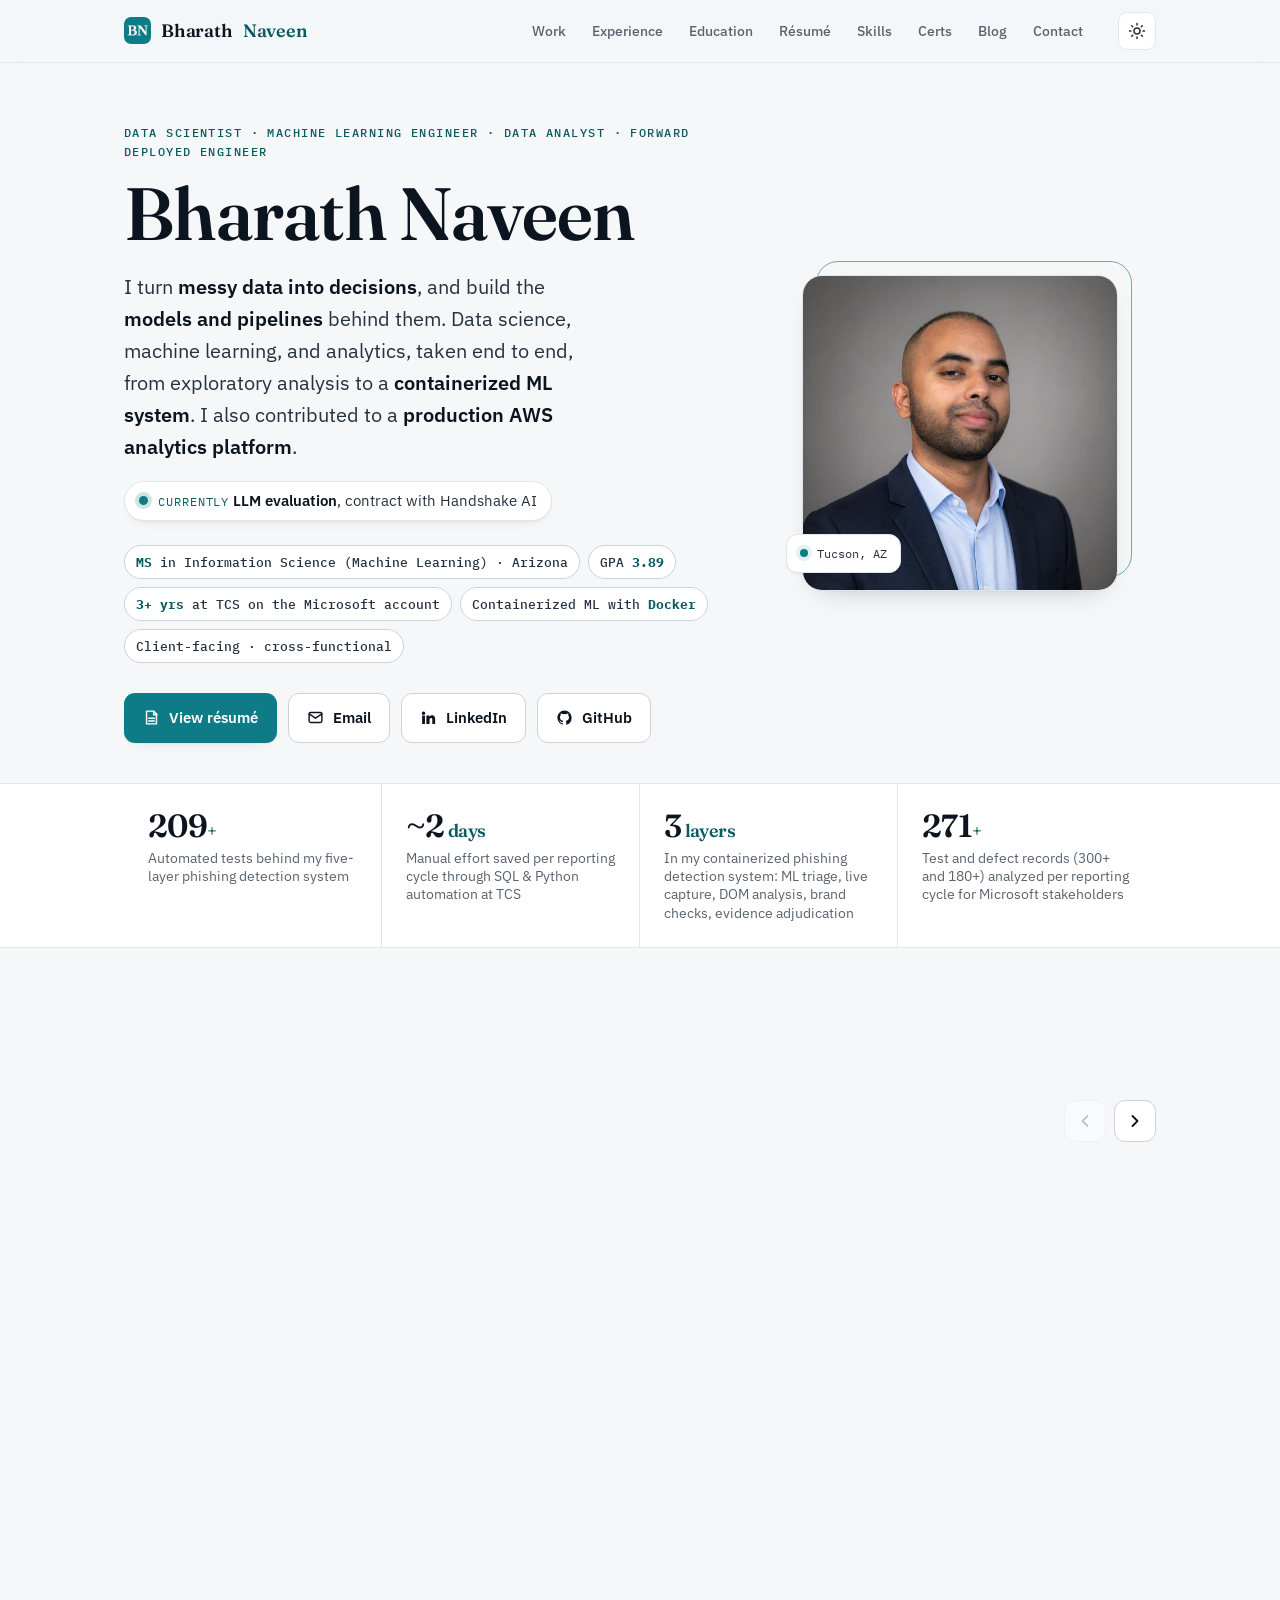
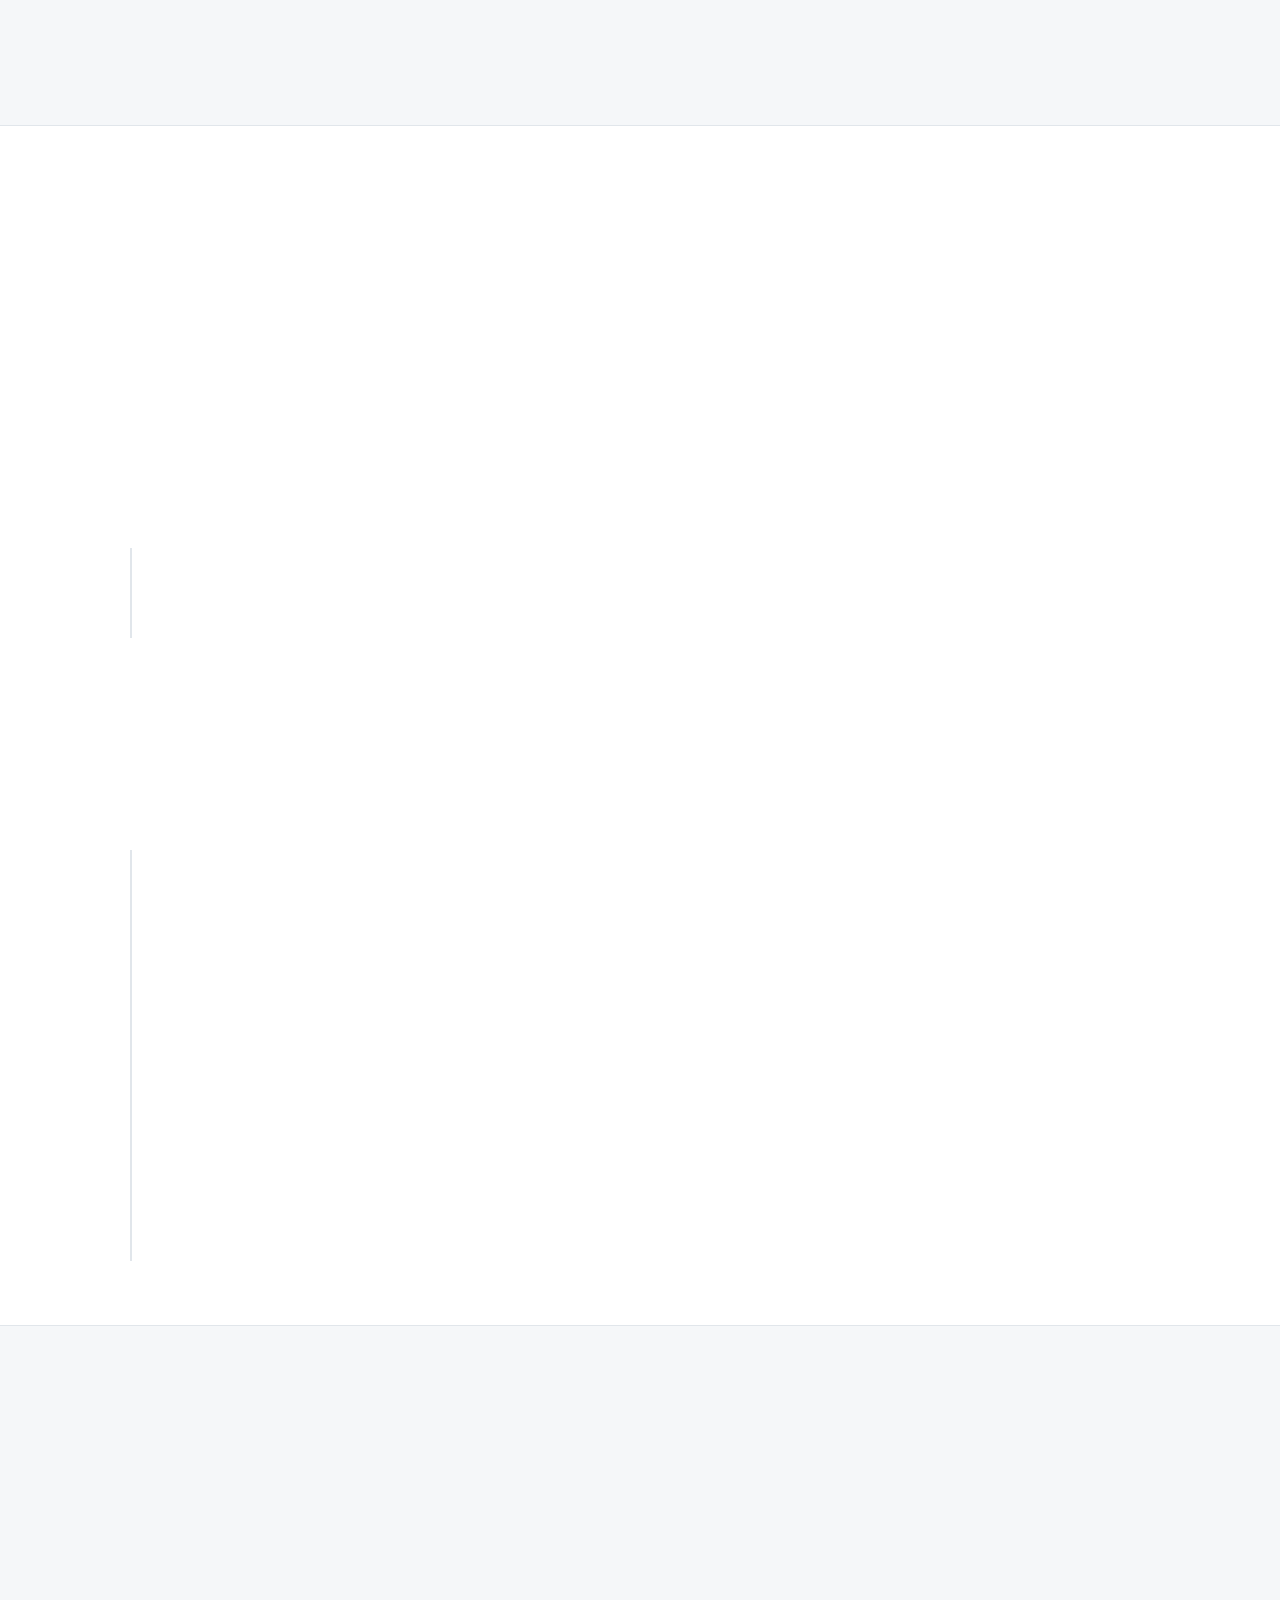
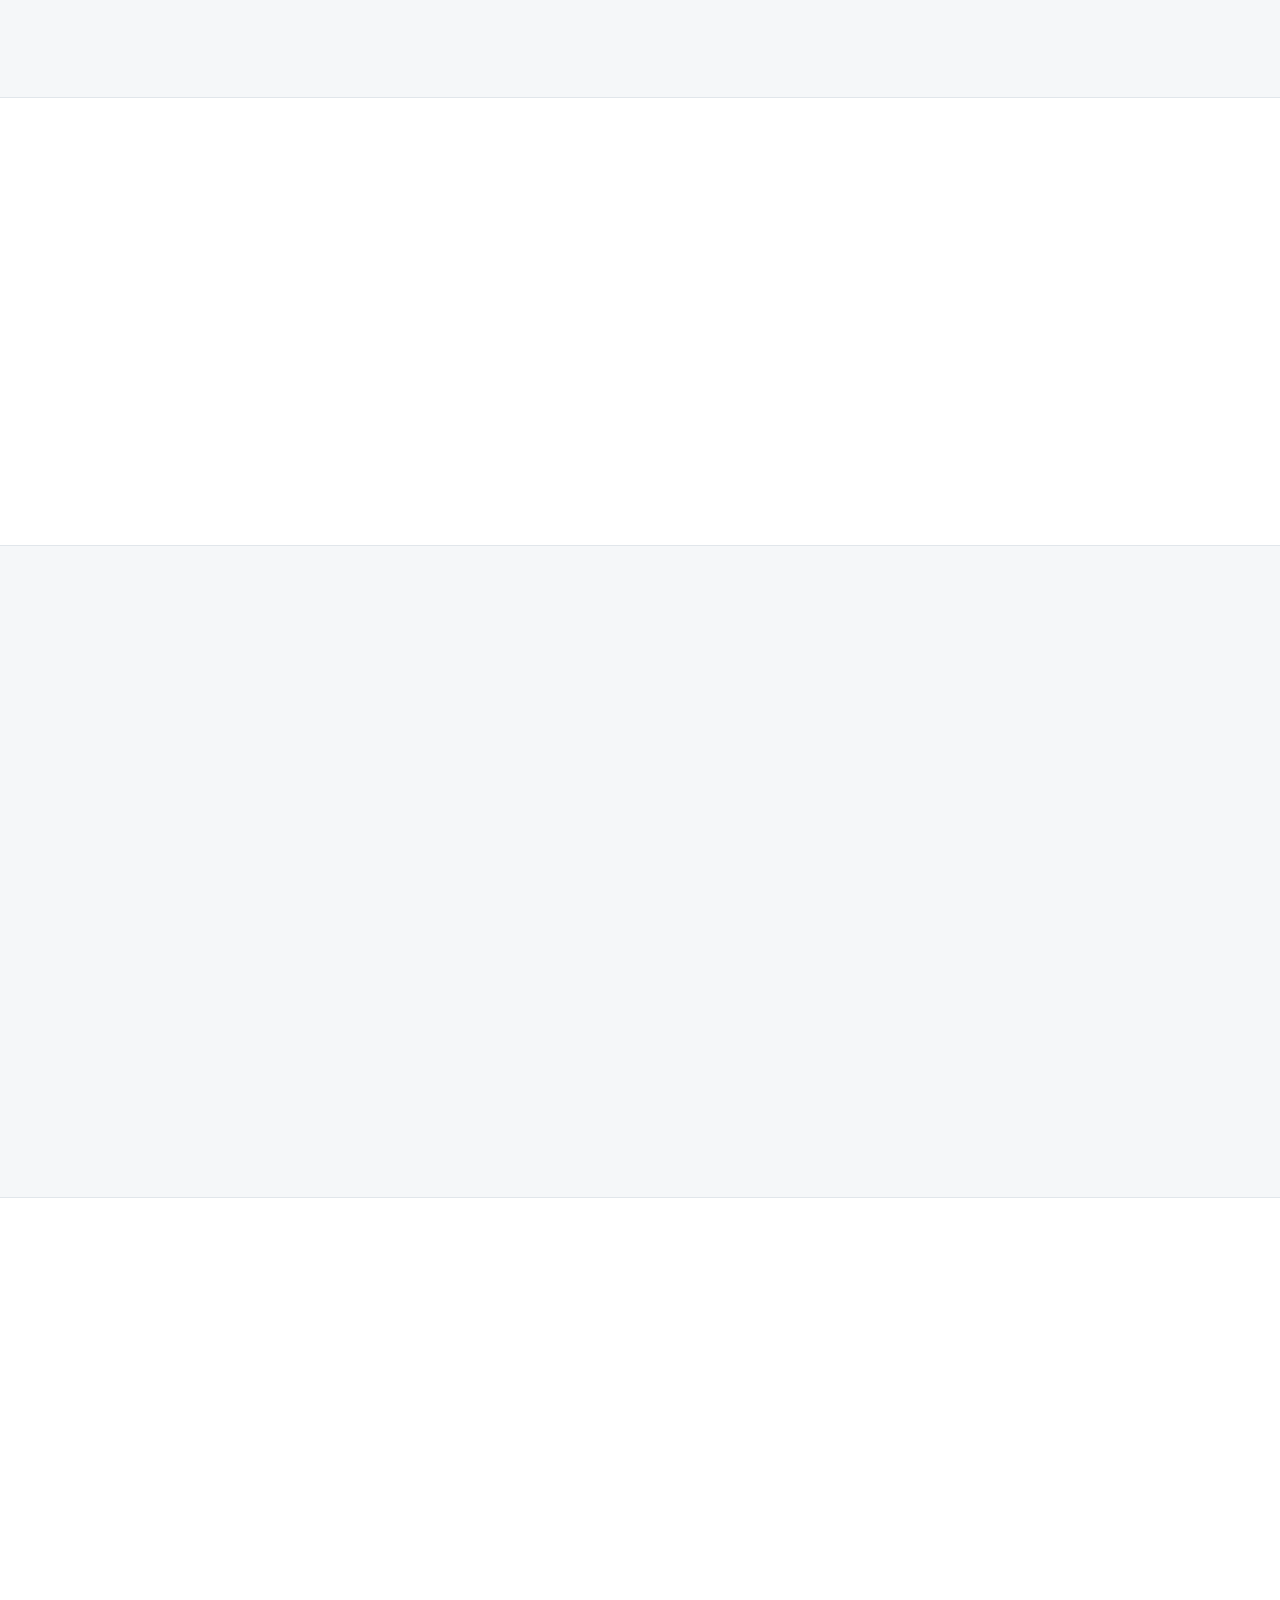
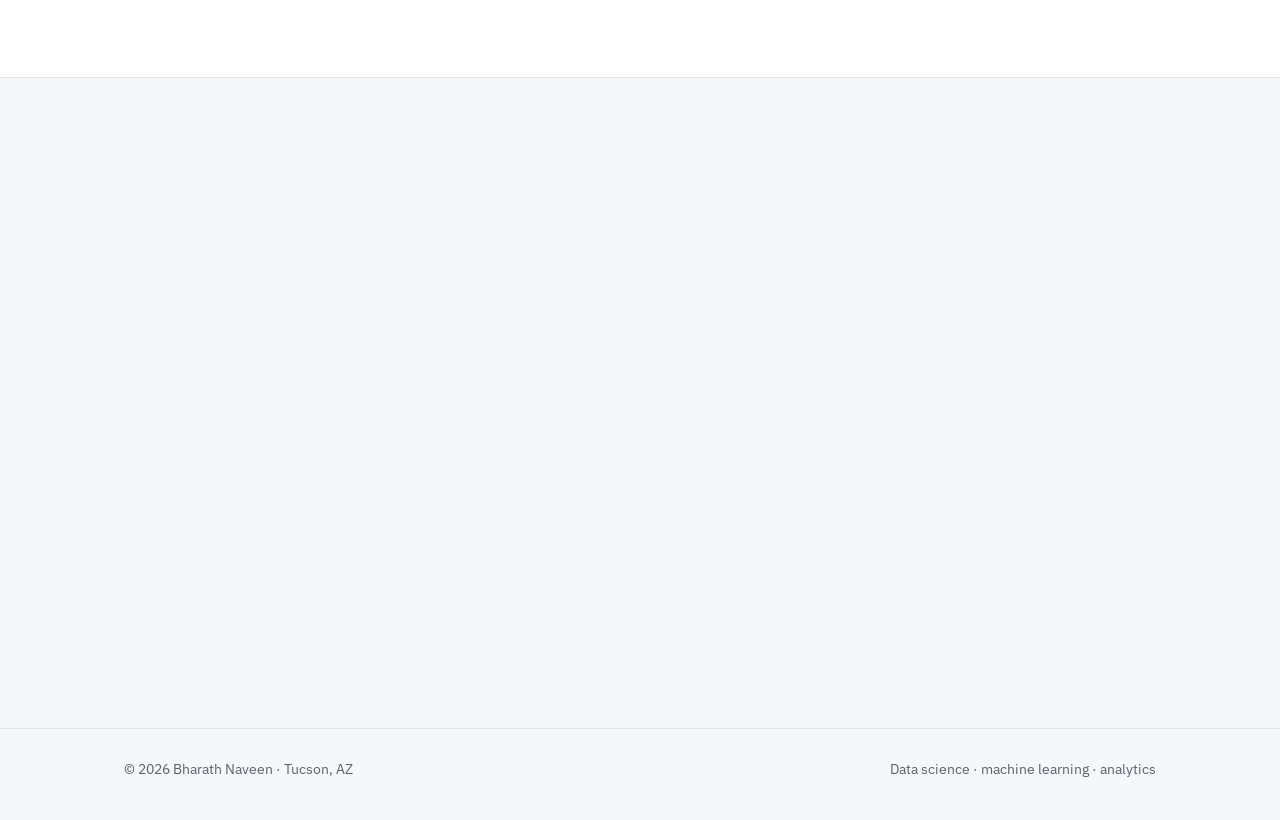
<file: index.html>
<!doctype html>
<html lang="en">
<head>
<meta charset="utf-8">
<meta name="viewport" content="width=device-width, initial-scale=1">
<title>Bharath Naveen</title>
<meta name="description" content="Bharath Naveen, Data Scientist, Machine Learning Engineer, Data Analyst, and Forward Deployed Engineer. 3+ years at TCS on the Microsoft account. Contributed to a production AWS analytics platform; built a containerized ML system.">
<link rel="icon" href="assets/favicon.ico" sizes="any">
<link rel="icon" type="image/png" sizes="32x32" href="assets/favicon-32.png">
<link rel="icon" type="image/png" sizes="16x16" href="assets/favicon-16.png">
<link rel="apple-touch-icon" href="assets/apple-touch-icon.png">
<link rel="preconnect" href="https://fonts.googleapis.com">
<link rel="preconnect" href="https://fonts.gstatic.com" crossorigin>
<link rel="stylesheet" href="https://fonts.googleapis.com/css2?family=Fraunces:opsz,wght@9..144,400;9..144,500;9..144,600;9..144,700&family=IBM+Plex+Sans:wght@400;500;600;700&family=IBM+Plex+Mono:wght@400;500;600&display=swap">

<style>
/* ============ TOKENS ============ */
:root{
  --paper:#F5F7F9;
  --surface:#FFFFFF;
  --surface-2:#EDF1F4;
  --ink:#0C1420;
  --ink-soft:#26313F;
  --muted:#59636F;
  --line:#E1E6EB;
  --line-strong:#CBD3DB;
  --accent:#0E7C86;
  --accent-strong:#0A5A62;
  --accent-wash:#E4F1F1;
  --amber:#B76A18;
  --shadow:0 1px 2px rgba(12,20,32,.04), 0 12px 32px -18px rgba(12,20,32,.28);
  --shadow-sm:0 1px 2px rgba(12,20,32,.05), 0 6px 18px -14px rgba(12,20,32,.30);
}
:root:not([data-theme="light"]){
  @media (prefers-color-scheme: dark){
    --paper:#090E15;
    --surface:#101A24;
    --surface-2:#17232F;
    --ink:#E8EDF2;
    --ink-soft:#C4CDD7;
    --muted:#93A0AE;
    --line:#213040;
    --line-strong:#324456;
    --accent:#2DC6C0;
    --accent-strong:#5BD8D1;
    --accent-wash:#0F2A2C;
    --amber:#D89143;
    --shadow:0 1px 2px rgba(0,0,0,.4), 0 18px 40px -20px rgba(0,0,0,.7);
    --shadow-sm:0 1px 2px rgba(0,0,0,.4), 0 10px 24px -16px rgba(0,0,0,.6);
  }
}
:root[data-theme="dark"]{
  --paper:#090E15;
  --surface:#101A24;
  --surface-2:#17232F;
  --ink:#E8EDF2;
  --ink-soft:#C4CDD7;
  --muted:#93A0AE;
  --line:#213040;
  --line-strong:#324456;
  --accent:#2DC6C0;
  --accent-strong:#5BD8D1;
  --accent-wash:#0F2A2C;
  --amber:#D89143;
  --shadow:0 1px 2px rgba(0,0,0,.4), 0 18px 40px -20px rgba(0,0,0,.7);
  --shadow-sm:0 1px 2px rgba(0,0,0,.4), 0 10px 24px -16px rgba(0,0,0,.6);
}

*{box-sizing:border-box}
html{scroll-behavior:smooth}
@media (prefers-reduced-motion: reduce){html{scroll-behavior:auto}}
body{
  margin:0;
  background:var(--paper);
  color:var(--ink);
  font-family:"IBM Plex Sans", system-ui, -apple-system, "Segoe UI", sans-serif;
  font-size:17px;
  line-height:1.6;
  -webkit-font-smoothing:antialiased;
  text-rendering:optimizeLegibility;
}
a{color:inherit;text-decoration:none}
h1,h2,h3{font-family:"Fraunces", Georgia, "Times New Roman", serif; text-wrap:balance; margin:0; font-weight:600; letter-spacing:-.01em; line-height:1.08}
p{margin:0}
:focus-visible{outline:2.5px solid var(--accent); outline-offset:3px; border-radius:4px}

.wrap{max-width:1080px; margin:0 auto; padding:0 24px}
.eyebrow{
  font-family:"IBM Plex Mono", ui-monospace, monospace;
  font-size:12px; font-weight:500; letter-spacing:.12em; text-transform:uppercase;
  color:var(--accent-strong); line-height:1.6;
}

/* ============ SKIP + NAV ============ */
.skip{position:absolute; left:-9999px; top:0; background:var(--accent); color:#fff; padding:10px 16px; z-index:100; border-radius:0 0 8px 0}
.skip:focus{left:0}

.nav{
  position:sticky; top:0; z-index:50;
  backdrop-filter:saturate(1.4) blur(10px);
  background:color-mix(in srgb, var(--paper) 82%, transparent);
  border-bottom:1px solid var(--line);
}
.nav-inner{max-width:1080px; margin:0 auto; padding:12px 24px; display:flex; align-items:center; gap:20px}
.brand{font-family:"Fraunces",serif; font-weight:600; font-size:18px; letter-spacing:-.01em}
.brand span{color:var(--accent-strong)}
.nav-links{margin-left:auto; display:flex; gap:4px; align-items:center}
.nav-links a{
  font-size:14px; color:var(--muted); padding:7px 11px; border-radius:8px; font-weight:500;
  transition:color .15s, background .15s;
}
.nav-links a:hover{color:var(--ink); background:var(--surface-2)}
@media (max-width:960px){ .nav-links a.jump{display:none} }
.ttoggle{
  display:inline-flex; align-items:center; justify-content:center;
  width:38px; height:38px; border-radius:9px; border:1px solid var(--line);
  background:var(--surface); color:var(--ink-soft); cursor:pointer; margin-left:4px;
  transition:border-color .15s, color .15s;
}
.ttoggle:hover{border-color:var(--line-strong); color:var(--ink)}
.ttoggle svg{width:18px; height:18px}
.ttoggle .moon{display:none}
:root[data-theme="dark"] .ttoggle .moon{display:block}
:root[data-theme="dark"] .ttoggle .sun{display:none}
@media (prefers-color-scheme:dark){ :root:not([data-theme="light"]) .ttoggle .moon{display:block} :root:not([data-theme="light"]) .ttoggle .sun{display:none} }

/* ============ HERO ============ */
.hero{padding:60px 0 40px}
.hero-grid{display:grid; grid-template-columns:1.35fr .9fr; gap:52px; align-items:center}
@media (max-width:820px){ .hero-grid{grid-template-columns:1fr; gap:34px} .hero{padding:40px 0 30px} }
.hero h1{font-size:clamp(44px, 7vw, 74px); margin:16px 0 0; line-height:1}
.hero .lead{font-size:clamp(17.5px,2.1vw,20px); color:var(--ink-soft); margin-top:20px; max-width:40ch}
.hero .lead b{color:var(--ink); font-weight:600}

.chips{display:flex; flex-wrap:wrap; gap:8px; margin-top:24px}
.chip{
  font-family:"IBM Plex Mono",monospace; font-size:12.5px; font-weight:500;
  padding:6px 11px; border-radius:999px; border:1px solid var(--line-strong);
  color:var(--ink-soft); background:var(--surface); white-space:nowrap;
}
.chip b{color:var(--accent-strong)}

.cta{display:flex; flex-wrap:wrap; gap:11px; margin-top:30px}
.btn{
  display:inline-flex; align-items:center; gap:9px; font-weight:600; font-size:15px;
  padding:12px 18px; border-radius:11px; border:1px solid transparent; cursor:pointer;
  transition:transform .12s ease, box-shadow .15s, background .15s, border-color .15s;
}
.btn svg{width:17px; height:17px}
.btn-primary{background:var(--accent); color:#fff; box-shadow:var(--shadow-sm)}
.btn-primary:hover{transform:translateY(-2px); box-shadow:var(--shadow)}
.btn-ghost{background:var(--surface); color:var(--ink); border-color:var(--line-strong)}
.btn-ghost:hover{transform:translateY(-2px); border-color:var(--accent); color:var(--accent-strong)}
@media (prefers-reduced-motion:reduce){ .btn:hover{transform:none} }

.portrait-wrap{position:relative; justify-self:center}
.portrait{
  width:clamp(240px, 30vw, 316px); aspect-ratio:1; border-radius:20px; object-fit:cover;
  border:1px solid var(--line); box-shadow:var(--shadow); display:block; position:relative; z-index:2;
}
.portrait-frame{
  position:absolute; inset:-14px -14px auto auto; width:100%; height:100%;
  border:1.5px solid var(--accent); border-radius:22px; z-index:1; opacity:.6;
}
.portrait-badge{
  position:absolute; z-index:3; left:-16px; bottom:18px;
  background:var(--surface); border:1px solid var(--line); border-radius:12px;
  padding:9px 13px; box-shadow:var(--shadow-sm); display:flex; align-items:center; gap:9px;
  font-family:"IBM Plex Mono",monospace; font-size:12px; color:var(--ink-soft);
}
.dot{width:8px; height:8px; border-radius:50%; background:var(--accent); box-shadow:0 0 0 4px var(--accent-wash)}
@media (max-width:820px){ .portrait-badge{left:auto; right:-6px} }

/* ============ PROOF BAR ============ */
.proof{border-top:1px solid var(--line); border-bottom:1px solid var(--line); background:var(--surface)}
.proof-grid{display:grid; grid-template-columns:repeat(4,1fr)}
.proof-cell{padding:26px 24px; border-right:1px solid var(--line)}
.proof-cell:last-child{border-right:none}
.proof-num{font-family:"Fraunces",serif; font-size:32px; font-weight:600; letter-spacing:-.02em; font-variant-numeric:tabular-nums; line-height:1}
.proof-num small{font-size:18px; color:var(--accent-strong)}
.proof-lab{font-size:13.5px; color:var(--muted); margin-top:7px; line-height:1.35}
@media (max-width:720px){ .proof-grid{grid-template-columns:repeat(2,1fr)} .proof-cell:nth-child(2){border-right:none} .proof-cell:nth-child(1),.proof-cell:nth-child(2){border-bottom:1px solid var(--line)} }

/* ============ SECTIONS ============ */
section.block{padding:64px 0}
.tint{background:var(--surface); border-top:1px solid var(--line); border-bottom:1px solid var(--line)}
.sec-head{display:flex; align-items:baseline; gap:16px; margin-bottom:14px}
.sec-head h2{font-size:clamp(28px,4vw,38px)}
.sec-head .idx{font-family:"IBM Plex Mono",monospace; font-size:13px; color:var(--muted); font-weight:500}
.sec-sub{color:var(--muted); font-size:15.5px; margin-bottom:32px; max-width:64ch}
.sec-sub b{color:var(--ink-soft)}

/* ---- Work cards ---- */
.cards{display:grid; grid-template-columns:1fr 1fr; gap:20px}
@media (max-width:760px){ .cards{grid-template-columns:1fr} }
.card{
  background:var(--surface); border:1px solid var(--line); border-radius:16px; padding:26px 26px 22px;
  box-shadow:var(--shadow-sm); display:flex; flex-direction:column; position:relative;
  transition:transform .14s ease, border-color .15s, box-shadow .15s;
}
.tint .card{background:var(--paper)}
.card:hover{transform:translateY(-3px); border-color:var(--line-strong); box-shadow:var(--shadow)}
@media (prefers-reduced-motion:reduce){ .card:hover{transform:none} }
.card.feature{grid-column:span 2}
@media (max-width:760px){ .card.feature{grid-column:span 1} }
.card-tags{display:flex; gap:8px; flex-wrap:wrap; margin-bottom:14px}
.tag{font-family:"IBM Plex Mono",monospace; font-size:11px; font-weight:500; letter-spacing:.07em; text-transform:uppercase; padding:4px 9px; border-radius:6px; background:var(--surface-2); color:var(--muted)}
.tint .tag{background:var(--surface)}
.tag.live{background:var(--accent-wash); color:var(--accent-strong); display:inline-flex; align-items:center; gap:6px}
.tag.live .dot{width:7px;height:7px; box-shadow:0 0 0 3px color-mix(in srgb, var(--accent) 22%, transparent)}
.card h3{font-size:23px; letter-spacing:-.015em}
.card .what{color:var(--ink-soft); margin-top:10px; font-size:16px; max-width:78ch}
.card .what b{color:var(--ink); font-weight:600}
.card-mid{display:flex; flex-wrap:wrap; gap:24px; margin-top:18px}
.metric .mnum{font-family:"Fraunces",serif; font-size:23px; font-weight:600; font-variant-numeric:tabular-nums; letter-spacing:-.02em; line-height:1}
.metric .mlab{font-family:"IBM Plex Mono",monospace; font-size:11px; color:var(--muted); text-transform:uppercase; letter-spacing:.06em; margin-top:5px}
.stack{display:flex; flex-wrap:wrap; gap:6px; margin-top:18px}
.pill{font-family:"IBM Plex Mono",monospace; font-size:11.5px; padding:4px 9px; border-radius:6px; border:1px solid var(--line); color:var(--muted)}
.card-foot{margin-top:auto; padding-top:20px; display:flex; gap:16px; align-items:center; flex-wrap:wrap}
.link{font-weight:600; font-size:14.5px; color:var(--accent-strong); display:inline-flex; align-items:center; gap:6px}
.link svg{width:15px; height:15px; transition:transform .15s}
.link:hover svg{transform:translate(2px,-2px)}
.note{font-size:13px; color:var(--muted)}

/* ---- Projects rail ---- */
.rail-head{display:flex; align-items:flex-end; justify-content:space-between; gap:16px; margin-bottom:22px}
.rail-head .sec-sub{margin-bottom:0}
.rail-arrows{display:flex; gap:8px; flex:none}
.rail-btn{width:42px; height:42px; border-radius:11px; border:1px solid var(--line-strong); background:var(--surface); color:var(--ink); cursor:pointer; display:flex; align-items:center; justify-content:center; transition:border-color .15s, color .15s}
.rail-btn:hover{border-color:var(--accent); color:var(--accent-strong)}
.rail-btn:disabled{opacity:.35; cursor:default; border-color:var(--line); color:var(--muted)}
.rail-btn svg{width:20px; height:20px}
@media (max-width:640px){ .rail-arrows{display:none} }
.proj-rail{display:flex; gap:18px; overflow-x:auto; scroll-snap-type:x mandatory; scroll-behavior:smooth; padding:14px 4px 30px; margin:-10px -4px -14px; scrollbar-width:none; -ms-overflow-style:none}
.proj-rail:focus-visible{outline:2.5px solid var(--accent); outline-offset:4px; border-radius:8px}
.proj-rail::-webkit-scrollbar{display:none}
.pcard{flex:0 0 clamp(288px, 84vw, 348px); scroll-snap-align:start; background:var(--surface); border:1px solid var(--line); border-radius:16px; padding:22px; box-shadow:var(--shadow-sm); display:flex; flex-direction:column; transition:border-color .15s, box-shadow .15s}
.pcard:hover{border-color:var(--line-strong); box-shadow:var(--shadow)}
.pcard .ptop{display:flex; align-items:center; justify-content:space-between; gap:10px; margin-bottom:12px}
.pcard .pdate{font-family:"IBM Plex Mono",monospace; font-size:11.5px; color:var(--muted); white-space:nowrap}
.pcard .tag.wip{background:transparent; border:1px dashed var(--line-strong); color:var(--muted)}
.pcard h3{font-size:20px; letter-spacing:-.01em}
.pcard .pwhat{color:var(--ink-soft); font-size:15px; margin-top:9px; display:-webkit-box; -webkit-box-orient:vertical; -webkit-line-clamp:5; line-clamp:5; overflow:hidden}
.pcard .pwhat b{color:var(--ink); font-weight:600}
.pcard .pstack{display:flex; flex-wrap:wrap; gap:6px; margin-top:16px; margin-bottom:18px}
.pcard{position:relative}
.pcard .pfoot{margin-top:auto; padding-top:15px; border-top:1px solid var(--line); display:flex; gap:14px; align-items:center; flex-wrap:wrap}
.pcard .pfoot .link::after{content:""; position:absolute; inset:0; z-index:1; border-radius:16px}
.pcard:hover .pfoot .link{text-decoration:underline}
.pcard .pfoot .trylink{position:relative; z-index:2; font-weight:600; font-size:13.5px; padding:6px 12px; border-radius:9px; border:1px solid var(--accent); color:var(--accent-strong); margin-left:auto}
.pcard .pfoot .trylink:hover{background:var(--accent-wash)}
.pcard .pthumb{display:block; width:calc(100% + 44px); max-width:none; height:128px; object-fit:cover; background:#0C1420; margin:-22px -22px 16px; border-radius:15px 15px 0 0}
.pcard .ptop{position:absolute; left:14px; right:14px; top:94px; margin:0}
.pcard .ptop .tag{background:rgba(255,255,255,.08); color:#C4CDD7; border:1px solid #324456}
.pcard .ptop .tag.wip{background:transparent; border:1px dashed #59636F; color:#C4CDD7}
.pcard .ptop .pdate{color:#93A0AE}

/* rail motion + polish */
.pcard{transition:border-color .18s ease, box-shadow .22s ease, transform .22s cubic-bezier(.22,.61,.36,1)}
.pcard:hover{border-color:var(--accent); transform:translateY(-5px); box-shadow:0 16px 38px -18px color-mix(in srgb, var(--accent) 40%, transparent), var(--shadow)}
.rail-btn{transition:border-color .15s, color .15s, transform .12s ease}
.rail-btn:active{transform:scale(.93)}
.proj-rail.grab{cursor:grab}
.proj-rail.dragging{cursor:grabbing; scroll-behavior:auto; scroll-snap-type:none; user-select:none}
@keyframes cardIn{from{opacity:0} to{opacity:1}}
.proj-rail.js-anim .pcard{opacity:0}
.proj-rail.js-anim.reveal .pcard{animation:cardIn .5s ease forwards}
.proj-rail.js-anim.reveal .pcard:nth-child(1){animation-delay:.03s}
.proj-rail.js-anim.reveal .pcard:nth-child(2){animation-delay:.10s}
.proj-rail.js-anim.reveal .pcard:nth-child(3){animation-delay:.17s}
.proj-rail.js-anim.reveal .pcard:nth-child(4){animation-delay:.24s}
.proj-rail.js-anim.reveal .pcard:nth-child(5){animation-delay:.31s}
.proj-rail.js-anim.reveal .pcard:nth-child(6){animation-delay:.38s}
.proj-rail.js-anim.reveal .pcard:nth-child(7){animation-delay:.45s}
@media (prefers-reduced-motion:reduce){ .pcard:hover{transform:none} .proj-rail.js-anim .pcard{opacity:1} }

/* ---- Experience ---- */
.xp{display:grid; grid-template-columns:1fr; gap:0; border-left:2px solid var(--line); margin-left:6px}
.xrow{position:relative; padding:0 0 34px 30px}
.xrow:last-child{padding-bottom:0}
.xrow::before{content:""; position:absolute; left:-8px; top:5px; width:13px; height:13px; border-radius:50%; background:var(--surface); border:2.5px solid var(--accent)}
.xrow .xtop{display:flex; flex-wrap:wrap; align-items:baseline; gap:6px 12px}
.xrole{font-family:"Fraunces",serif; font-size:20px; font-weight:600}
.xco{color:var(--accent-strong); font-weight:600; font-size:15px}
.xdate{font-family:"IBM Plex Mono",monospace; font-size:12.5px; color:var(--muted); margin-left:auto}
.xbody{color:var(--ink-soft); margin-top:8px; font-size:15.5px; max-width:74ch}
.xbody b{color:var(--ink); font-weight:600}

/* ---- Résumé card + modal ---- */
.resume-cta{display:flex; gap:22px; align-items:center; background:var(--surface); border:1px solid var(--line); border-radius:16px; padding:20px; box-shadow:var(--shadow-sm)}
.resume-thumb{flex:none; width:128px; height:166px; border-radius:9px; overflow:hidden; border:1px solid var(--line); box-shadow:var(--shadow-sm); display:block; cursor:pointer; position:relative; background:#fff}
.resume-thumb img{width:100%; height:100%; object-fit:cover; object-position:top center; display:block}
.resume-thumb::after{content:"View"; position:absolute; inset:auto 0 0 0; padding:14px 6px 6px; text-align:center; font-family:"IBM Plex Mono",monospace; font-size:11px; letter-spacing:.08em; text-transform:uppercase; color:#fff; background:linear-gradient(transparent, rgba(6,10,16,.78)); opacity:0; transition:opacity .15s}
.resume-thumb:hover::after{opacity:1}
.rc-body{flex:1; min-width:0}
.rc-body h3{font-size:21px}
.rc-body p{color:var(--muted); font-size:15px; margin-top:7px; max-width:48ch}
.rc-actions{display:flex; gap:10px; margin-top:16px; flex-wrap:wrap}
.btn-sm{padding:10px 15px; font-size:14px}
@media (max-width:560px){
  .resume-cta{flex-direction:column; align-items:stretch; gap:16px}
  .resume-thumb{width:100%; height:96px}
  .rc-actions .btn{flex:1; justify-content:center}
}

/* modal */
.modal[hidden]{display:none}
.modal{position:fixed; inset:0; z-index:100; display:flex; align-items:center; justify-content:center; padding:24px}
.modal-backdrop{position:absolute; inset:0; background:rgba(6,10,16,.74)}
.modal-panel{position:relative; z-index:1; background:var(--surface); border:1px solid var(--line); border-radius:14px; width:min(780px,100%); max-height:92vh; display:flex; flex-direction:column; overflow:hidden; box-shadow:var(--shadow)}
.modal-bar{display:flex; align-items:center; gap:12px; padding:13px 16px; border-bottom:1px solid var(--line)}
.modal-bar .mt{font-family:"Fraunces",serif; font-weight:600; font-size:18px; margin-right:auto}
.modal-close{width:36px; height:36px; border-radius:9px; border:1px solid var(--line); background:var(--paper); color:var(--ink); cursor:pointer; display:flex; align-items:center; justify-content:center; flex:none}
.modal-close:hover{border-color:var(--line-strong)}
.modal-close svg{width:18px; height:18px}
.modal-body{overflow-y:auto; padding:16px; display:flex; flex-direction:column; gap:14px; background:var(--surface-2)}
.modal-body img{width:100%; display:block; border:1px solid var(--line); border-radius:8px; background:#fff}
@media (max-width:560px){ .modal{padding:0} .modal-panel{width:100%; height:100%; max-height:100%; border-radius:0} }

/* ---- mobile polish ---- */
@media (max-width:640px){
  section.block{padding:46px 0}
  .hero{padding:32px 0 24px}
  .eyebrow{font-size:11px; letter-spacing:.1em}
  .proof-cell{padding:20px 16px}
  .cards{gap:16px}
}

/* ---- Skills ---- */
.skills{display:grid; grid-template-columns:repeat(3,1fr); gap:16px}
@media (max-width:760px){ .skills{grid-template-columns:1fr} }
.skgroup{background:var(--surface); border:1px solid var(--line); border-radius:14px; padding:18px 20px}
.tint .skgroup{background:var(--paper)}
.skgroup h4{margin:0 0 12px; font-family:"IBM Plex Mono",monospace; font-size:12px; font-weight:600; letter-spacing:.1em; text-transform:uppercase; color:var(--accent-strong)}
.sklist{display:flex; flex-wrap:wrap; gap:7px}
.sk{font-size:13.5px; padding:5px 10px; border-radius:7px; background:var(--surface-2); color:var(--ink-soft)}
.tint .sk{background:var(--surface)}

/* ---- Certifications ---- */
.certs-grid{display:grid; grid-template-columns:repeat(auto-fill, minmax(250px,1fr)); gap:16px}
.cert{display:flex; gap:14px; align-items:flex-start; background:var(--surface); border:1px solid var(--line); border-radius:14px; padding:18px; box-shadow:var(--shadow-sm); transition:transform .14s ease, border-color .15s}
.cert:hover{transform:translateY(-2px); border-color:var(--line-strong)}
@media (prefers-reduced-motion:reduce){ .cert:hover{transform:none} }
.cert-logo{flex:none; width:42px; height:42px; border-radius:10px; display:flex; align-items:center; justify-content:center; background:var(--surface-2); border:1px solid var(--line)}
.cert-logo svg{width:22px; height:22px}
.cert-b{min-width:0}
.cert-b h4{margin:0; font-family:"Fraunces",serif; font-size:16.5px; font-weight:600; line-height:1.18}
.cert-b .iss{font-size:13px; color:var(--muted); margin-top:3px}
.cert-b .vf{display:inline-flex; align-items:center; gap:5px; margin-top:10px; font-family:"IBM Plex Mono",monospace; font-size:11px; font-weight:500; color:var(--accent-strong); text-transform:uppercase; letter-spacing:.05em}
.cert-b .vf svg{width:13px; height:13px; transition:transform .15s}
.cert-b .vf:hover svg{transform:translate(2px,-2px)}
.learn-note{margin-top:20px; font-size:14.5px; color:var(--muted)}
.learn-note a{color:var(--accent-strong); font-weight:600}

/* ---- About / Contact ---- */
.about-grid{display:grid; grid-template-columns:1.1fr .9fr; gap:44px; align-items:start}
@media (max-width:760px){ .about-grid{grid-template-columns:1fr; gap:30px} }
.about p{color:var(--ink-soft); font-size:17px; max-width:60ch}
.about p + p{margin-top:16px}
.about-grid > *{min-width:0}
.contact-card .cv{overflow-wrap:anywhere}
.contact-card{background:var(--surface); border:1px solid var(--line); border-radius:16px; padding:26px; box-shadow:var(--shadow-sm)}
.tint .contact-card{background:var(--paper)}
.contact-card h3{font-size:22px}
.contact-list{margin-top:18px; display:flex; flex-direction:column; gap:2px}
.crow{display:flex; align-items:center; gap:13px; padding:11px 8px; border-radius:10px; transition:background .15s}
.crow:hover{background:var(--surface-2)}
.crow svg{width:19px; height:19px; color:var(--accent-strong); flex:none}
.crow .cl{font-family:"IBM Plex Mono",monospace; font-size:11px; text-transform:uppercase; letter-spacing:.08em; color:var(--muted)}
.crow .cv{font-size:15px; font-weight:500; color:var(--ink)}

footer{border-top:1px solid var(--line); padding:30px 0 40px; color:var(--muted); font-size:13.5px}
.foot-inner{display:flex; flex-wrap:wrap; gap:12px; align-items:center; justify-content:space-between}
.foot-inner a{color:var(--muted)}
.foot-inner a:hover{color:var(--accent-strong)}

/* ============ MOBILE NAV ============ */
.nav-right{display:flex; align-items:center; gap:6px}
.nav-toggle{
  display:none; width:38px; height:38px; border-radius:9px; border:1px solid var(--line);
  background:var(--surface); color:var(--ink-soft); cursor:pointer; position:relative;
  transition:border-color .15s, color .15s;
}
.nav-toggle:hover{border-color:var(--line-strong); color:var(--ink)}
.nav-toggle .bar{position:absolute; left:9px; right:9px; height:2px; background:currentColor; border-radius:2px; transition:transform .26s cubic-bezier(.22,.61,.36,1), opacity .18s ease}
.nav-toggle .bar:nth-child(1){top:12px}
.nav-toggle .bar:nth-child(2){top:18px}
.nav-toggle .bar:nth-child(3){top:24px}
.nav-toggle[aria-expanded="true"] .bar:nth-child(1){transform:translateY(6px) rotate(45deg)}
.nav-toggle[aria-expanded="true"] .bar:nth-child(2){opacity:0}
.nav-toggle[aria-expanded="true"] .bar:nth-child(3){transform:translateY(-6px) rotate(-45deg)}
.mobile-menu{display:none; overflow:hidden; border-bottom:1px solid transparent}
.mobile-menu .mm-inner{max-width:1080px; margin:0 auto; padding:6px 16px 14px; display:flex; flex-direction:column}
.mobile-menu a{padding:14px 12px; border-radius:10px; font-size:16px; font-weight:500; color:var(--ink-soft); border-bottom:1px solid var(--line)}
.mobile-menu a:last-child{border-bottom:none}
.mobile-menu a:active,.mobile-menu a:hover{background:var(--surface-2); color:var(--ink)}
@media (max-width:960px){
  .nav-links{display:none}
  .nav-toggle{display:inline-flex; align-items:center; justify-content:center}
  .nav-right{margin-left:auto}
  .mobile-menu{display:block; max-height:0; border-bottom-color:var(--line); transition:max-height .34s cubic-bezier(.22,.61,.36,1)}
  .mobile-menu.open{max-height:78vh}
}
@media (prefers-reduced-motion:reduce){ .mobile-menu{transition:none} .nav-toggle .bar{transition:none} }

/* ============ SCROLL REVEAL ============ */
.rv{opacity:0; transform:translateY(22px); transition:opacity .7s cubic-bezier(.22,.61,.36,1), transform .7s cubic-bezier(.22,.61,.36,1); will-change:opacity, transform}
.rv.in{opacity:1; transform:none}
@media (prefers-reduced-motion:reduce){ .rv{opacity:1; transform:none; transition:none} }

/* hero load-in */
@keyframes heroUp{from{opacity:0; transform:translateY(16px)} to{opacity:1; transform:none}}
.hero .eyebrow,.hero h1,.hero .lead,.hero .now-line,.hero .chips,.hero .cta,.portrait-wrap{opacity:0; animation:heroUp .75s cubic-bezier(.22,.61,.36,1) forwards}
.hero .eyebrow{animation-delay:.04s}
.hero h1{animation-delay:.12s}
.hero .lead{animation-delay:.22s}
.hero .now-line{animation-delay:.27s}
.hero .chips{animation-delay:.32s}
.hero .cta{animation-delay:.42s}
.portrait-wrap{animation-delay:.18s}
@media (prefers-reduced-motion:reduce){ .hero .eyebrow,.hero h1,.hero .lead,.hero .now-line,.hero .chips,.hero .cta,.portrait-wrap{opacity:1; animation:none} }

/* ============ BRAND LOGO + ORG LOGOS ============ */
.brand{display:inline-flex; align-items:center; gap:10px}
.brand-logo{width:27px; height:27px; border-radius:7px; display:block; flex:none}
.orglockup{margin-bottom:24px}
.orglogo-img{display:block; width:auto; margin:0 0 11px}
.orglogo-img.tcs{height:34px}
.orglogo-img.ua{height:60px; border-radius:8px; box-shadow:var(--shadow-sm)}
.orglogo-img.hs{height:30px}
.tcs-d,.hs-d{display:none}
:root[data-theme="dark"] .tcs-l,:root[data-theme="dark"] .hs-l{display:none}
:root[data-theme="dark"] .tcs-d,:root[data-theme="dark"] .hs-d{display:block}
@media (prefers-color-scheme:dark){ :root:not([data-theme="light"]) .tcs-l,:root:not([data-theme="light"]) .hs-l{display:none} :root:not([data-theme="light"]) .tcs-d,:root:not([data-theme="light"]) .hs-d{display:block} }
.orgmeta{font-size:14.5px; color:var(--muted)}
.xp + .orglockup{margin-top:40px}
.xrow.now::before{background:var(--accent); box-shadow:0 0 0 5px color-mix(in srgb, var(--accent) 22%, transparent)}
/* hero "currently" line */
.now-line{display:inline-flex; align-items:center; gap:10px; margin-top:18px; padding:7px 14px; border:1px solid var(--line); border-radius:999px; background:var(--surface); font-size:14.5px; color:var(--ink-soft); box-shadow:var(--shadow-sm)}
.now-line b{color:var(--ink); font-weight:600}
.now-line .now-dot{flex:none; width:9px; height:9px; border-radius:50%; background:var(--accent); box-shadow:0 0 0 4px color-mix(in srgb, var(--accent) 20%, transparent)}
.now-line .now-k{font-family:"IBM Plex Mono",monospace; font-size:11.5px; letter-spacing:.08em; text-transform:uppercase; color:var(--accent-strong)}
@media (max-width:560px){ .now-line{border-radius:14px; align-items:flex-start} .now-line .now-dot{margin-top:5px} }
/* mobile fit: hero column may shrink, long pills wrap instead of widening the page */
.hero-grid > *{min-width:0}
@media (max-width:560px){
  .hero .eyebrow{letter-spacing:.08em}
  .now-line{display:flex; max-width:100%; font-size:13.5px; padding:8px 12px; line-height:1.4}
  .now-line .now-k{display:block; font-size:10.5px}
  .chip{white-space:normal; max-width:100%}
  .hero .cta .btn{flex:1 1 calc(50% - 6px); justify-content:center}
  .xrole{font-size:18px; line-height:1.2}
  .xdate{margin-left:0; flex-basis:100%}
  .xrow{padding-left:22px}
}
/* resume preview: tap to zoom on phones */
@media (max-width:700px){
  .modal-body{overflow:auto}
  .modal-body img{cursor:zoom-in}
  .modal-body img.zoomed{width:230%; max-width:none; cursor:zoom-out}
  .modal-body::before{content:"Tap the page to zoom"; display:block; text-align:center; font-size:12.5px; color:var(--muted); margin-bottom:8px}
}

/* ---- Org banners: photo (or brand pattern) fading in behind each logo ---- */
.orglockup.photo{position:relative; isolation:isolate; overflow:hidden; display:flex; flex-direction:column; align-items:flex-start; justify-content:center; min-height:148px; padding:22px 24px; border:1px solid var(--line); border-radius:14px}
.orglockup.photo::before{content:""; position:absolute; inset:0 0 0 30%; z-index:-1; background:var(--photo) var(--pos,center)/cover no-repeat; opacity:.62; filter:saturate(.8); -webkit-mask-image:linear-gradient(to right, transparent 0, #000 var(--fade,62%)); mask-image:linear-gradient(to right, transparent 0, #000 var(--fade,62%))}
.orglockup.photo .orgmeta{max-width:30ch}
.orglockup.photo .orglogo-img.tcs{height:42px}
.orglockup.photo.remote{--hs:#D3FB52}
.orglockup.photo.remote::before{inset:0 0 0 34%; opacity:1; filter:none; background:radial-gradient(circle, var(--hs) 1.5px, transparent 1.9px) 0 0/20px 20px, linear-gradient(to right, transparent, #0B1016 85%)}
:root[data-theme="dark"] .orglockup.photo::before{opacity:.42}
:root[data-theme="dark"] .orglockup.photo.remote::before{opacity:.8; background:radial-gradient(circle, var(--hs) 1.4px, transparent 1.8px) 0 0/20px 20px, linear-gradient(to right, transparent, color-mix(in srgb, var(--hs) 12%, transparent))}
@media (prefers-color-scheme:dark){
  :root:not([data-theme="light"]) .orglockup.photo::before{opacity:.42}
  :root:not([data-theme="light"]) .orglockup.photo.remote::before{opacity:.8; background:radial-gradient(circle, var(--hs) 1.4px, transparent 1.8px) 0 0/20px 20px, linear-gradient(to right, transparent, color-mix(in srgb, var(--hs) 12%, transparent))}
}
@media (max-width:900px){ .orglockup.photo::before{inset:0 0 0 44%} .orglockup.photo .orgmeta{text-shadow:0 0 5px var(--surface), 0 0 10px var(--surface)} }
@media (max-width:560px){
  .orglockup.photo{min-height:120px; padding:18px}
  .orglockup.photo::before{inset:0 0 0 18%; opacity:.3}
  .orglockup.photo.remote::before{inset:0 0 0 70%}
}
</style>
</head>
<body>
<a class="skip" href="#work">Skip to work</a>

<nav class="nav">
  <div class="nav-inner">
    <a class="brand" href="#top"><img class="brand-logo" src="assets/apple-touch-icon.png" alt=""> Bharath <span>Naveen</span></a>
    <div class="nav-links">
      <a class="jump" href="#work">Work</a>
      <a class="jump" href="#experience">Experience</a>
      <a class="jump" href="#education">Education</a>
      <a class="jump" href="#resume">Résumé</a>
      <a class="jump" href="#skills">Skills</a>
      <a class="jump" href="#certs">Certs</a>
      <a class="jump" href="blog.html">Blog</a>
      <a class="jump" href="#contact">Contact</a>
    </div>
    <div class="nav-right">
      <button class="ttoggle" id="themeBtn" aria-label="Toggle light and dark theme">
        <svg class="sun" viewBox="0 0 24 24" fill="none" stroke="currentColor" stroke-width="2" stroke-linecap="round"><circle cx="12" cy="12" r="4"/><path d="M12 2v2M12 20v2M4.9 4.9l1.4 1.4M17.7 17.7l1.4 1.4M2 12h2M20 12h2M4.9 19.1l1.4-1.4M17.7 6.3l1.4-1.4"/></svg>
        <svg class="moon" viewBox="0 0 24 24" fill="none" stroke="currentColor" stroke-width="2" stroke-linecap="round" stroke-linejoin="round"><path d="M21 12.8A9 9 0 1 1 11.2 3a7 7 0 0 0 9.8 9.8z"/></svg>
      </button>
      <button class="nav-toggle" id="navToggle" aria-label="Open menu" aria-expanded="false" aria-controls="mobileMenu">
        <span class="bar"></span><span class="bar"></span><span class="bar"></span>
      </button>
    </div>
  </div>
  <div class="mobile-menu" id="mobileMenu">
    <div class="mm-inner">
      <a href="#work">Work</a>
      <a href="#experience">Experience</a>
      <a href="#education">Education</a>
      <a href="#resume">Résumé</a>
      <a href="#skills">Skills</a>
      <a href="#certs">Certs</a>
      <a href="blog.html">Blog</a>
      <a href="#about">About</a>
      <a href="#contact">Contact</a>
    </div>
  </div>
</nav>

<span id="top"></span>
<header class="hero">
  <div class="wrap hero-grid">
    <div>
      <p class="eyebrow">Data Scientist · Machine Learning Engineer · Data Analyst · Forward Deployed Engineer</p>
      <h1>Bharath Naveen</h1>
      <p class="lead">I turn <b>messy data into decisions</b>, and build the <b>models and pipelines</b> behind them. Data science, machine learning, and analytics, taken end to end, from exploratory analysis to a <b>containerized ML system</b>. I also contributed to a <b>production AWS analytics platform</b>.</p>
      <a class="now-line" href="#experience"><span class="now-dot" aria-hidden="true"></span><span><span class="now-k">Currently</span> <b>LLM evaluation</b>, contract with Handshake AI</span></a>
      <div class="chips">
        <span class="chip"><b>MS</b>&nbsp;in Information Science (Machine Learning) · Arizona</span>
        <span class="chip">GPA <b>3.89</b></span>
        <span class="chip"><b>3+ yrs</b>&nbsp;at TCS on the Microsoft account</span>
        <span class="chip">Containerized ML with <b>Docker</b></span>
        <span class="chip">Client-facing · cross-functional</span>
      </div>
      <div class="cta">
        <a class="btn btn-primary" href="assets/Bharath_Naveen_Resume.pdf" data-resume>
          <svg viewBox="0 0 24 24" fill="none" stroke="currentColor" stroke-width="2" stroke-linecap="round" stroke-linejoin="round"><path d="M9 3h6l4 4v14H5V3zM15 3v5h5M8 13h8M8 17h8"/></svg>
          View résumé
        </a>
        <a class="btn btn-ghost" href="mailto:bharathnaveen.bn@gmail.com">
          <svg viewBox="0 0 24 24" fill="none" stroke="currentColor" stroke-width="2" stroke-linecap="round" stroke-linejoin="round"><rect x="3" y="5" width="18" height="14" rx="2"/><path d="m3 7 9 6 9-6"/></svg>
          Email
        </a>
        <a class="btn btn-ghost" href="https://www.linkedin.com/in/bharath-naveen/" target="_blank" rel="noopener">
          <svg viewBox="0 0 24 24" fill="currentColor"><path d="M4.98 3.5a2.5 2.5 0 1 1 0 5 2.5 2.5 0 0 1 0-5zM3 9h4v12H3zM9 9h3.8v1.7h.05c.53-1 1.83-2.05 3.76-2.05 4.02 0 4.76 2.65 4.76 6.1V21h-4v-5.4c0-1.29-.02-2.95-1.8-2.95-1.8 0-2.07 1.4-2.07 2.85V21H9z"/></svg>
          LinkedIn
        </a>
        <a class="btn btn-ghost" href="https://github.com/Bharath-Naveen" target="_blank" rel="noopener">
          <svg viewBox="0 0 24 24" fill="currentColor"><path d="M12 2C6.48 2 2 6.58 2 12.25c0 4.53 2.87 8.37 6.84 9.73.5.1.68-.22.68-.49 0-.24-.01-.87-.01-1.71-2.78.62-3.37-1.37-3.37-1.37-.45-1.18-1.11-1.49-1.11-1.49-.91-.64.07-.62.07-.62 1 .07 1.53 1.06 1.53 1.06.89 1.56 2.34 1.11 2.91.85.09-.66.35-1.11.63-1.37-2.22-.26-4.56-1.14-4.56-5.06 0-1.12.39-2.03 1.03-2.75-.1-.26-.45-1.3.1-2.71 0 0 .84-.28 2.75 1.05a9.3 9.3 0 0 1 5 0c1.91-1.33 2.75-1.05 2.75-1.05.55 1.41.2 2.45.1 2.71.64.72 1.03 1.63 1.03 2.75 0 3.93-2.35 4.79-4.58 5.05.36.32.68.95.68 1.92 0 1.39-.01 2.51-.01 2.85 0 .27.18.6.69.49A10.03 10.03 0 0 0 22 12.25C22 6.58 17.52 2 12 2z"/></svg>
          GitHub
        </a>
      </div>
    </div>
    <div class="portrait-wrap">
      <span class="portrait-frame" aria-hidden="true"></span>
      <img class="portrait" src="assets/headshot.jpg" alt="Portrait of Bharath Naveen" width="316" height="316">
      <span class="portrait-badge"><span class="dot"></span>Tucson, AZ</span>
    </div>
  </div>
</header>

<div class="proof">
  <div class="wrap">
    <div class="proof-grid">
      <div class="proof-cell">
        <div class="proof-num"><span class="cnum" data-to="370" data-dec="0">0</span><small>+</small></div>
        <div class="proof-lab">Automated tests behind my five-layer phishing detection system</div>
      </div>
      <div class="proof-cell">
        <div class="proof-num">~<span class="cnum" data-to="3" data-dec="0">0</span><small>&nbsp;days</small></div>
        <div class="proof-lab">Manual effort saved per reporting cycle through SQL &amp; Python automation at TCS</div>
      </div>
      <div class="proof-cell">
        <div class="proof-num"><span class="cnum" data-to="5" data-dec="0">0</span><small>&nbsp;layers</small></div>
        <div class="proof-lab">In my containerized phishing detection system: ML triage, live capture, DOM analysis, brand checks, evidence adjudication</div>
      </div>
      <div class="proof-cell">
        <div class="proof-num"><span class="cnum" data-to="480" data-dec="0">0</span><small>+</small></div>
        <div class="proof-lab">Test and defect records (300+ and 180+) analyzed per reporting cycle for Microsoft stakeholders</div>
      </div>
    </div>
  </div>
</div>

<main>
<section class="block" id="work">
  <div class="wrap">
    <div class="sec-head"><span class="idx">01</span><h2>Selected work</h2></div>
    <div class="rail-head">
      <p class="sec-sub">Seven projects, from a five-layer ML system to data pipelines and databases, including one in progress and one planned. Swipe, or use the arrows; each card opens a write-up with a link to the code.</p>
      <div class="rail-arrows">
        <button class="rail-btn" data-prev aria-label="Previous projects"><svg viewBox="0 0 24 24" fill="none" stroke="currentColor" stroke-width="2.2" stroke-linecap="round" stroke-linejoin="round"><path d="M15 6l-6 6 6 6"/></svg></button>
        <button class="rail-btn" data-next aria-label="Next projects"><svg viewBox="0 0 24 24" fill="none" stroke="currentColor" stroke-width="2.2" stroke-linecap="round" stroke-linejoin="round"><path d="M9 6l6 6-6 6"/></svg></button>
      </div>
    </div>
    <!-- ============================================================
         PROJECT RAIL. To ADD a project: copy one <article class="pcard">
         ... </article> block below, paste it in, and edit the tag, date,
         title, description, tech pills, and the GitHub link.
         THUMBNAIL: each card starts with an <img class="pthumb"> pointing at
         assets/thumbs/<project>.svg. For a new project, draw one from
         assets/thumbs/_template.svg (rules are inside that file).
         DESCRIPTION: keep it to about 150 characters (4 lines on the card),
         strongest fact first. The full story goes on the project page.
    ============================================================ -->
    <div class="proj-rail" tabindex="0" aria-label="Projects, scroll horizontally">

      <!-- PROJECT CARD -->
      <article class="pcard">
        <img class="pthumb" src="assets/thumbs/phishing.svg" alt="" width="640" height="236" loading="lazy">
        <div class="ptop"><span class="tag">Machine Learning</span><span class="pdate">2026</span></div>
        <h3>Phishing Detection System</h3>
        <p class="pwhat">Solo MS capstone that rates any URL <b>likely phishing, uncertain, or likely legitimate</b> and explains why. On 136 real brand sites it never trained on, it flagged <b>4</b>.</p>
        <div class="pstack"><span class="pill">Python</span><span class="pill">LightGBM</span><span class="pill">XGBoost</span><span class="pill">Playwright</span><span class="pill">Streamlit</span><span class="pill">Docker</span><span class="pill">pytest</span></div>
        <div class="pfoot"><a class="link" href="projects/phishing-detection-system.html">View project <svg viewBox="0 0 24 24" fill="none" stroke="currentColor" stroke-width="2" stroke-linecap="round" stroke-linejoin="round"><path d="M7 17 17 7M8 7h9v9"/></svg></a><a class="trylink" href="projects/phishing-detection-system.html#try">Try it</a></div>
      </article>

      <!-- PROJECT CARD -->
      <article class="pcard">
        <img class="pthumb" src="assets/thumbs/cohort.svg" alt="" width="640" height="236" loading="lazy">
        <div class="ptop"><span class="tag">Data Engineering &middot; AWS</span><span class="pdate">Spring 2026</span></div>
        <h3>Cohort Analytics Platform</h3>
        <p class="pwhat">I prototyped a <b>Lambda backend with versioned plan history</b> and revert, as part of a team restructuring a University of Arizona degree-progress platform.</p>
        <div class="pstack"><span class="pill">AWS Lambda</span><span class="pill">DynamoDB</span><span class="pill">S3</span></div>
        <div class="pfoot"><a class="link" href="projects/cohort-analytics-platform.html">View project <svg viewBox="0 0 24 24" fill="none" stroke="currentColor" stroke-width="2" stroke-linecap="round" stroke-linejoin="round"><path d="M7 17 17 7M8 7h9v9"/></svg></a><a class="trylink" href="projects/cohort-analytics-platform.html#try">Try it</a></div>
      </article>

      <!-- PROJECT CARD -->
      <article class="pcard">
        <img class="pthumb" src="assets/thumbs/spam-detector.svg" alt="" width="640" height="236" loading="lazy">
        <div class="ptop"><span class="tag wip">Planned</span><span class="pdate">Not built yet</span></div>
        <h3>YouTube Comment Spam Detector</h3>
        <p class="pwhat"><b>Planned project.</b> A classifier to flag scam, bot, and spam comments on YouTube, built to favor recall, since a missed scam costs more than a false alarm.</p>
        <div class="pstack"><span class="pill">Python</span><span class="pill">scikit-learn</span><span class="pill">YouTube API</span></div>
        <div class="pfoot"><a class="link" href="projects/youtube-comment-spam-detector.html">View project <svg viewBox="0 0 24 24" fill="none" stroke="currentColor" stroke-width="2" stroke-linecap="round" stroke-linejoin="round"><path d="M7 17 17 7M8 7h9v9"/></svg></a></div>
      </article>

      <!-- PROJECT CARD -->
      <article class="pcard">
        <img class="pthumb" src="assets/thumbs/loan-default.svg" alt="" width="640" height="236" loading="lazy">
        <div class="ptop"><span class="tag">Predictive Modeling</span><span class="pdate">2025</span></div>
        <h3>Loan Default Prediction</h3>
        <p class="pwhat">Predicts which borrowers are likely to <b>default</b>, using German Credit data. I benchmarked five models; Gradient Boosting came out best at <b>ROC-AUC 0.77</b>.</p>
        <div class="pstack"><span class="pill">Python</span><span class="pill">Gradient Boosting</span><span class="pill">Random Forest</span><span class="pill">SVM</span><span class="pill">scikit-learn</span></div>
        <div class="pfoot"><a class="link" href="projects/loan-default-prediction.html">View project <svg viewBox="0 0 24 24" fill="none" stroke="currentColor" stroke-width="2" stroke-linecap="round" stroke-linejoin="round"><path d="M7 17 17 7M8 7h9v9"/></svg></a></div>
      </article>

      <!-- PROJECT CARD -->
      <article class="pcard">
        <img class="pthumb" src="assets/thumbs/bn-motors.svg" alt="" width="640" height="236" loading="lazy">
        <div class="ptop"><span class="tag">SQL &middot; Data modeling</span><span class="pdate">Oct 2025</span></div>
        <h3>BN Motors Database</h3>
        <p class="pwhat">A 25-table relational database for a <b>multi-store car dealership</b>: sales, service, financing, and parts, with 10 analytical queries and 3 reporting views.</p>
        <div class="pstack"><span class="pill">MySQL</span><span class="pill">SQL</span><span class="pill">ER modeling</span><span class="pill">Window functions</span></div>
        <div class="pfoot"><a class="link" href="projects/bn-motors-database.html">View project <svg viewBox="0 0 24 24" fill="none" stroke="currentColor" stroke-width="2" stroke-linecap="round" stroke-linejoin="round"><path d="M7 17 17 7M8 7h9v9"/></svg></a></div>
      </article>

      <!-- PROJECT CARD -->
      <article class="pcard">
        <img class="pthumb" src="assets/thumbs/autorisk.svg" alt="" width="640" height="236" loading="lazy">
        <div class="ptop"><span class="tag wip">In progress</span><span class="pdate">Jun 2026</span></div>
        <h3>AutoRisk</h3>
        <p class="pwhat">In progress: a <b>reliability score for used cars</b> in a student's budget. Built so far: the NHTSA data pipeline for 30 popular 2012 to 2014 models.</p>
        <div class="pstack"><span class="pill">Python</span><span class="pill">NHTSA API</span><span class="pill">pandas</span></div>
        <div class="pfoot"><a class="link" href="projects/autorisk.html">View project <svg viewBox="0 0 24 24" fill="none" stroke="currentColor" stroke-width="2" stroke-linecap="round" stroke-linejoin="round"><path d="M7 17 17 7M8 7h9v9"/></svg></a></div>
      </article>

      <!-- PROJECT CARD -->
      <article class="pcard">
        <img class="pthumb" src="assets/thumbs/youtube-pipeline.svg" alt="" width="640" height="236" loading="lazy">
        <div class="ptop"><span class="tag">Data Engineering</span><span class="pdate">Mar 2026</span></div>
        <h3>YouTube Analytics Pipeline</h3>
        <p class="pwhat">A class notebook that pulls stats for the <b>top 50 YouTube results</b> for one search query through the YouTube Data API and exports them to CSV and JSON.</p>
        <div class="pstack"><span class="pill">Python</span><span class="pill">YouTube API</span><span class="pill">pandas</span><span class="pill">JSON</span></div>
        <div class="pfoot"><a class="link" href="projects/youtube-analytics-pipeline.html">View project <svg viewBox="0 0 24 24" fill="none" stroke="currentColor" stroke-width="2" stroke-linecap="round" stroke-linejoin="round"><path d="M7 17 17 7M8 7h9v9"/></svg></a></div>
      </article>

    </div>
  </div>
</section>

<section class="block tint" id="experience">
  <div class="wrap">
    <div class="sec-head"><span class="idx">02</span><h2>Experience</h2></div>
    <p class="sec-sub">Currently designing evaluation challenges for <b>large language models</b> on contract with Handshake AI. Before that, 3+ years at Tata Consultancy Services on the <b>Microsoft account</b>, where I built the dashboards, SQL, and Python automation that stakeholders used for release decisions.</p>
    <div class="orglockup photo remote">
      <img class="orglogo-img hs hs-l" src="assets/handshake-black.png" alt="Handshake AI">
      <img class="orglogo-img hs hs-d" src="assets/handshake-white.png" alt="Handshake AI">
      <div class="orgmeta">Contract · Remote · Current</div>
    </div>
    <div class="xp">
      <div class="xrow now">
        <div class="xtop"><span class="xrole">AI Training &amp; Evaluation Contractor</span><span class="xco">Handshake AI</span><span class="xdate">Sep 2026 – Present</span></div>
        <p class="xbody">Design <b>evaluation challenges</b> that test the reasoning of large language models, and write <b>structured feedback</b> on model behavior.</p>
      </div>
    </div>
    <div class="orglockup photo" style="--photo:url(assets/bg-tcs.jpg); --pos:center 88%">
      <img class="orglogo-img tcs tcs-l" src="assets/tcsblack.png" alt="Tata Consultancy Services">
      <img class="orglogo-img tcs tcs-d" src="assets/tcswhite.png" alt="Tata Consultancy Services">
      <div class="orgmeta">Microsoft account · 3+ years</div>
    </div>
    <div class="xp">
      <div class="xrow">
        <div class="xtop"><span class="xrole">System Engineer, Data and Analytics</span><span class="xco">Microsoft account · TCS</span><span class="xdate">Apr 2023 – Aug 2024</span></div>
        <p class="xbody">Built two self-refreshing <b>Power BI</b> dashboards (bug tracking and feature delivery) for Microsoft stakeholders, replacing manual update cycles. Automated <b>SQL</b> querying and <b>Python</b> data collection, saving about 3 days of manual effort per reporting cycle, and ran <b>exploratory data analysis</b> across 300+ test and 180+ defect records each cycle for a cross-functional team of 8, turning findings into stakeholder-ready reporting.</p>
      </div>
      <div class="xrow">
        <div class="xtop"><span class="xrole">Associate System Engineer</span><span class="xco">Microsoft account · TCS</span><span class="xdate">Jul 2022 – Apr 2023</span></div>
        <p class="xbody">Led two analysts on delivery and <b>data-quality</b> standards, built automated workflows that cut manual data collection, and turned defect-trend analysis into recommendations for developers and QA leads.</p>
      </div>
      <div class="xrow">
        <div class="xtop"><span class="xrole">Assistant System Engineer, Trainee</span><span class="xco">Microsoft account · TCS</span><span class="xdate">Apr 2021 – Jun 2022</span></div>
        <p class="xbody">Executed 300+ structured checks across Microsoft-product environments, documenting results for QA reporting and building a foundation in structured problem-solving and data validation.</p>
      </div>
    </div>
  </div>
</section>

<section class="block" id="education">
  <div class="wrap">
    <div class="sec-head"><span class="idx">03</span><h2>Education</h2></div>
    <div class="orglockup photo" style="--photo:url(assets/bg-ua.jpg); --pos:center 77%; --fade:34%">
      <img class="orglogo-img ua" src="assets/UARed.png" alt="The University of Arizona">
      <div class="orgmeta">MS in Information Science (Machine Learning) · GPA 3.89 · Tucson, AZ</div>
    </div>
  </div>
</section>

<section class="block tint" id="resume">
  <div class="wrap">
    <div class="sec-head"><span class="idx">04</span><h2>Résumé</h2></div>
    <p class="sec-sub">Preview my full résumé in one click, or download the PDF to keep.</p>
    <div class="resume-cta">
      <a class="resume-thumb" href="assets/Bharath_Naveen_Resume.pdf" data-resume aria-label="Open résumé preview">
        <img src="assets/resume-p1.png" alt="Résumé preview">
      </a>
      <div class="rc-body">
        <h3>My résumé, in full</h3>
        <p>Open a clean preview right here on the page, or grab the PDF to keep. No leaving the site.</p>
        <div class="rc-actions">
          <a class="btn btn-primary btn-sm" href="assets/Bharath_Naveen_Resume.pdf" data-resume>
            <svg viewBox="0 0 24 24" fill="none" stroke="currentColor" stroke-width="2" stroke-linecap="round" stroke-linejoin="round"><path d="M2 12s3.5-7 10-7 10 7 10 7-3.5 7-10 7-10-7-10-7z"/><circle cx="12" cy="12" r="3"/></svg>
            View résumé
          </a>
          <a class="btn btn-ghost btn-sm" href="assets/Bharath_Naveen_Resume.pdf" download="Bharath_Naveen_Resume.pdf">
            <svg viewBox="0 0 24 24" fill="none" stroke="currentColor" stroke-width="2" stroke-linecap="round" stroke-linejoin="round"><path d="M12 3v12M7 10l5 5 5-5M5 21h14"/></svg>
            Download PDF
          </a>
        </div>
      </div>
    </div>
  </div>
</section>

<section class="block" id="skills">
  <div class="wrap">
    <div class="sec-head"><span class="idx">05</span><h2>Toolkit</h2></div>
    <p class="sec-sub">The tools and methods behind the work above.</p>
    <div class="skills">
      <div class="skgroup"><h4>Languages &amp; ML</h4><div class="sklist">
        <span class="sk">Python</span><span class="sk">SQL</span><span class="sk">scikit-learn</span><span class="sk">XGBoost</span><span class="sk">LightGBM</span><span class="sk">Random Forest</span><span class="sk">Gradient Boosting</span><span class="sk">SVM</span><span class="sk">Logistic Regression</span>
      </div></div>
      <div class="skgroup"><h4>Methods</h4><div class="sklist">
        <span class="sk">Exploratory data analysis</span><span class="sk">Feature engineering</span><span class="sk">Statistical modeling</span><span class="sk">Predictive modeling</span><span class="sk">Model evaluation</span>
      </div></div>
      <div class="skgroup"><h4>Data &amp; BI</h4><div class="sklist">
        <span class="sk">pandas</span><span class="sk">NumPy</span><span class="sk">Power BI</span><span class="sk">Excel</span><span class="sk">Streamlit</span>
      </div></div>
      <div class="skgroup"><h4>Cloud &amp; Data Engineering</h4><div class="sklist">
        <span class="sk">AWS (Lambda, DynamoDB, S3)</span><span class="sk">Docker</span><span class="sk">Docker Compose</span><span class="sk">Git</span><span class="sk">CI/CD</span><span class="sk">Data pipelines</span><span class="sk">ER modeling</span><span class="sk">MySQL</span>
      </div></div>
      <div class="skgroup"><h4>Web, Automation &amp; Testing</h4><div class="sklist">
        <span class="sk">Playwright</span><span class="sk">BeautifulSoup</span><span class="sk">pytest</span><span class="sk">Workflow automation</span>
      </div></div>
    </div>
  </div>
</section>

<section class="block tint" id="certs">
  <div class="wrap">
    <div class="sec-head"><span class="idx">06</span><h2>Certifications</h2></div>
    <p class="sec-sub">Verified credentials, each linked to its public verification on Credly.</p>
    <div class="certs-grid">

      <!-- CERT CARD -->
      <div class="cert">
        <div class="cert-logo"><svg viewBox="0 0 24 24"><rect x="1" y="1" width="10" height="10" fill="#F25022"/><rect x="13" y="1" width="10" height="10" fill="#7FBA00"/><rect x="1" y="13" width="10" height="10" fill="#00A4EF"/><rect x="13" y="13" width="10" height="10" fill="#FFB900"/></svg></div>
        <div class="cert-b">
          <h4>Azure Fundamentals</h4>
          <div class="iss">Microsoft Certified &middot; 2023</div>
          <a class="vf" href="https://www.credly.com/badges/98060287-4013-4d72-af41-7c59716db093/public_url" target="_blank" rel="noopener">Verify on Credly <svg viewBox="0 0 24 24" fill="none" stroke="currentColor" stroke-width="2" stroke-linecap="round" stroke-linejoin="round"><path d="M7 17 17 7M8 7h9v9"/></svg></a>
        </div>
      </div>

      <!-- CERT CARD -->
      <div class="cert">
        <div class="cert-logo"><svg viewBox="0 0 24 24"><rect x="1" y="1" width="10" height="10" fill="#F25022"/><rect x="13" y="1" width="10" height="10" fill="#7FBA00"/><rect x="1" y="13" width="10" height="10" fill="#00A4EF"/><rect x="13" y="13" width="10" height="10" fill="#FFB900"/></svg></div>
        <div class="cert-b">
          <h4>Excel Associate</h4>
          <div class="iss">Microsoft Office Specialist &middot; 2023</div>
          <a class="vf" href="https://www.credly.com/badges/4a37b610-2d13-473d-be90-e3dc510c03a4/public_url" target="_blank" rel="noopener">Verify on Credly <svg viewBox="0 0 24 24" fill="none" stroke="currentColor" stroke-width="2" stroke-linecap="round" stroke-linejoin="round"><path d="M7 17 17 7M8 7h9v9"/></svg></a>
        </div>
      </div>

      <!-- CERT CARD -->
      <div class="cert">
        <div class="cert-logo"><svg viewBox="0 0 24 24"><rect x="1" y="1" width="10" height="10" fill="#F25022"/><rect x="13" y="1" width="10" height="10" fill="#7FBA00"/><rect x="1" y="13" width="10" height="10" fill="#00A4EF"/><rect x="13" y="13" width="10" height="10" fill="#FFB900"/></svg></div>
        <div class="cert-b">
          <h4>Word Expert</h4>
          <div class="iss">Microsoft Office Specialist &middot; 2022</div>
          <a class="vf" href="https://www.credly.com/badges/79575e30-076a-40ad-b384-4bc301f587b9/public_url" target="_blank" rel="noopener">Verify on Credly <svg viewBox="0 0 24 24" fill="none" stroke="currentColor" stroke-width="2" stroke-linecap="round" stroke-linejoin="round"><path d="M7 17 17 7M8 7h9v9"/></svg></a>
        </div>
      </div>

      <!-- CERT CARD -->
      <div class="cert">
        <div class="cert-logo"><svg viewBox="0 0 24 24"><rect x="1" y="1" width="10" height="10" fill="#F25022"/><rect x="13" y="1" width="10" height="10" fill="#7FBA00"/><rect x="1" y="13" width="10" height="10" fill="#00A4EF"/><rect x="13" y="13" width="10" height="10" fill="#FFB900"/></svg></div>
        <div class="cert-b">
          <h4>PowerPoint Associate</h4>
          <div class="iss">Microsoft Office Specialist &middot; 2022</div>
          <a class="vf" href="https://www.credly.com/badges/b8a7d27d-b70c-4657-a92c-b1c947df03fc/public_url" target="_blank" rel="noopener">Verify on Credly <svg viewBox="0 0 24 24" fill="none" stroke="currentColor" stroke-width="2" stroke-linecap="round" stroke-linejoin="round"><path d="M7 17 17 7M8 7h9v9"/></svg></a>
        </div>
      </div>

    </div>  </div>
</section>

<section class="block" id="about">
  <div class="wrap about-grid">
    <div class="about">
      <div class="sec-head"><span class="idx">07</span><h2>About</h2></div>
      <p>I am a data scientist and machine learning engineer who likes owning the full arc of a problem: taking something ambiguous and messy, doing the exploratory analysis to understand it, and building it all the way through to a working system other people can use.</p>
      <p>I hold an MS in Information Science (Machine Learning) from the University of Arizona (GPA 3.89), and before that I spent 3+ years at Tata Consultancy Services on the Microsoft account, in a client-facing role turning raw data into decisions and building the automation and reporting behind them. That mix, technical depth plus working directly with stakeholders, is exactly what data science, analytics, and forward-deployed roles ask for. I am open to relocating.</p>
      <p>Right now I am doing contract work with Handshake AI, designing evaluation challenges for large language model reasoning and writing structured feedback on model behavior. It has taught me how hard it is to test a strong model fairly, which is the kind of judgment teams need when they put models in front of real users.</p>
    </div>
    <aside class="contact-card" id="contact">
      <h3>Let&rsquo;s talk</h3>
      <p style="color:var(--muted); font-size:14.5px; margin-top:8px">Open to Data Scientist, ML Engineer, Data Analyst, and Forward Deployed Engineer roles.</p>
      <div class="contact-list">
        <a class="crow" href="mailto:bharathnaveen.bn@gmail.com">
          <svg viewBox="0 0 24 24" fill="none" stroke="currentColor" stroke-width="2" stroke-linecap="round" stroke-linejoin="round"><rect x="3" y="5" width="18" height="14" rx="2"/><path d="m3 7 9 6 9-6"/></svg>
          <span><span class="cl">Email</span><br><span class="cv">bharathnaveen.bn@gmail.com</span></span>
        </a>
        <a class="crow" href="tel:+15203559462">
          <svg viewBox="0 0 24 24" fill="none" stroke="currentColor" stroke-width="2" stroke-linecap="round" stroke-linejoin="round"><path d="M22 16.9v3a2 2 0 0 1-2.2 2 19.8 19.8 0 0 1-8.6-3 19.5 19.5 0 0 1-6-6 19.8 19.8 0 0 1-3-8.6A2 2 0 0 1 4.1 2h3a2 2 0 0 1 2 1.7c.1.9.3 1.8.6 2.6a2 2 0 0 1-.5 2.1L8 9.6a16 16 0 0 0 6 6l1.2-1.2a2 2 0 0 1 2.1-.5c.8.3 1.7.5 2.6.6a2 2 0 0 1 1.7 2z"/></svg>
          <span><span class="cl">Phone</span><br><span class="cv">+1 520-355-9462</span></span>
        </a>
        <a class="crow" href="https://www.linkedin.com/in/bharath-naveen/" target="_blank" rel="noopener">
          <svg viewBox="0 0 24 24" fill="currentColor"><path d="M4.98 3.5a2.5 2.5 0 1 1 0 5 2.5 2.5 0 0 1 0-5zM3 9h4v12H3zM9 9h3.8v1.7h.05c.53-1 1.83-2.05 3.76-2.05 4.02 0 4.76 2.65 4.76 6.1V21h-4v-5.4c0-1.29-.02-2.95-1.8-2.95-1.8 0-2.07 1.4-2.07 2.85V21H9z"/></svg>
          <span><span class="cl">LinkedIn</span><br><span class="cv">in/bharath-naveen</span></span>
        </a>
        <a class="crow" href="https://github.com/Bharath-Naveen" target="_blank" rel="noopener">
          <svg viewBox="0 0 24 24" fill="currentColor"><path d="M12 2C6.48 2 2 6.58 2 12.25c0 4.53 2.87 8.37 6.84 9.73.5.1.68-.22.68-.49 0-.24-.01-.87-.01-1.71-2.78.62-3.37-1.37-3.37-1.37-.45-1.18-1.11-1.49-1.11-1.49-.91-.64.07-.62.07-.62 1 .07 1.53 1.06 1.53 1.06.89 1.56 2.34 1.11 2.91.85.09-.66.35-1.11.63-1.37-2.22-.26-4.56-1.14-4.56-5.06 0-1.12.39-2.03 1.03-2.75-.1-.26-.45-1.3.1-2.71 0 0 .84-.28 2.75 1.05a9.3 9.3 0 0 1 5 0c1.91-1.33 2.75-1.05 2.75-1.05.55 1.41.2 2.45.1 2.71.64.72 1.03 1.63 1.03 2.75 0 3.93-2.35 4.79-4.58 5.05.36.32.68.95.68 1.92 0 1.39-.01 2.51-.01 2.85 0 .27.18.6.69.49A10.03 10.03 0 0 0 22 12.25C22 6.58 17.52 2 12 2z"/></svg>
          <span><span class="cl">GitHub</span><br><span class="cv">github.com/Bharath-Naveen</span></span>
        </a>
      </div>
    </aside>
  </div>
</section>
</main>

<div class="modal" id="resumeModal" hidden>
  <div class="modal-backdrop" data-close></div>
  <div class="modal-panel" role="dialog" aria-modal="true" aria-label="Bharath Naveen résumé">
    <div class="modal-bar">
      <span class="mt">Résumé</span>
      <a class="btn btn-primary btn-sm" href="assets/Bharath_Naveen_Resume.pdf" download="Bharath_Naveen_Resume.pdf">
        <svg viewBox="0 0 24 24" fill="none" stroke="currentColor" stroke-width="2" stroke-linecap="round" stroke-linejoin="round"><path d="M12 3v12M7 10l5 5 5-5M5 21h14"/></svg>
        Download PDF
      </a>
      <button class="modal-close" data-close aria-label="Close résumé preview">
        <svg viewBox="0 0 24 24" fill="none" stroke="currentColor" stroke-width="2.2" stroke-linecap="round"><path d="M6 6l12 12M18 6L6 18"/></svg>
      </button>
    </div>
    <div class="modal-body">
      <img src="assets/resume-p1.png" alt="Résumé page 1">
    </div>
  </div>
</div>

<footer>
  <div class="wrap foot-inner">
    <span>&copy; <span id="yr"></span> Bharath Naveen · Tucson, AZ</span>
    <span>Data science · machine learning · analytics</span>
  </div>
</footer>

<script>
(function(){
  var root=document.documentElement, btn=document.getElementById('themeBtn');
  function cur(){ return root.getAttribute('data-theme') || (window.matchMedia('(prefers-color-scheme: dark)').matches?'dark':'light'); }
  btn.addEventListener('click', function(){
    root.setAttribute('data-theme', cur()==='dark'?'light':'dark');
  });
  document.getElementById('yr').textContent=new Date().getFullYear();
})();
(function(){
  var modal=document.getElementById('resumeModal'); if(!modal) return;
  var lastFocus=null;
  function open(e){ if(e){e.preventDefault();} lastFocus=document.activeElement; modal.hidden=false; document.body.style.overflow='hidden'; var c=modal.querySelector('.modal-close'); if(c){c.focus();} }
  function close(){ modal.hidden=true; document.body.style.overflow=''; if(lastFocus&&lastFocus.focus){lastFocus.focus();} }
  Array.prototype.forEach.call(document.querySelectorAll('[data-resume]'), function(o){ o.addEventListener('click', open); });
  Array.prototype.forEach.call(modal.querySelectorAll('[data-close]'), function(c){ c.addEventListener('click', close); });
  document.addEventListener('keydown', function(e){ if(e.key==='Escape' && !modal.hidden){ close(); } });
})();
(function(){
  var rails=document.querySelectorAll('.proj-rail');
  Array.prototype.forEach.call(rails, function(rail){
    var sec=rail.closest('section'); if(!sec) return;
    var prev=sec.querySelector('[data-prev]'), next=sec.querySelector('[data-next]');
    function step(){ var c=rail.querySelector('.pcard'); return c ? c.getBoundingClientRect().width + 18 : 320; }
    function upd(){ if(prev) prev.disabled = rail.scrollLeft <= 4; if(next) next.disabled = rail.scrollLeft + rail.clientWidth >= rail.scrollWidth - 4; }
    if(prev) prev.addEventListener('click', function(){ rail.scrollBy({left:-step(), behavior:'smooth'}); });
    if(next) next.addEventListener('click', function(){ rail.scrollBy({left:step(), behavior:'smooth'}); });
    rail.addEventListener('scroll', upd, {passive:true}); window.addEventListener('resize', upd); upd();
  });
})();
(function(){
  var reduce = window.matchMedia('(prefers-reduced-motion: reduce)').matches;
  Array.prototype.forEach.call(document.querySelectorAll('.proj-rail'), function(rail){
    rail.classList.add('grab');
    var down=false, sx=0, sl=0, moved=false;
    rail.addEventListener('pointerdown', function(e){
      if(e.pointerType==='touch') return;
      if(e.button!==undefined && e.button!==0) return;
      down=true; moved=false; sx=e.clientX; sl=rail.scrollLeft;
    });
    rail.addEventListener('pointermove', function(e){
      if(!down) return;
      var dx=e.clientX - sx;
      if(!moved && Math.abs(dx)>5){ moved=true; rail.classList.add('dragging'); }
      if(moved){ rail.scrollLeft = sl - dx; }
    });
    function end(){ if(!down) return; down=false; rail.classList.remove('dragging'); }
    window.addEventListener('pointerup', end);
    window.addEventListener('pointercancel', end);
    rail.addEventListener('click', function(e){ if(moved){ e.preventDefault(); e.stopPropagation(); } }, true);
    if(!reduce && 'IntersectionObserver' in window){
      rail.classList.add('js-anim');
      var io=new IntersectionObserver(function(ents){ ents.forEach(function(en){ if(en.isIntersecting){ rail.classList.add('reveal'); } else { rail.classList.remove('reveal'); } }); }, {threshold:.12});
      io.observe(rail);
    }
  });
})();
/* ---- mobile menu ---- */
(function(){
  var t=document.getElementById('navToggle'), m=document.getElementById('mobileMenu');
  if(!t||!m) return;
  function set(open){ t.setAttribute('aria-expanded', open?'true':'false'); t.setAttribute('aria-label', open?'Close menu':'Open menu'); m.classList.toggle('open', open); }
  t.addEventListener('click', function(){ set(t.getAttribute('aria-expanded')!=='true'); });
  Array.prototype.forEach.call(m.querySelectorAll('a'), function(a){ a.addEventListener('click', function(){ set(false); }); });
  document.addEventListener('keydown', function(e){ if(e.key==='Escape') set(false); });
  window.addEventListener('resize', function(){ if(window.innerWidth>720) set(false); });
})();
/* ---- scroll reveal ---- */
(function(){
  var reduce=window.matchMedia('(prefers-reduced-motion: reduce)').matches;
  if(reduce || !('IntersectionObserver' in window)) return;
  var targets=[].slice.call(document.querySelectorAll('.sec-head, .sec-sub, .orglockup, .proof-cell, .xrow, .resume-cta, .skgroup, .cert, .about p, .contact-card'));
  if(!targets.length) return;
  targets.forEach(function(el){
    el.classList.add('rv');
    var i=0, s=el;
    while(s.previousElementSibling){ s=s.previousElementSibling; if(s.classList && s.classList.contains('rv')) i++; }
    el.style.transitionDelay=(Math.min(i,6)*0.07)+'s';
  });
  /* replays every time: fades in once 12% is on screen, resets only after fully leaving the viewport */
  var io=new IntersectionObserver(function(ents){ ents.forEach(function(en){
    if(en.intersectionRatio>=.12){ en.target.classList.add('in'); }
    else if(!en.isIntersecting){ en.target.classList.remove('in'); }
  }); }, {threshold:[0,.12]});
  targets.forEach(function(el){ io.observe(el); });
})();
/* ---- stat count-up ---- */
(function(){
  var reduce=window.matchMedia('(prefers-reduced-motion: reduce)').matches;
  var nums=[].slice.call(document.querySelectorAll('.cnum'));
  if(!nums.length) return;
  function fmt(v,dec){ return dec>0 ? v.toFixed(dec) : Math.round(v).toString(); }
  function run(el){
    var to=parseFloat(el.getAttribute('data-to')), dec=parseInt(el.getAttribute('data-dec'),10)||0;
    if(reduce || !('requestAnimationFrame' in window)){ el.textContent=fmt(to,dec); return; }
    var dur=1100, st=null;
    function tick(ts){ if(!st)st=ts; var p=Math.min((ts-st)/dur,1); var e=1-Math.pow(1-p,3); el.textContent=fmt(to*e,dec); if(p<1){ requestAnimationFrame(tick); } else { el.textContent=fmt(to,dec); } }
    requestAnimationFrame(tick);
  }
  if(!('IntersectionObserver' in window)){ nums.forEach(run); return; }
  var io=new IntersectionObserver(function(ents){ ents.forEach(function(en){
    if(en.intersectionRatio>=.5){ if(!en.target._on){ en.target._on=true; run(en.target); } }
    else if(!en.isIntersecting){ en.target._on=false; en.target.textContent=fmt(0,parseInt(en.target.getAttribute('data-dec'),10)||0); }
  }); }, {threshold:[0,.5]});
  nums.forEach(function(n){ io.observe(n); });
})();
</script>
<script>
(function(){var im=document.querySelector('#resumeModal .modal-body img'); if(!im) return;
im.addEventListener('click',function(){ if(window.matchMedia('(max-width:700px)').matches) im.classList.toggle('zoomed'); });})();
</script>
</body>
</html>
</file>
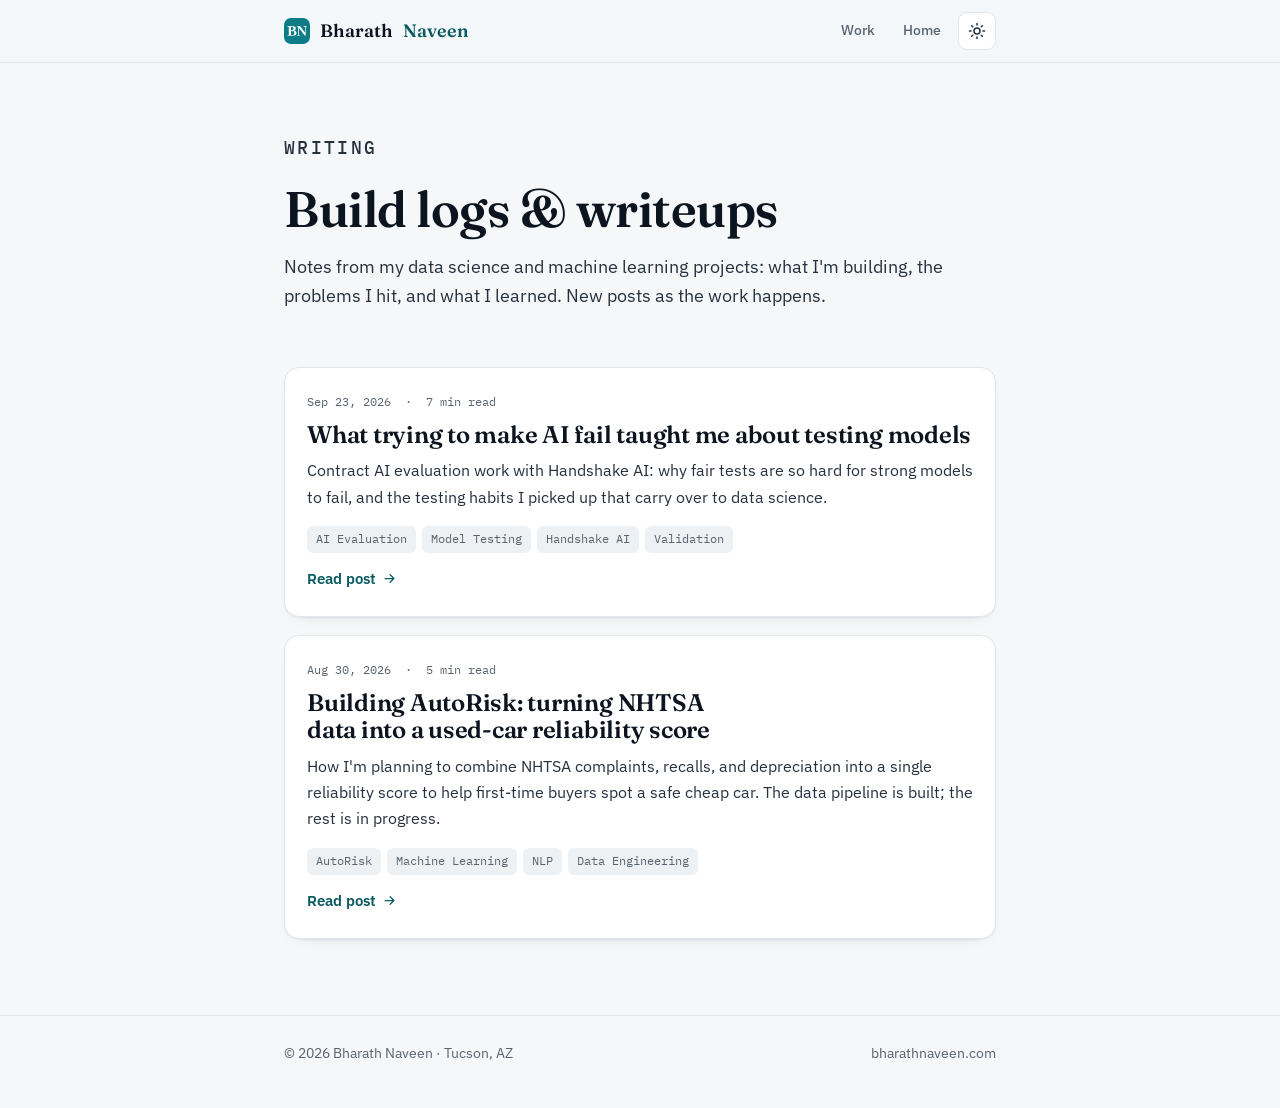
<file: blog.html>
<!doctype html>
<html lang="en">
<head>
<meta charset="utf-8">
<meta name="viewport" content="width=device-width, initial-scale=1">
<title>Writing · Bharath Naveen</title>
<meta name="description" content="Build logs and writeups from Bharath Naveen's data science and machine learning projects.">
<link rel="icon" href="assets/favicon.ico" sizes="any">
<link rel="icon" type="image/png" sizes="32x32" href="assets/favicon-32.png">
<link rel="apple-touch-icon" href="assets/apple-touch-icon.png">
<link rel="preconnect" href="https://fonts.googleapis.com">
<link rel="preconnect" href="https://fonts.gstatic.com" crossorigin>
<link rel="stylesheet" href="https://fonts.googleapis.com/css2?family=Fraunces:opsz,wght@9..144,400;9..144,500;9..144,600&family=IBM+Plex+Sans:wght@400;500;600;700&family=IBM+Plex+Mono:wght@400;500;600&display=swap">
<link rel="stylesheet" href="assets/blog.css">
</head>
<body>

<nav class="nav">
  <div class="nav-in">
    <a class="brand" href="index.html"><img src="assets/apple-touch-icon.png" alt=""> Bharath <span>Naveen</span></a>
    <div class="nav-r">
      <a href="index.html#work">Work</a>
      <a href="index.html">Home</a>
      <button class="ttoggle" id="themeBtn" aria-label="Toggle light and dark theme">
        <svg class="sun" viewBox="0 0 24 24" fill="none" stroke="currentColor" stroke-width="2" stroke-linecap="round"><circle cx="12" cy="12" r="4"/><path d="M12 2v2M12 20v2M4.9 4.9l1.4 1.4M17.7 17.7l1.4 1.4M2 12h2M20 12h2M4.9 19.1l1.4-1.4M17.7 6.3l1.4-1.4"/></svg>
        <svg class="moon" viewBox="0 0 24 24" fill="none" stroke="currentColor" stroke-width="2" stroke-linecap="round" stroke-linejoin="round"><path d="M21 12.8A9 9 0 1 1 11.2 3a7 7 0 0 0 9.8 9.8z"/></svg>
      </button>
    </div>
  </div>
</nav>

<header class="bhead">
  <div class="wrap">
    <p class="eyebrow">Writing</p>
    <h1>Build logs &amp; writeups</h1>
    <p>Notes from my data science and machine learning projects: what I'm building, the problems I hit, and what I learned. New posts as the work happens.</p>
  </div>
</header>

<main class="wrap">
  <div class="plist" id="plist">
    <div class="empty" id="empty" hidden>No posts yet. Check back soon.</div>
  </div>
</main>

<footer>
  <div class="foot-in">
    <span>&copy; <span id="yr"></span> Bharath Naveen · Tucson, AZ</span>
    <a href="index.html">bharathnaveen.com</a>
  </div>
</footer>

<script>
(function(){
  var root=document.documentElement, btn=document.getElementById('themeBtn');
  function cur(){ return root.getAttribute('data-theme') || (window.matchMedia('(prefers-color-scheme: dark)').matches?'dark':'light'); }
  btn.addEventListener('click', function(){ root.setAttribute('data-theme', cur()==='dark'?'light':'dark'); });
  document.getElementById('yr').textContent=new Date().getFullYear();
})();
(function(){
  var list=document.getElementById('plist'), empty=document.getElementById('empty');
  function fmtDate(s){ try{ var d=new Date(s+'T00:00:00'); return d.toLocaleDateString('en-US',{year:'numeric',month:'short',day:'numeric'}); }catch(e){ return s; } }
  function esc(s){ return String(s).replace(/[&<>"]/g,function(c){return {'&':'&amp;','<':'&lt;','>':'&gt;','"':'&quot;'}[c];}); }
  fetch('posts.json', {cache:'no-store'}).then(function(r){ return r.json(); }).then(function(posts){
    posts = posts.slice().sort(function(a,b){ return (a.date<b.date?1:-1); });
    if(!posts.length){ empty.hidden=false; return; }
    posts.forEach(function(p){
      var tags = (p.tags||[]).map(function(t){ return '<span class="ptag">'+esc(t)+'</span>'; }).join('');
      var mins = p.readingMins ? ' &nbsp;·&nbsp; '+p.readingMins+' min read' : '';
      var a=document.createElement('a');
      a.className='pcard'; a.href='post.html?slug='+encodeURIComponent(p.slug);
      a.innerHTML =
        '<div class="pmeta">'+fmtDate(p.date)+mins+'</div>'+
        '<h2>'+esc(p.title)+'</h2>'+
        (p.summary?'<p class="psum">'+esc(p.summary)+'</p>':'')+
        (tags?'<div class="ptags">'+tags+'</div>':'')+
        '<div class="readmore">Read post <svg viewBox="0 0 24 24" fill="none" stroke="currentColor" stroke-width="2" stroke-linecap="round" stroke-linejoin="round" width="15" height="15"><path d="M5 12h14M13 6l6 6-6 6"/></svg></div>';
      list.appendChild(a);
    });
  }).catch(function(){
    empty.textContent='Could not load posts. (On a local file this needs the live site or a local server; on bharathnaveen.com it works normally.)';
    empty.hidden=false;
  });
})();
</script>
</body>
</html>
</file>
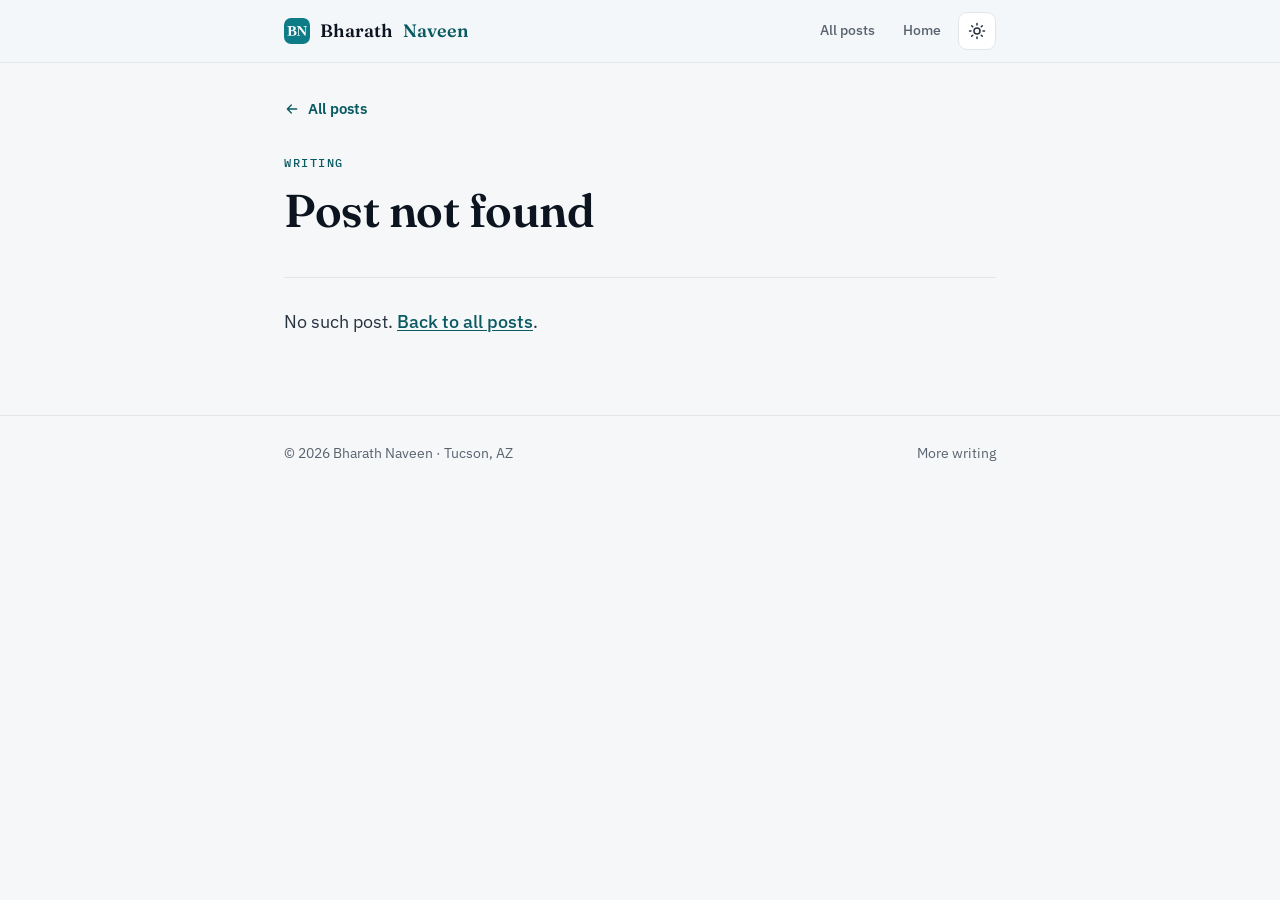
<file: post.html>
<!doctype html>
<html lang="en">
<head>
<meta charset="utf-8">
<meta name="viewport" content="width=device-width, initial-scale=1">
<title>Writing · Bharath Naveen</title>
<link rel="icon" href="assets/favicon.ico" sizes="any">
<link rel="icon" type="image/png" sizes="32x32" href="assets/favicon-32.png">
<link rel="apple-touch-icon" href="assets/apple-touch-icon.png">
<link rel="preconnect" href="https://fonts.googleapis.com">
<link rel="preconnect" href="https://fonts.gstatic.com" crossorigin>
<link rel="stylesheet" href="https://fonts.googleapis.com/css2?family=Fraunces:opsz,wght@9..144,400;9..144,500;9..144,600&family=IBM+Plex+Sans:wght@400;500;600;700&family=IBM+Plex+Mono:wght@400;500;600&display=swap">
<link rel="stylesheet" href="assets/blog.css">
</head>
<body>

<nav class="nav">
  <div class="nav-in">
    <a class="brand" href="index.html"><img src="assets/apple-touch-icon.png" alt=""> Bharath <span>Naveen</span></a>
    <div class="nav-r">
      <a href="blog.html">All posts</a>
      <a href="index.html">Home</a>
      <button class="ttoggle" id="themeBtn" aria-label="Toggle light and dark theme">
        <svg class="sun" viewBox="0 0 24 24" fill="none" stroke="currentColor" stroke-width="2" stroke-linecap="round"><circle cx="12" cy="12" r="4"/><path d="M12 2v2M12 20v2M4.9 4.9l1.4 1.4M17.7 17.7l1.4 1.4M2 12h2M20 12h2M4.9 19.1l1.4-1.4M17.7 6.3l1.4-1.4"/></svg>
        <svg class="moon" viewBox="0 0 24 24" fill="none" stroke="currentColor" stroke-width="2" stroke-linecap="round" stroke-linejoin="round"><path d="M21 12.8A9 9 0 1 1 11.2 3a7 7 0 0 0 9.8 9.8z"/></svg>
      </button>
    </div>
  </div>
</nav>

<div class="wrap">
  <a class="pback" href="blog.html"><svg viewBox="0 0 24 24" fill="none" stroke="currentColor" stroke-width="2" stroke-linecap="round" stroke-linejoin="round"><path d="M19 12H5M11 18l-6-6 6-6"/></svg> All posts</a>
</div>

<article class="post wrap" id="post">
  <div class="post-head">
    <p class="eyebrow">Writing</p>
    <h1 id="ptitle">Loading…</h1>
    <div class="pmeta" id="pmeta"></div>
  </div>
  <div class="post-body" id="pbody"></div>
</article>

<footer>
  <div class="foot-in">
    <span>&copy; <span id="yr"></span> Bharath Naveen · Tucson, AZ</span>
    <a href="blog.html">More writing</a>
  </div>
</footer>

<script>
(function(){
  var root=document.documentElement, btn=document.getElementById('themeBtn');
  function cur(){ return root.getAttribute('data-theme') || (window.matchMedia('(prefers-color-scheme: dark)').matches?'dark':'light'); }
  btn.addEventListener('click', function(){ root.setAttribute('data-theme', cur()==='dark'?'light':'dark'); });
  document.getElementById('yr').textContent=new Date().getFullYear();
})();

/* --- tiny dependency-free Markdown renderer --- */
function esc(s){ return String(s).replace(/[&<>"]/g,function(c){return {'&':'&amp;','<':'&lt;','>':'&gt;','"':'&quot;'}[c];}); }
function inline(s){
  s = esc(s);
  s = s.replace(/`([^`]+)`/g, '<code>$1</code>');
  s = s.replace(/!\[([^\]]*)\]\(([^)\s]+)\)/g, '<img src="$2" alt="$1">');
  s = s.replace(/\[([^\]]+)\]\(([^)\s]+)\)/g, '<a href="$2" target="_blank" rel="noopener">$1</a>');
  s = s.replace(/\*\*([^*]+)\*\*/g, '<strong>$1</strong>');
  s = s.replace(/(^|[^*])\*([^*\n]+)\*/g, '$1<em>$2</em>');
  return s;
}
function mdToHtml(md){
  var lines = md.replace(/\r\n?/g,'\n').split('\n'), out=[], i=0;
  var blockStart=/^(#{1,6}\s|>\s?|```|\s*[-*+]\s+|\s*\d+\.\s+|\s*<)/;
  while(i<lines.length){
    var line=lines[i];
    if(/^```/.test(line)){ var buf=[]; i++; while(i<lines.length && !/^```/.test(lines[i])){ buf.push(lines[i]); i++; } i++; out.push('<pre><code>'+esc(buf.join('\n'))+'</code></pre>'); continue; }
    if(/^\s*(---|\*\*\*|___)\s*$/.test(line)){ out.push('<hr>'); i++; continue; }
    var h=/^(#{1,6})\s+(.*)$/.exec(line);
    if(h){ var lvl=Math.min(h[1].length+1,4); if(lvl<2)lvl=2; out.push('<h'+lvl+'>'+inline(h[2])+'</h'+lvl+'>'); i++; continue; }
    if(/^>\s?/.test(line)){ var qb=[]; while(i<lines.length && /^>\s?/.test(lines[i])){ qb.push(lines[i].replace(/^>\s?/,'')); i++; } out.push('<blockquote>'+inline(qb.join(' '))+'</blockquote>'); continue; }
    if(/^\s*[-*+]\s+/.test(line)){ var ul=[]; while(i<lines.length && /^\s*[-*+]\s+/.test(lines[i])){ ul.push('<li>'+inline(lines[i].replace(/^\s*[-*+]\s+/,''))+'</li>'); i++; } out.push('<ul>'+ul.join('')+'</ul>'); continue; }
    if(/^\s*\d+\.\s+/.test(line)){ var ol=[]; while(i<lines.length && /^\s*\d+\.\s+/.test(lines[i])){ ol.push('<li>'+inline(lines[i].replace(/^\s*\d+\.\s+/,''))+'</li>'); i++; } out.push('<ol>'+ol.join('')+'</ol>'); continue; }
    if(/^\s*$/.test(line)){ i++; continue; }
    if(/^\s*</.test(line)){ out.push(line); i++; continue; }
    var para=[line]; i++;
    while(i<lines.length && !/^\s*$/.test(lines[i]) && !blockStart.test(lines[i]) && !/^\s*(---|\*\*\*|___)\s*$/.test(lines[i])){ para.push(lines[i]); i++; }
    out.push('<p>'+inline(para.join(' '))+'</p>');
  }
  return out.join('\n');
}
function fmtDate(s){ try{ return new Date(s+'T00:00:00').toLocaleDateString('en-US',{year:'numeric',month:'short',day:'numeric'}); }catch(e){ return s; } }

(function(){
  var slug=(new URLSearchParams(location.search).get('slug')||'').trim();
  var titleEl=document.getElementById('ptitle'), metaEl=document.getElementById('pmeta'), bodyEl=document.getElementById('pbody');
  if(!/^[a-z0-9][a-z0-9-]*$/i.test(slug)){ titleEl.textContent='Post not found'; bodyEl.innerHTML='<p>No such post. <a href="blog.html">Back to all posts</a>.</p>'; return; }
  var meta=null;
  fetch('posts.json',{cache:'no-store'}).then(function(r){return r.json();}).then(function(posts){
    meta=(posts||[]).filter(function(p){return p.slug===slug;})[0];
    return fetch('posts/'+slug+'.md',{cache:'no-store'});
  }).then(function(r){ if(!r.ok) throw new Error('missing'); return r.text(); }).then(function(md){
    var title = meta ? meta.title : slug;
    document.title = title+' · Bharath Naveen';
    titleEl.textContent=title;
    if(meta){
      var mins = meta.readingMins ? ' &nbsp;·&nbsp; '+meta.readingMins+' min read' : '';
      var tags = (meta.tags||[]).map(function(t){return '<span class="ptag">'+esc(t)+'</span>';}).join('');
      metaEl.innerHTML = fmtDate(meta.date)+mins + (tags?'<span class="ptags" style="margin-top:0">'+tags+'</span>':'');
    }
    bodyEl.innerHTML = mdToHtml(md);
  }).catch(function(){
    titleEl.textContent='Could not load this post';
    bodyEl.innerHTML='<p>If you are opening this file directly from disk, the browser blocks loading the post for security. It works normally on the live site (bharathnaveen.com) or via a local server.</p>';
  });
})();
</script>
</body>
</html>
</file>
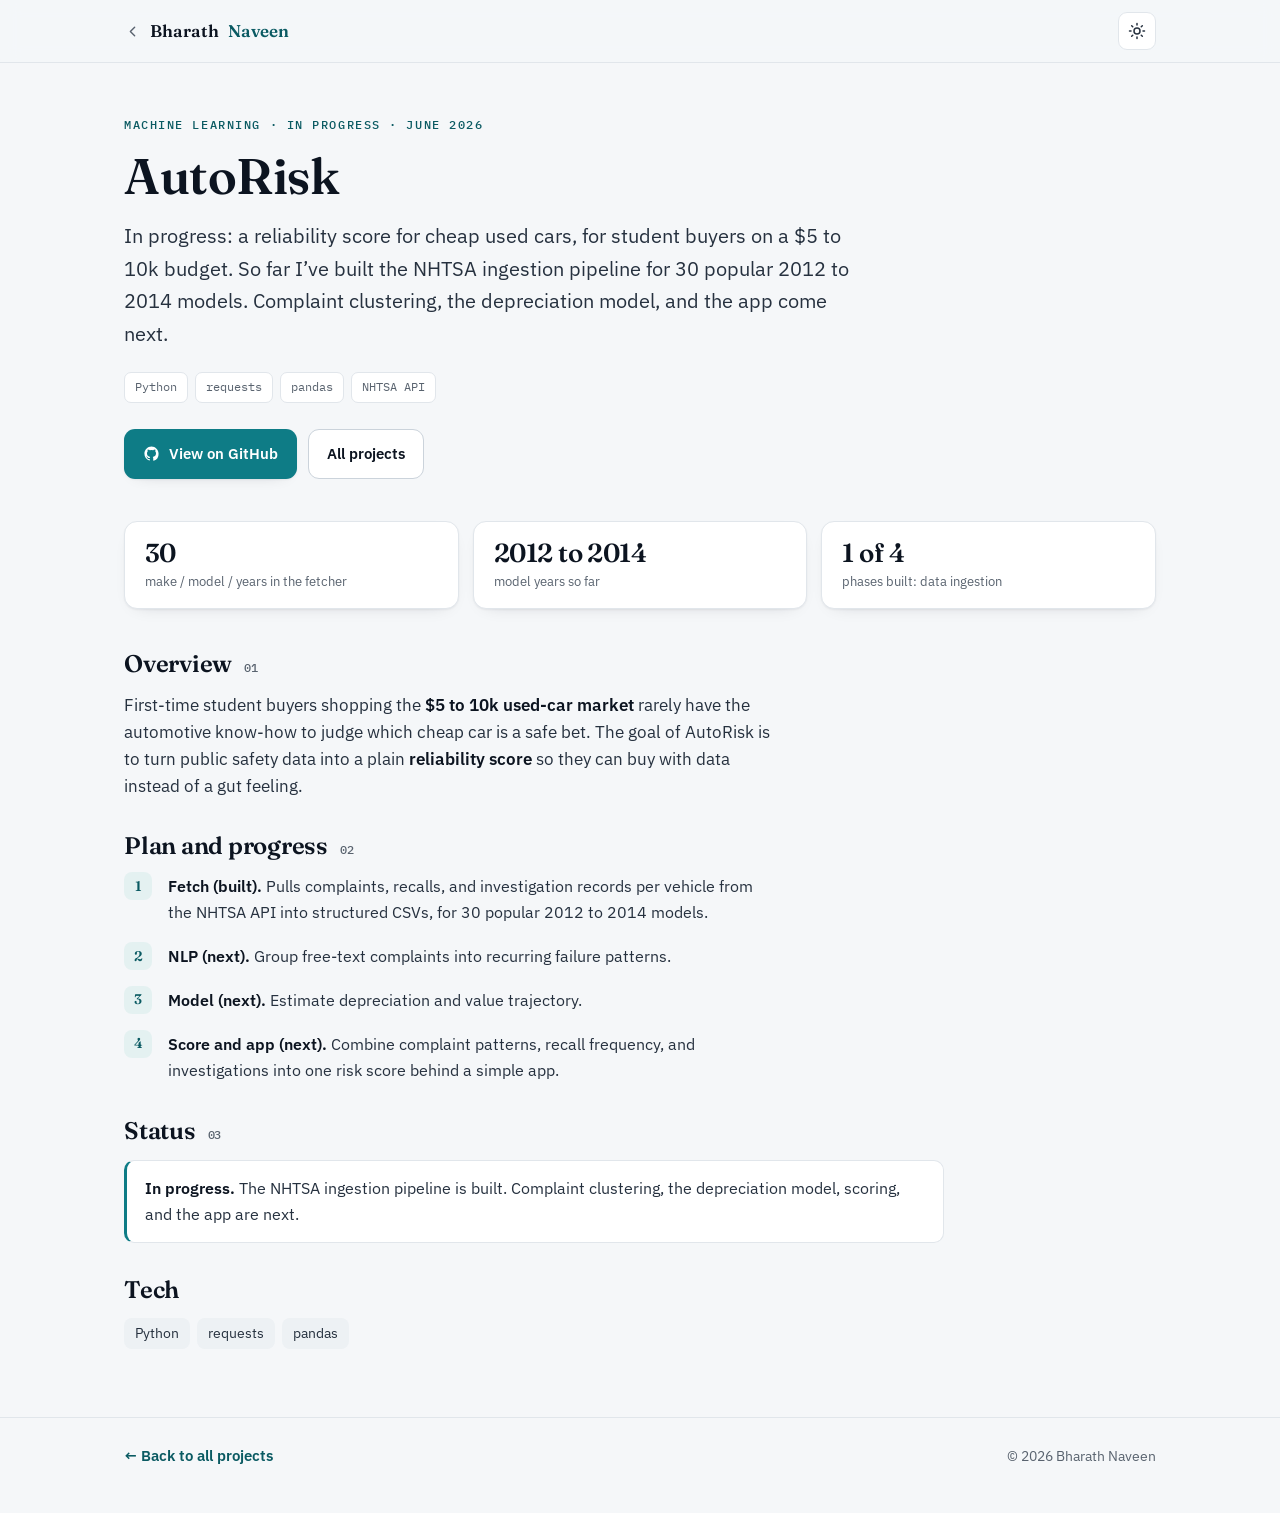
<file: projects/autorisk.html>
<!doctype html>
<html lang="en">
<head>
<meta charset="utf-8">
<meta name="viewport" content="width=device-width, initial-scale=1">
<title>AutoRisk | Bharath Naveen</title>
<meta name="description" content="In progress: a reliability score for cheap used cars, for student buyers on a $5 to 10k budget. So far I&rsquo;ve built the NHTSA ingestion pipeline for 30 popular 2012 to 2014 models. Complaint clustering, the depreciation model, and the app come next.">
<link rel="icon" href="../assets/favicon.ico" sizes="any">
<link rel="apple-touch-icon" href="../assets/apple-touch-icon.png">
<link rel="preconnect" href="https://fonts.googleapis.com">
<link rel="preconnect" href="https://fonts.gstatic.com" crossorigin>
<link rel="stylesheet" href="https://fonts.googleapis.com/css2?family=Fraunces:opsz,wght@9..144,400;9..144,600;9..144,700&family=IBM+Plex+Sans:wght@400;500;600;700&family=IBM+Plex+Mono:wght@400;500;600&display=swap">
<link rel="stylesheet" href="../assets/project.css">
</head>
<body>
<nav class="pnav"><div class="pnav-in">
  <a class="back" href="../index.html#work"><svg viewBox="0 0 24 24" fill="none" stroke="currentColor" stroke-width="2" stroke-linecap="round" stroke-linejoin="round"><path d="M15 6l-6 6 6 6"/></svg> Bharath <span>Naveen</span></a>
  <button class="ttoggle" id="themeBtn" aria-label="Toggle light and dark theme"><svg class="sun" viewBox="0 0 24 24" fill="none" stroke="currentColor" stroke-width="2" stroke-linecap="round"><circle cx="12" cy="12" r="4"/><path d="M12 2v2M12 20v2M4.9 4.9l1.4 1.4M17.7 17.7l1.4 1.4M2 12h2M20 12h2M4.9 19.1l1.4-1.4M17.7 6.3l1.4-1.4"/></svg><svg class="moon" viewBox="0 0 24 24" fill="none" stroke="currentColor" stroke-width="2" stroke-linecap="round" stroke-linejoin="round"><path d="M21 12.8A9 9 0 1 1 11.2 3a7 7 0 0 0 9.8 9.8z"/></svg></button>
</div></nav>
<header class="phero"><div class="pwrap">
  <p class="eyebrow">Machine Learning &middot; In progress &middot; June 2026</p>
  <h1>AutoRisk</h1>
  <p class="lead">In progress: a reliability score for cheap used cars, for student buyers on a $5 to 10k budget. So far I&rsquo;ve built the NHTSA ingestion pipeline for 30 popular 2012 to 2014 models. Complaint clustering, the depreciation model, and the app come next.</p>
  <div class="chips"><span class="chip">Python</span><span class="chip">requests</span><span class="chip">pandas</span><span class="chip">NHTSA API</span></div>
  <div class="cta"><a class="btn btn-primary" href="https://github.com/Bharath-Naveen/AutoRisk" target="_blank" rel="noopener"><svg viewBox="0 0 24 24" fill="currentColor"><path d="M12 2C6.48 2 2 6.58 2 12.25c0 4.53 2.87 8.37 6.84 9.73.5.1.68-.22.68-.49 0-.24-.01-.87-.01-1.71-2.78.62-3.37-1.37-3.37-1.37-.45-1.18-1.11-1.49-1.11-1.49-.91-.64.07-.62.07-.62 1 .07 1.53 1.06 1.53 1.06.89 1.56 2.34 1.11 2.91.85.09-.66.35-1.11.63-1.37-2.22-.26-4.56-1.14-4.56-5.06 0-1.12.39-2.03 1.03-2.75-.1-.26-.45-1.3.1-2.71 0 0 .84-.28 2.75 1.05a9.3 9.3 0 0 1 5 0c1.91-1.33 2.75-1.05 2.75-1.05.55 1.41.2 2.45.1 2.71.64.72 1.03 1.63 1.03 2.75 0 3.93-2.35 4.79-4.58 5.05.36.32.68.95.68 1.92 0 1.39-.01 2.51-.01 2.85 0 .27.18.6.69.49A10.03 10.03 0 0 0 22 12.25C22 6.58 17.52 2 12 2z"/></svg> View on GitHub</a><a class="btn btn-ghost" href="../index.html#work">All projects</a></div>
</div></header>
<div class="pmetrics"><div class="pmetrics-in"><div class="pmetric"><div class="n">30</div><div class="l">make / model / years in the fetcher</div></div><div class="pmetric"><div class="n">2012 to 2014</div><div class="l">model years so far</div></div><div class="pmetric"><div class="n">1 of 4</div><div class="l">phases built: data ingestion</div></div></div></div>
<main class="pwrap">
<section class="psec"><h2>Overview<span class="k">01</span></h2><p>First-time student buyers shopping the <b>$5 to 10k used-car market</b> rarely have the automotive know-how to judge which cheap car is a safe bet. The goal of AutoRisk is to turn public safety data into a plain <b>reliability score</b> so they can buy with data instead of a gut feeling.</p></section><section class="psec"><h2>Plan and progress<span class="k">02</span></h2><ol class="steps"><li><b>Fetch (built).</b> Pulls complaints, recalls, and investigation records per vehicle from the NHTSA API into structured CSVs, for 30 popular 2012 to 2014 models.</li><li><b>NLP (next).</b> Group free-text complaints into recurring failure patterns.</li><li><b>Model (next).</b> Estimate depreciation and value trajectory.</li><li><b>Score and app (next).</b> Combine complaint patterns, recall frequency, and investigations into one risk score behind a simple app.</li></ol></section><section class="psec"><h2>Status<span class="k">03</span></h2><div class="callout"><b>In progress.</b> The NHTSA ingestion pipeline is built. Complaint clustering, the depreciation model, scoring, and the app are next.</div></section><section class="psec"><h2>Tech</h2><div class="stacklist"><span class="sk">Python</span><span class="sk">requests</span><span class="sk">pandas</span></div></section>
</main>
<footer class="pfoot"><div class="pwrap">
  <a class="back" href="../index.html#work">&larr; Back to all projects</a>
  <span>&copy; <span id="yr"></span> Bharath Naveen</span>
</div></footer>
<script>
(function(){var r=document.documentElement,b=document.getElementById('themeBtn');
function c(){return r.getAttribute('data-theme')||(window.matchMedia('(prefers-color-scheme: dark)').matches?'dark':'light');}
b.addEventListener('click',function(){r.setAttribute('data-theme',c()==='dark'?'light':'dark');});
var y=document.getElementById('yr'); if(y) y.textContent=new Date().getFullYear();})();
</script>
</body></html>
</file>
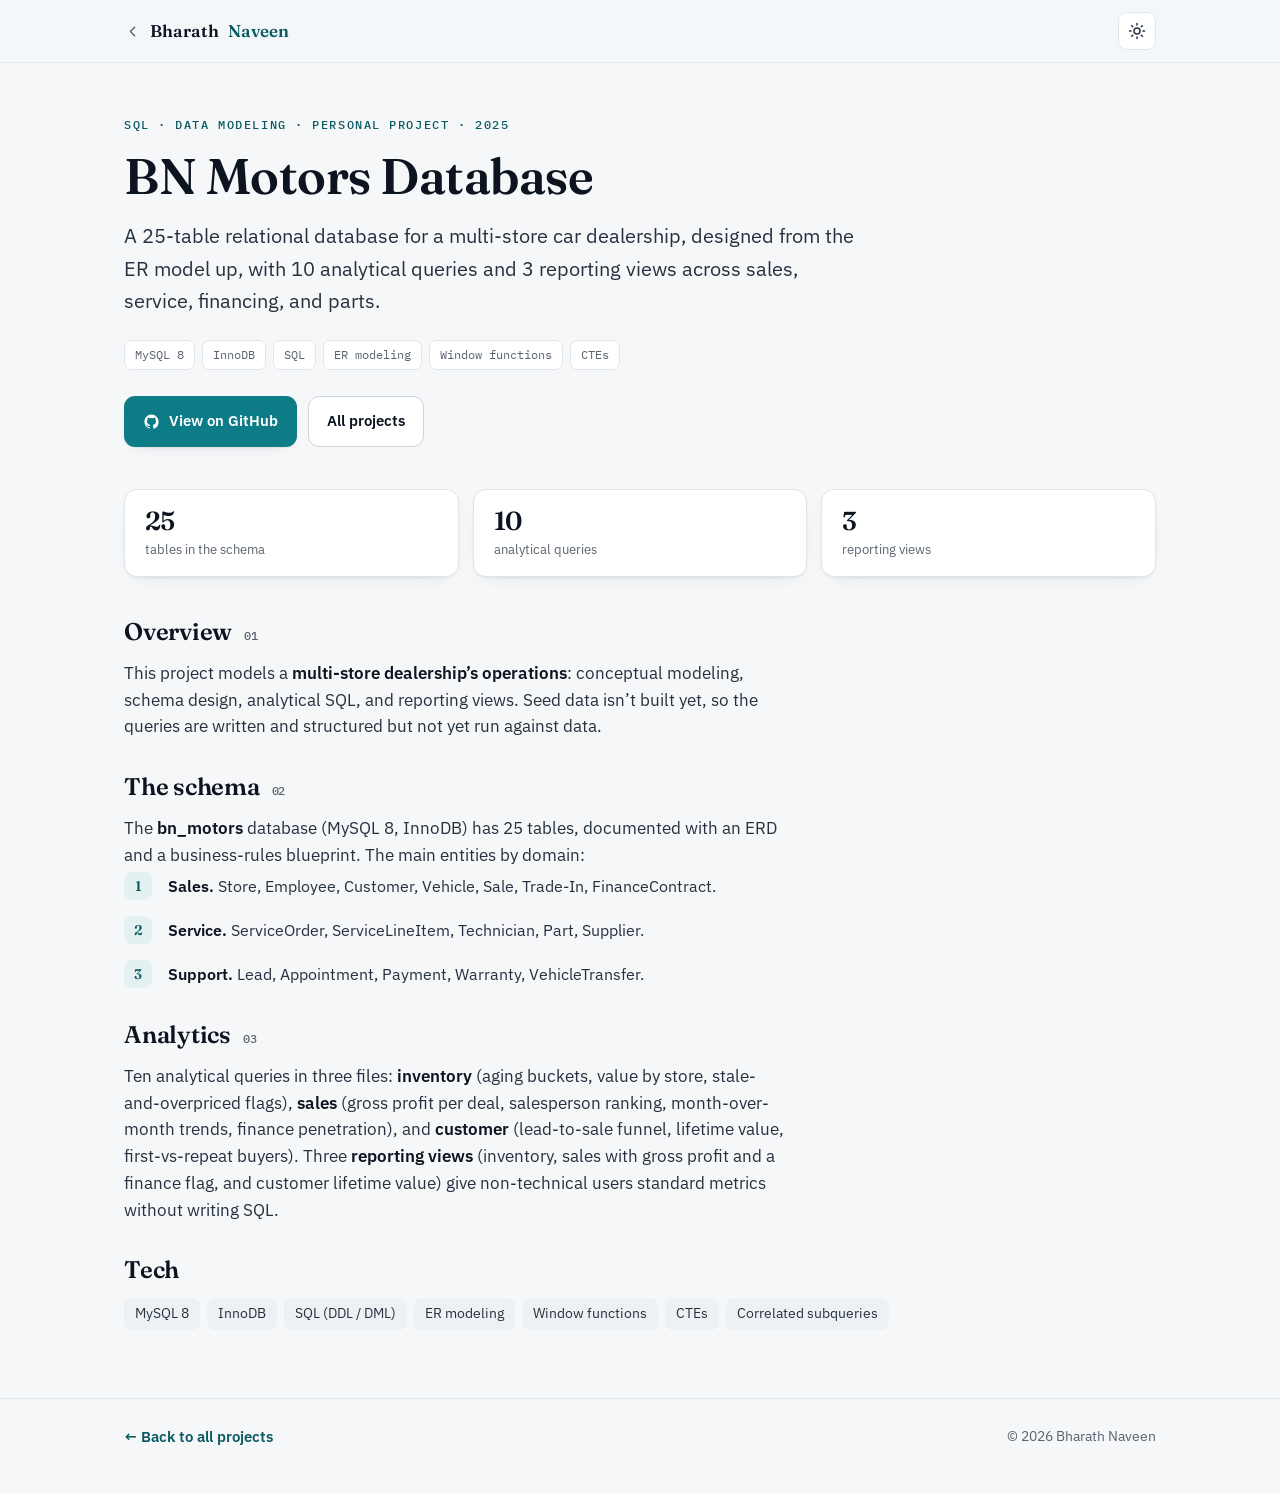
<file: projects/bn-motors-database.html>
<!doctype html>
<html lang="en">
<head>
<meta charset="utf-8">
<meta name="viewport" content="width=device-width, initial-scale=1">
<title>BN Motors Database | Bharath Naveen</title>
<meta name="description" content="A 25-table relational database for a multi-store car dealership, designed from the ER model up, with 10 analytical queries and 3 reporting views across sales, service, financing, and parts.">
<link rel="icon" href="../assets/favicon.ico" sizes="any">
<link rel="apple-touch-icon" href="../assets/apple-touch-icon.png">
<link rel="preconnect" href="https://fonts.googleapis.com">
<link rel="preconnect" href="https://fonts.gstatic.com" crossorigin>
<link rel="stylesheet" href="https://fonts.googleapis.com/css2?family=Fraunces:opsz,wght@9..144,400;9..144,600;9..144,700&family=IBM+Plex+Sans:wght@400;500;600;700&family=IBM+Plex+Mono:wght@400;500;600&display=swap">
<link rel="stylesheet" href="../assets/project.css">
</head>
<body>
<nav class="pnav"><div class="pnav-in">
  <a class="back" href="../index.html#work"><svg viewBox="0 0 24 24" fill="none" stroke="currentColor" stroke-width="2" stroke-linecap="round" stroke-linejoin="round"><path d="M15 6l-6 6 6 6"/></svg> Bharath <span>Naveen</span></a>
  <button class="ttoggle" id="themeBtn" aria-label="Toggle light and dark theme"><svg class="sun" viewBox="0 0 24 24" fill="none" stroke="currentColor" stroke-width="2" stroke-linecap="round"><circle cx="12" cy="12" r="4"/><path d="M12 2v2M12 20v2M4.9 4.9l1.4 1.4M17.7 17.7l1.4 1.4M2 12h2M20 12h2M4.9 19.1l1.4-1.4M17.7 6.3l1.4-1.4"/></svg><svg class="moon" viewBox="0 0 24 24" fill="none" stroke="currentColor" stroke-width="2" stroke-linecap="round" stroke-linejoin="round"><path d="M21 12.8A9 9 0 1 1 11.2 3a7 7 0 0 0 9.8 9.8z"/></svg></button>
</div></nav>
<header class="phero"><div class="pwrap">
  <p class="eyebrow">SQL &middot; Data Modeling &middot; Personal Project &middot; 2025</p>
  <h1>BN Motors Database</h1>
  <p class="lead">A 25-table relational database for a multi-store car dealership, designed from the ER model up, with 10 analytical queries and 3 reporting views across sales, service, financing, and parts.</p>
  <div class="chips"><span class="chip">MySQL 8</span><span class="chip">InnoDB</span><span class="chip">SQL</span><span class="chip">ER modeling</span><span class="chip">Window functions</span><span class="chip">CTEs</span></div>
  <div class="cta"><a class="btn btn-primary" href="https://github.com/Bharath-Naveen/bn_motors_SQL" target="_blank" rel="noopener"><svg viewBox="0 0 24 24" fill="currentColor"><path d="M12 2C6.48 2 2 6.58 2 12.25c0 4.53 2.87 8.37 6.84 9.73.5.1.68-.22.68-.49 0-.24-.01-.87-.01-1.71-2.78.62-3.37-1.37-3.37-1.37-.45-1.18-1.11-1.49-1.11-1.49-.91-.64.07-.62.07-.62 1 .07 1.53 1.06 1.53 1.06.89 1.56 2.34 1.11 2.91.85.09-.66.35-1.11.63-1.37-2.22-.26-4.56-1.14-4.56-5.06 0-1.12.39-2.03 1.03-2.75-.1-.26-.45-1.3.1-2.71 0 0 .84-.28 2.75 1.05a9.3 9.3 0 0 1 5 0c1.91-1.33 2.75-1.05 2.75-1.05.55 1.41.2 2.45.1 2.71.64.72 1.03 1.63 1.03 2.75 0 3.93-2.35 4.79-4.58 5.05.36.32.68.95.68 1.92 0 1.39-.01 2.51-.01 2.85 0 .27.18.6.69.49A10.03 10.03 0 0 0 22 12.25C22 6.58 17.52 2 12 2z"/></svg> View on GitHub</a><a class="btn btn-ghost" href="../index.html#work">All projects</a></div>
</div></header>
<div class="pmetrics"><div class="pmetrics-in"><div class="pmetric"><div class="n">25</div><div class="l">tables in the schema</div></div><div class="pmetric"><div class="n">10</div><div class="l">analytical queries</div></div><div class="pmetric"><div class="n">3</div><div class="l">reporting views</div></div></div></div>
<main class="pwrap">
<section class="psec"><h2>Overview<span class="k">01</span></h2><p>This project models a <b>multi-store dealership&rsquo;s operations</b>: conceptual modeling, schema design, analytical SQL, and reporting views. Seed data isn&rsquo;t built yet, so the queries are written and structured but not yet run against data.</p></section><section class="psec"><h2>The schema<span class="k">02</span></h2><p>The <b>bn_motors</b> database (MySQL 8, InnoDB) has 25 tables, documented with an ERD and a business-rules blueprint. The main entities by domain:</p><ol class="steps"><li><b>Sales.</b> Store, Employee, Customer, Vehicle, Sale, Trade-In, FinanceContract.</li><li><b>Service.</b> ServiceOrder, ServiceLineItem, Technician, Part, Supplier.</li><li><b>Support.</b> Lead, Appointment, Payment, Warranty, VehicleTransfer.</li></ol></section><section class="psec"><h2>Analytics<span class="k">03</span></h2><p>Ten analytical queries in three files: <b>inventory</b> (aging buckets, value by store, stale-and-overpriced flags), <b>sales</b> (gross profit per deal, salesperson ranking, month-over-month trends, finance penetration), and <b>customer</b> (lead-to-sale funnel, lifetime value, first-vs-repeat buyers). Three <b>reporting views</b> (inventory, sales with gross profit and a finance flag, and customer lifetime value) give non-technical users standard metrics without writing SQL.</p></section><section class="psec"><h2>Tech</h2><div class="stacklist"><span class="sk">MySQL 8</span><span class="sk">InnoDB</span><span class="sk">SQL (DDL / DML)</span><span class="sk">ER modeling</span><span class="sk">Window functions</span><span class="sk">CTEs</span><span class="sk">Correlated subqueries</span></div></section>
</main>
<footer class="pfoot"><div class="pwrap">
  <a class="back" href="../index.html#work">&larr; Back to all projects</a>
  <span>&copy; <span id="yr"></span> Bharath Naveen</span>
</div></footer>
<script>
(function(){var r=document.documentElement,b=document.getElementById('themeBtn');
function c(){return r.getAttribute('data-theme')||(window.matchMedia('(prefers-color-scheme: dark)').matches?'dark':'light');}
b.addEventListener('click',function(){r.setAttribute('data-theme',c()==='dark'?'light':'dark');});
var y=document.getElementById('yr'); if(y) y.textContent=new Date().getFullYear();})();
</script>
</body></html>
</file>
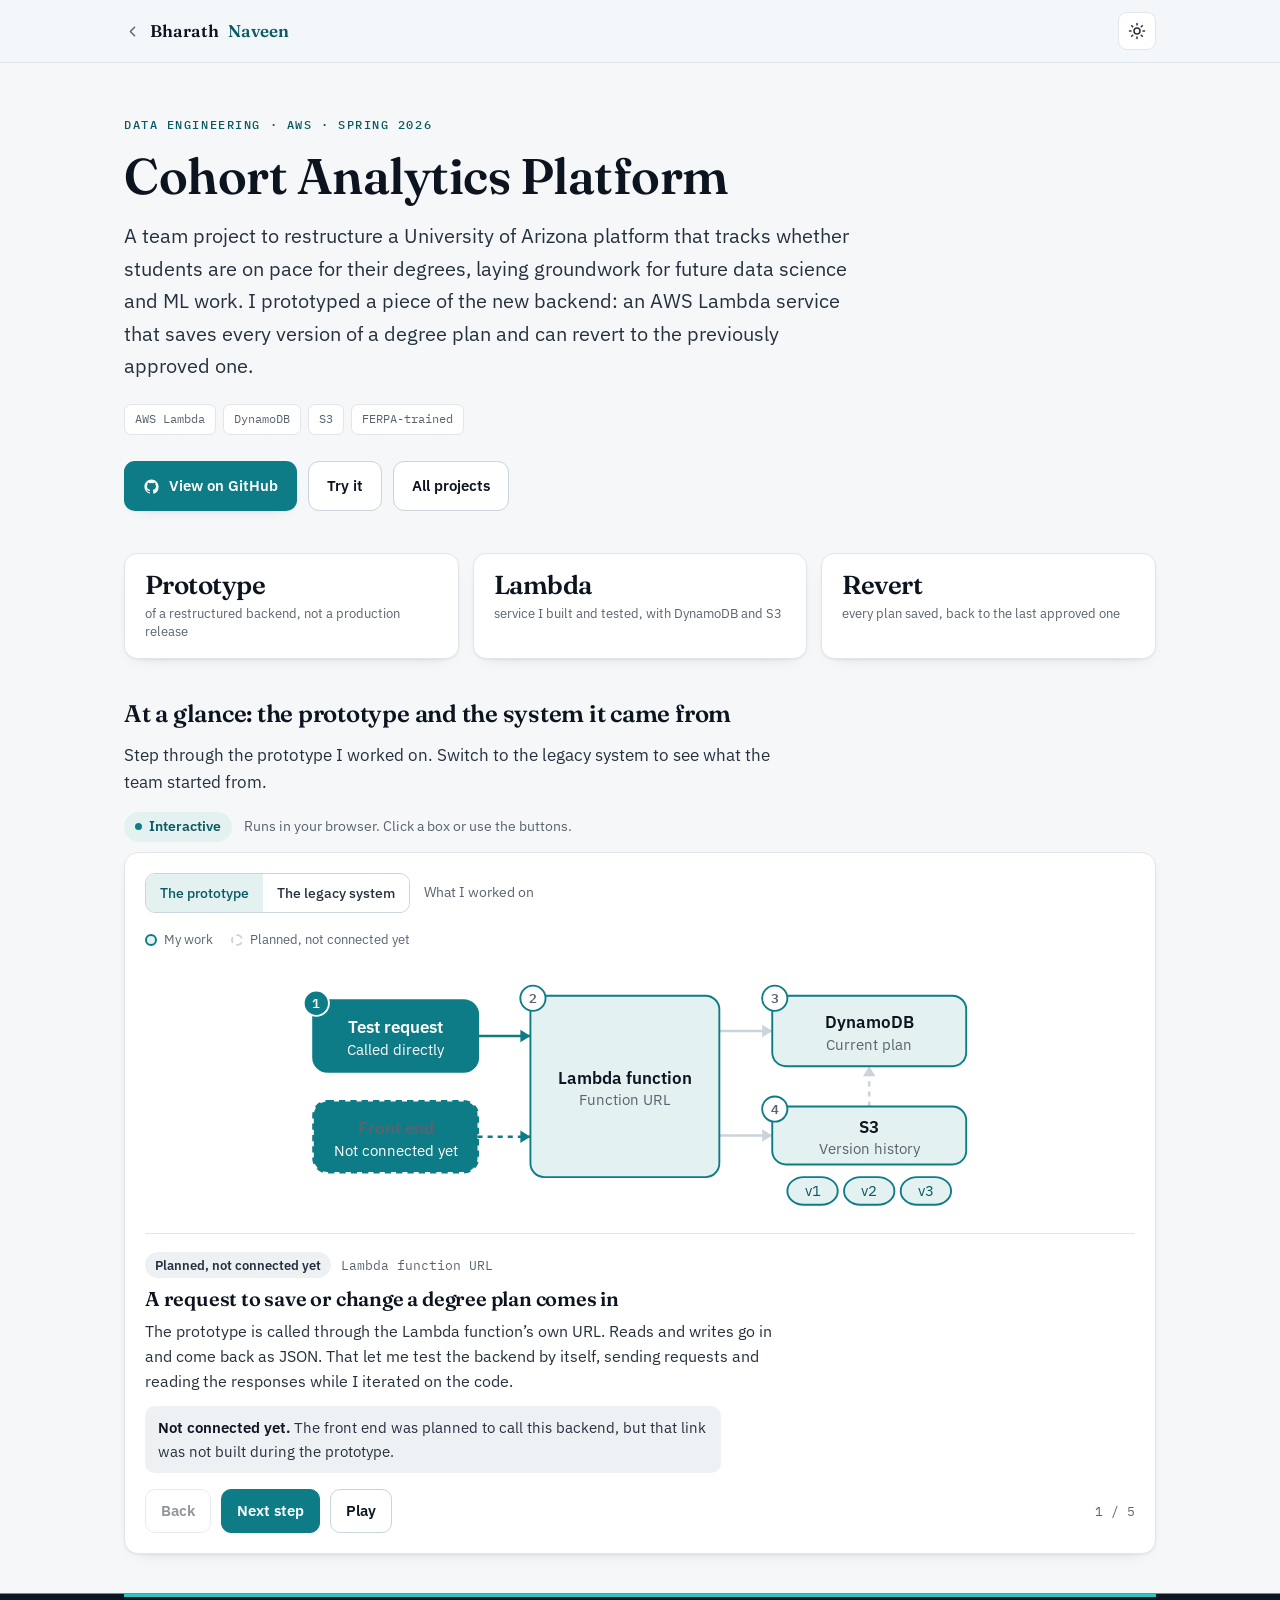
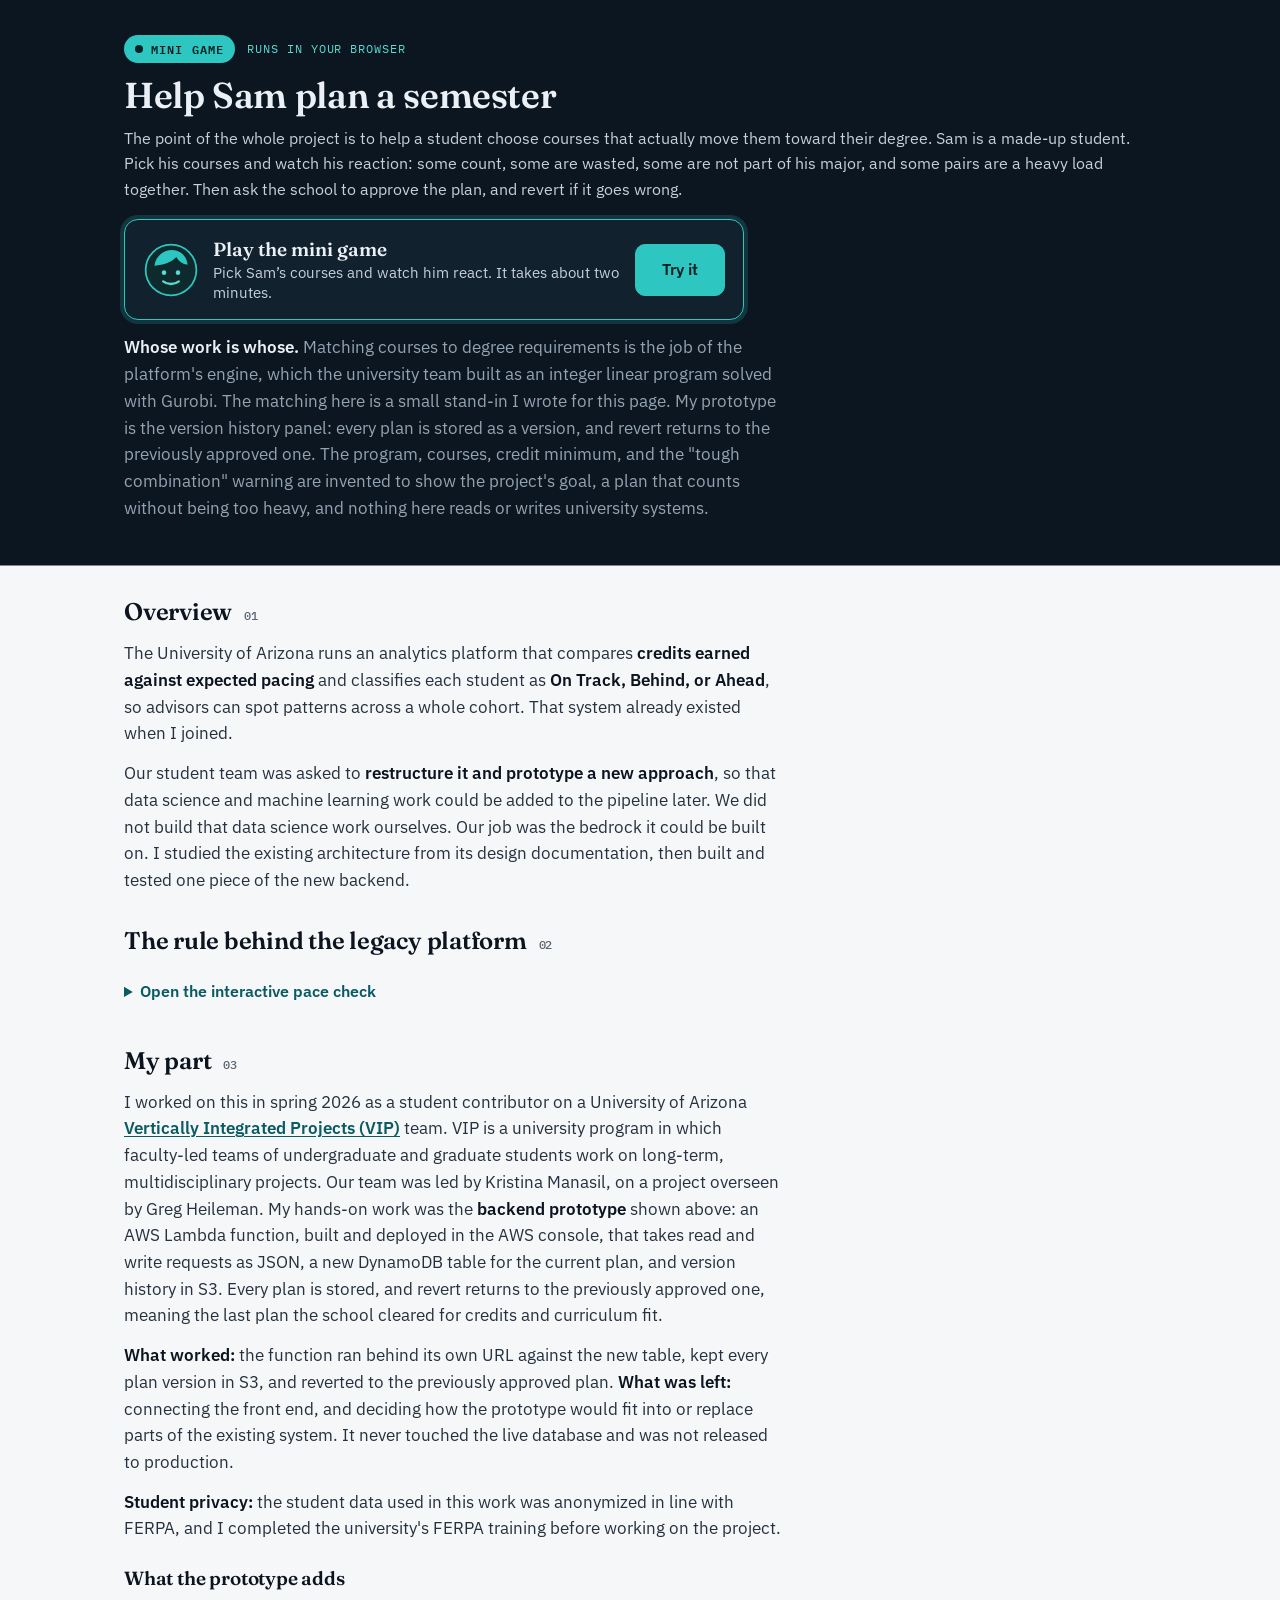
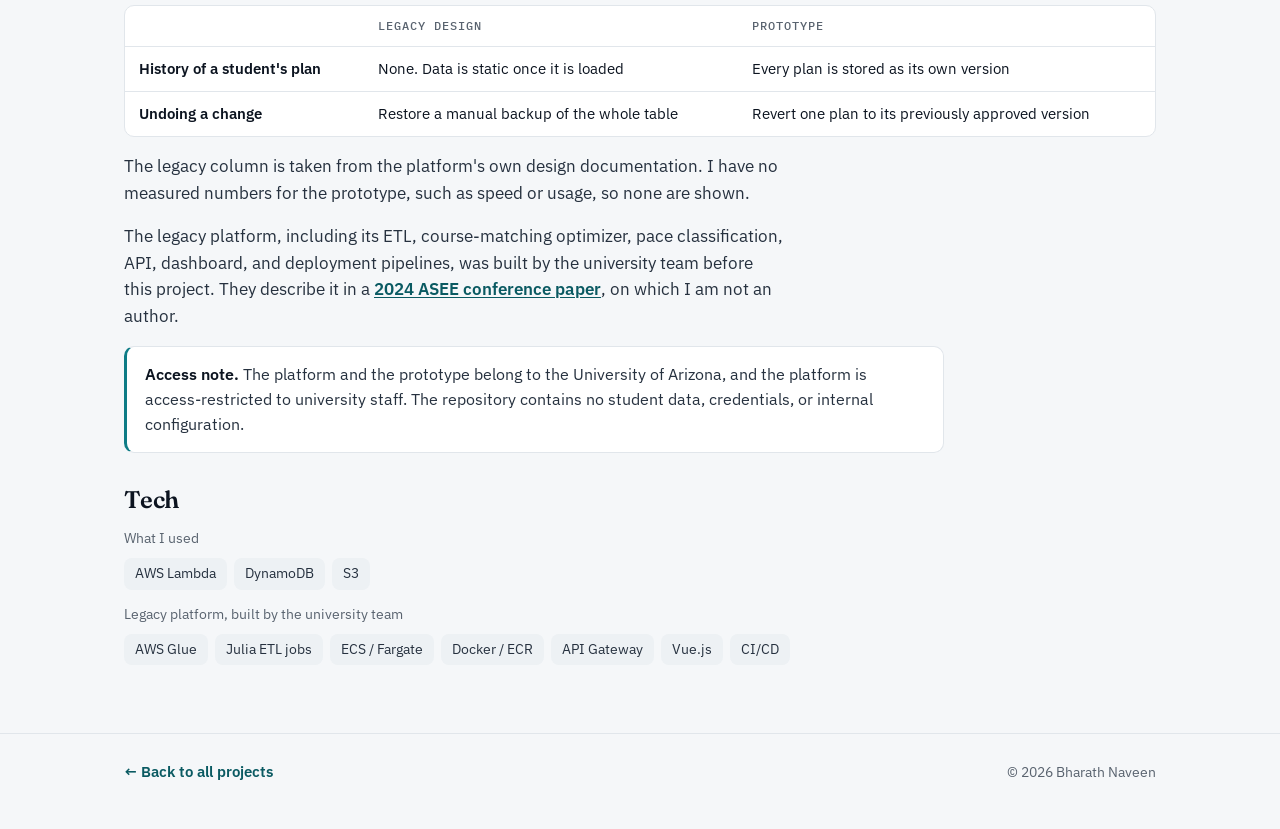
<file: projects/cohort-analytics-platform.html>
<!doctype html>
<html lang="en">
<head>
<meta charset="utf-8">
<meta name="viewport" content="width=device-width, initial-scale=1">
<title>Cohort Analytics Platform | Bharath Naveen</title>
<meta name="description" content="A team project to restructure a University of Arizona platform that tracks whether students are on pace for their degrees, laying groundwork for future data science and ML work. I prototyped a piece of the new backend: an AWS Lambda service that saves every version of a degree plan and can revert to the previously approved one.">
<link rel="icon" href="../assets/favicon.ico" sizes="any">
<link rel="apple-touch-icon" href="../assets/apple-touch-icon.png">
<link rel="preconnect" href="https://fonts.googleapis.com">
<link rel="preconnect" href="https://fonts.gstatic.com" crossorigin>
<link rel="stylesheet" href="https://fonts.googleapis.com/css2?family=Fraunces:opsz,wght@9..144,400;9..144,600;9..144,700&family=IBM+Plex+Sans:wght@400;500;600;700&family=IBM+Plex+Mono:wght@400;500;600&display=swap">
<link rel="stylesheet" href="../assets/project.css">
<link rel="stylesheet" href="../assets/cohort-demo/cohort.css">
</head>
<body>
<nav class="pnav"><div class="pnav-in">
  <a class="back" href="../index.html#work"><svg viewBox="0 0 24 24" fill="none" stroke="currentColor" stroke-width="2" stroke-linecap="round" stroke-linejoin="round"><path d="M15 6l-6 6 6 6"/></svg> Bharath <span>Naveen</span></a>
  <button class="ttoggle" id="themeBtn" aria-label="Toggle light and dark theme"><svg class="sun" viewBox="0 0 24 24" fill="none" stroke="currentColor" stroke-width="2" stroke-linecap="round"><circle cx="12" cy="12" r="4"/><path d="M12 2v2M12 20v2M4.9 4.9l1.4 1.4M17.7 17.7l1.4 1.4M2 12h2M20 12h2M4.9 19.1l1.4-1.4M17.7 6.3l1.4-1.4"/></svg><svg class="moon" viewBox="0 0 24 24" fill="none" stroke="currentColor" stroke-width="2" stroke-linecap="round" stroke-linejoin="round"><path d="M21 12.8A9 9 0 1 1 11.2 3a7 7 0 0 0 9.8 9.8z"/></svg></button>
</div></nav>
<header class="phero"><div class="pwrap">
  <p class="eyebrow">Data Engineering &middot; AWS &middot; Spring 2026</p>
  <h1>Cohort Analytics Platform</h1>
  <p class="lead">A team project to restructure a University of Arizona platform that tracks whether students are on pace for their degrees, laying groundwork for future data science and ML work. I prototyped a piece of the new backend: an AWS Lambda service that saves every version of a degree plan and can revert to the previously approved one.</p>
  <div class="chips"><span class="chip">AWS Lambda</span><span class="chip">DynamoDB</span><span class="chip">S3</span><span class="chip">FERPA-trained</span></div>
  <div class="cta"><a class="btn btn-primary" href="https://github.com/Bharath-Naveen/cohort-analytics" target="_blank" rel="noopener"><svg viewBox="0 0 24 24" fill="currentColor"><path d="M12 2C6.48 2 2 6.58 2 12.25c0 4.53 2.87 8.37 6.84 9.73.5.1.68-.22.68-.49 0-.24-.01-.87-.01-1.71-2.78.62-3.37-1.37-3.37-1.37-.45-1.18-1.11-1.49-1.11-1.49-.91-.64.07-.62.07-.62 1 .07 1.53 1.06 1.53 1.06.89 1.56 2.34 1.11 2.91.85.09-.66.35-1.11.63-1.37-2.22-.26-4.56-1.14-4.56-5.06 0-1.12.39-2.03 1.03-2.75-.1-.26-.45-1.3.1-2.71 0 0 .84-.28 2.75 1.05a9.3 9.3 0 0 1 5 0c1.91-1.33 2.75-1.05 2.75-1.05.55 1.41.2 2.45.1 2.71.64.72 1.03 1.63 1.03 2.75 0 3.93-2.35 4.79-4.58 5.05.36.32.68.95.68 1.92 0 1.39-.01 2.51-.01 2.85 0 .27.18.6.69.49A10.03 10.03 0 0 0 22 12.25C22 6.58 17.52 2 12 2z"/></svg> View on GitHub</a><a class="btn btn-ghost" href="#try">Try it</a><a class="btn btn-ghost" href="../index.html#work">All projects</a></div>
</div></header>
<div class="pmetrics"><div class="pmetrics-in"><div class="pmetric"><div class="n">Prototype</div><div class="l">of a restructured backend, not a production release</div></div><div class="pmetric"><div class="n">Lambda</div><div class="l">service I built and tested, with DynamoDB and S3</div></div><div class="pmetric"><div class="n">Revert</div><div class="l">every plan saved, back to the last approved one</div></div></div></div>
<main class="pwrap">
<section class="psec cd" id="flow"><h2>At a glance: the prototype and the system it came from</h2><p>Step through the prototype I worked on. Switch to the legacy system to see what the team started from.</p><div class="cd-banner"><span class="cd-live"><i></i>Interactive</span><span>Runs in your browser. Click a box or use the buttons.</span></div><div class="cd-box" id="cd-flow"><noscript><ol class="steps"><li><b>ETL.</b> A containerized Julia application (running on ECS / Fargate from an ECR image) ingests student records and runs college- and program-level load jobs.</li><li><b>Compute + store.</b> It calculates degree-progress classification per student and persists results to <b>DynamoDB</b> with secondary indexes tuned for cohort queries; failed records are written to S3 for inspection rather than blocking the job.</li><li><b>API + UI.</b> AWS Lambda functions serve the data per environment to a Vue.js dashboard hosted on S3. The university team built and owns this layer.</li></ol></noscript></div></section>
<section class="psec cd cd-game" id="sandbox">
<div class="cd-gbanner"><span class="cd-glive"><i></i>Mini game</span><span class="cd-gwhere">Runs in your browser</span></div>
<h2>Help Sam plan a semester</h2>
<p class="cd-glede">The point of the whole project is to help a student choose courses that actually move them toward their degree. Sam is a made-up student. Pick his courses and watch his reaction: some count, some are wasted, some are not part of his major, and some pairs are a heavy load together. Then ask the school to approve the plan, and revert if it goes wrong.</p>
<div class="cd-box cd-gbox"><div class="cd-chrome"><span class="cd-dots" aria-hidden="true"><i></i><i></i><i></i></span><span class="cd-ctitle">Semester planner &middot; Sam, Data Science</span><button type="button" class="cd-close" aria-label="Close the mini game">Close</button></div><div id="cd-sandbox"><noscript><p>The mini game needs JavaScript.</p></noscript></div></div>
<p class="cd-note"><b>Whose work is whose.</b> Matching courses to degree requirements is the job of the platform's engine, which the university team built as an integer linear program solved with Gurobi. The matching here is a small stand-in I wrote for this page. My prototype is the version history panel: every plan is stored as a version, and revert returns to the previously approved one. The program, courses, credit minimum, and the "tough combination" warning are invented to show the project's goal, a plan that counts without being too heavy, and nothing here reads or writes university systems.</p>
</section>
<section class="psec"><h2>Overview<span class="k">01</span></h2><p>The University of Arizona runs an analytics platform that compares <b>credits earned against expected pacing</b> and classifies each student as <b>On Track, Behind, or Ahead</b>, so advisors can spot patterns across a whole cohort. That system already existed when I joined.</p><p>Our student team was asked to <b>restructure it and prototype a new approach</b>, so that data science and machine learning work could be added to the pipeline later. We did not build that data science work ourselves. Our job was the bedrock it could be built on. I studied the existing architecture from its design documentation, then built and tested one piece of the new backend.</p></section>
<section class="psec cd" id="pace"><h2>The rule behind the legacy platform<span class="k">02</span></h2><details class="cd-det"><summary>Open the interactive pace check</summary><p>To understand the legacy system, I re-implemented its central rule myself. Move the sliders on a <b>made-up student</b> and watch the status change.</p><div class="cd-box" id="cd-pace"><noscript><p>The interactive pace check needs JavaScript.</p></noscript></div><p class="cd-note">Illustration only. The student and the tolerance setting are invented, and no university data or code is used. The platform's version was written by the university team and is not part of my prototype. This one is my own re-implementation of the documented rule, <a href="https://github.com/Bharath-Naveen/cohort-analytics" target="_blank" rel="noopener">available as tested Python in the repo</a>; this page runs a JavaScript copy that matches it on all 6,384 shared test cases.</p></details></section>
<section class="psec"><h2>My part<span class="k">03</span></h2><p>I worked on this in spring 2026 as a student contributor on a University of Arizona <a class="cd-a" href="https://uavip.arizona.edu/" target="_blank" rel="noopener">Vertically Integrated Projects (VIP)</a> team. VIP is a university program in which faculty-led teams of undergraduate and graduate students work on long-term, multidisciplinary projects. Our team was led by Kristina Manasil, on a project overseen by Greg Heileman. My hands-on work was the <b>backend prototype</b> shown above: an AWS Lambda function, built and deployed in the AWS console, that takes read and write requests as JSON, a new DynamoDB table for the current plan, and version history in S3. Every plan is stored, and revert returns to the previously approved one, meaning the last plan the school cleared for credits and curriculum fit.</p><p><b>What worked:</b> the function ran behind its own URL against the new table, kept every plan version in S3, and reverted to the previously approved plan. <b>What was left:</b> connecting the front end, and deciding how the prototype would fit into or replace parts of the existing system. It never touched the live database and was not released to production.</p><p><b>Student privacy:</b> the student data used in this work was anonymized in line with FERPA, and I completed the university's FERPA training before working on the project.</p><h3 class="cd-h3">What the prototype adds</h3><div class="rtable"><table><thead><tr><th></th><th>Legacy design</th><th>Prototype</th></tr></thead><tbody><tr><td>History of a student's plan</td><td>None. Data is static once it is loaded</td><td>Every plan is stored as its own version</td></tr><tr><td>Undoing a change</td><td>Restore a manual backup of the whole table</td><td>Revert one plan to its previously approved version</td></tr></tbody></table></div><p class="cd-note">The legacy column is taken from the platform's own design documentation. I have no measured numbers for the prototype, such as speed or usage, so none are shown.</p><p>The legacy platform, including its ETL, course-matching optimizer, pace classification, API, dashboard, and deployment pipelines, was built by the university team before this project. They describe it in a <a class="cd-a" href="https://peer.asee.org/using-cohort-based-analytics-to-better-understand-student-progress" target="_blank" rel="noopener">2024 ASEE conference paper</a>, on which I am not an author.</p><div class="callout"><b>Access note.</b> The platform and the prototype belong to the University of Arizona, and the platform is access-restricted to university staff. The repository contains no student data, credentials, or internal configuration.</div></section><section class="psec"><h2>Tech</h2><p class="cd-techl">What I used</p><div class="stacklist"><span class="sk">AWS Lambda</span><span class="sk">DynamoDB</span><span class="sk">S3</span></div><p class="cd-techl">Legacy platform, built by the university team</p><div class="stacklist"><span class="sk">AWS Glue</span><span class="sk">Julia ETL jobs</span><span class="sk">ECS / Fargate</span><span class="sk">Docker / ECR</span><span class="sk">API Gateway</span><span class="sk">Vue.js</span><span class="sk">CI/CD</span></div></section>
</main>
<footer class="pfoot"><div class="pwrap">
  <a class="back" href="../index.html#work">&larr; Back to all projects</a>
  <span>&copy; <span id="yr"></span> Bharath Naveen</span>
</div></footer>
<script>
(function(){var r=document.documentElement,b=document.getElementById('themeBtn');
function c(){return r.getAttribute('data-theme')||(window.matchMedia('(prefers-color-scheme: dark)').matches?'dark':'light');}
b.addEventListener('click',function(){r.setAttribute('data-theme',c()==='dark'?'light':'dark');});
var y=document.getElementById('yr'); if(y) y.textContent=new Date().getFullYear();})();
</script>
<script src="../assets/cohort-demo/cohort.js" defer></script>
</body></html>
</file>
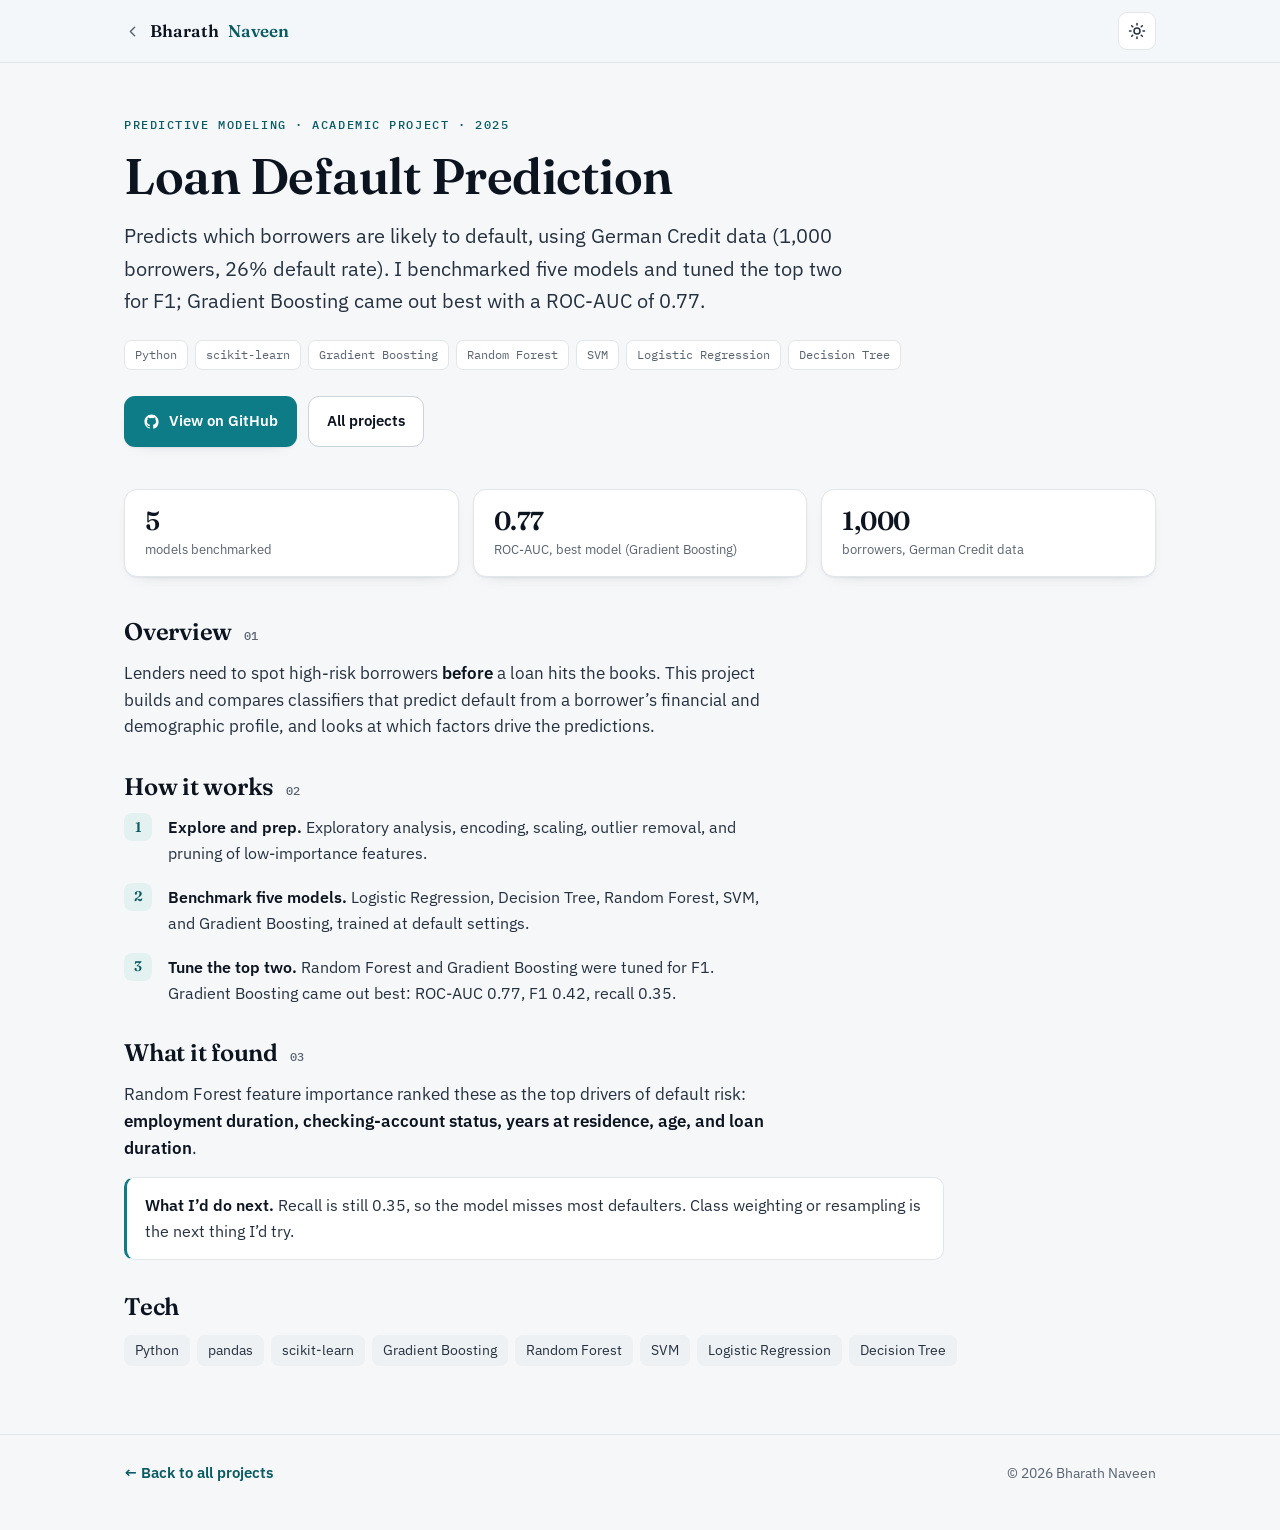
<file: projects/loan-default-prediction.html>
<!doctype html>
<html lang="en">
<head>
<meta charset="utf-8">
<meta name="viewport" content="width=device-width, initial-scale=1">
<title>Loan Default Prediction | Bharath Naveen</title>
<meta name="description" content="Predicts which borrowers are likely to default, using German Credit data (1,000 borrowers, 26% default rate). I benchmarked five models and tuned the top two for F1; Gradient Boosting came out best with a ROC-AUC of 0.77.">
<link rel="icon" href="../assets/favicon.ico" sizes="any">
<link rel="apple-touch-icon" href="../assets/apple-touch-icon.png">
<link rel="preconnect" href="https://fonts.googleapis.com">
<link rel="preconnect" href="https://fonts.gstatic.com" crossorigin>
<link rel="stylesheet" href="https://fonts.googleapis.com/css2?family=Fraunces:opsz,wght@9..144,400;9..144,600;9..144,700&family=IBM+Plex+Sans:wght@400;500;600;700&family=IBM+Plex+Mono:wght@400;500;600&display=swap">
<link rel="stylesheet" href="../assets/project.css">
</head>
<body>
<nav class="pnav"><div class="pnav-in">
  <a class="back" href="../index.html#work"><svg viewBox="0 0 24 24" fill="none" stroke="currentColor" stroke-width="2" stroke-linecap="round" stroke-linejoin="round"><path d="M15 6l-6 6 6 6"/></svg> Bharath <span>Naveen</span></a>
  <button class="ttoggle" id="themeBtn" aria-label="Toggle light and dark theme"><svg class="sun" viewBox="0 0 24 24" fill="none" stroke="currentColor" stroke-width="2" stroke-linecap="round"><circle cx="12" cy="12" r="4"/><path d="M12 2v2M12 20v2M4.9 4.9l1.4 1.4M17.7 17.7l1.4 1.4M2 12h2M20 12h2M4.9 19.1l1.4-1.4M17.7 6.3l1.4-1.4"/></svg><svg class="moon" viewBox="0 0 24 24" fill="none" stroke="currentColor" stroke-width="2" stroke-linecap="round" stroke-linejoin="round"><path d="M21 12.8A9 9 0 1 1 11.2 3a7 7 0 0 0 9.8 9.8z"/></svg></button>
</div></nav>
<header class="phero"><div class="pwrap">
  <p class="eyebrow">Predictive Modeling &middot; Academic Project &middot; 2025</p>
  <h1>Loan Default Prediction</h1>
  <p class="lead">Predicts which borrowers are likely to default, using German Credit data (1,000 borrowers, 26% default rate). I benchmarked five models and tuned the top two for F1; Gradient Boosting came out best with a ROC-AUC of 0.77.</p>
  <div class="chips"><span class="chip">Python</span><span class="chip">scikit-learn</span><span class="chip">Gradient Boosting</span><span class="chip">Random Forest</span><span class="chip">SVM</span><span class="chip">Logistic Regression</span><span class="chip">Decision Tree</span></div>
  <div class="cta"><a class="btn btn-primary" href="https://github.com/Bharath-Naveen/german-loan-default-ml-" target="_blank" rel="noopener"><svg viewBox="0 0 24 24" fill="currentColor"><path d="M12 2C6.48 2 2 6.58 2 12.25c0 4.53 2.87 8.37 6.84 9.73.5.1.68-.22.68-.49 0-.24-.01-.87-.01-1.71-2.78.62-3.37-1.37-3.37-1.37-.45-1.18-1.11-1.49-1.11-1.49-.91-.64.07-.62.07-.62 1 .07 1.53 1.06 1.53 1.06.89 1.56 2.34 1.11 2.91.85.09-.66.35-1.11.63-1.37-2.22-.26-4.56-1.14-4.56-5.06 0-1.12.39-2.03 1.03-2.75-.1-.26-.45-1.3.1-2.71 0 0 .84-.28 2.75 1.05a9.3 9.3 0 0 1 5 0c1.91-1.33 2.75-1.05 2.75-1.05.55 1.41.2 2.45.1 2.71.64.72 1.03 1.63 1.03 2.75 0 3.93-2.35 4.79-4.58 5.05.36.32.68.95.68 1.92 0 1.39-.01 2.51-.01 2.85 0 .27.18.6.69.49A10.03 10.03 0 0 0 22 12.25C22 6.58 17.52 2 12 2z"/></svg> View on GitHub</a><a class="btn btn-ghost" href="../index.html#work">All projects</a></div>
</div></header>
<div class="pmetrics"><div class="pmetrics-in"><div class="pmetric"><div class="n">5</div><div class="l">models benchmarked</div></div><div class="pmetric"><div class="n">0.77</div><div class="l">ROC-AUC, best model (Gradient Boosting)</div></div><div class="pmetric"><div class="n">1,000</div><div class="l">borrowers, German Credit data</div></div></div></div>
<main class="pwrap">
<section class="psec"><h2>Overview<span class="k">01</span></h2><p>Lenders need to spot high-risk borrowers <b>before</b> a loan hits the books. This project builds and compares classifiers that predict default from a borrower&rsquo;s financial and demographic profile, and looks at which factors drive the predictions.</p></section><section class="psec"><h2>How it works<span class="k">02</span></h2><ol class="steps"><li><b>Explore and prep.</b> Exploratory analysis, encoding, scaling, outlier removal, and pruning of low-importance features.</li><li><b>Benchmark five models.</b> Logistic Regression, Decision Tree, Random Forest, SVM, and Gradient Boosting, trained at default settings.</li><li><b>Tune the top two.</b> Random Forest and Gradient Boosting were tuned for F1. Gradient Boosting came out best: ROC-AUC 0.77, F1 0.42, recall 0.35.</li></ol></section><section class="psec"><h2>What it found<span class="k">03</span></h2><p>Random Forest feature importance ranked these as the top drivers of default risk: <b>employment duration, checking-account status, years at residence, age, and loan duration</b>.</p><div class="callout"><b>What I&rsquo;d do next.</b> Recall is still 0.35, so the model misses most defaulters. Class weighting or resampling is the next thing I&rsquo;d try.</div></section><section class="psec"><h2>Tech</h2><div class="stacklist"><span class="sk">Python</span><span class="sk">pandas</span><span class="sk">scikit-learn</span><span class="sk">Gradient Boosting</span><span class="sk">Random Forest</span><span class="sk">SVM</span><span class="sk">Logistic Regression</span><span class="sk">Decision Tree</span></div></section>
</main>
<footer class="pfoot"><div class="pwrap">
  <a class="back" href="../index.html#work">&larr; Back to all projects</a>
  <span>&copy; <span id="yr"></span> Bharath Naveen</span>
</div></footer>
<script>
(function(){var r=document.documentElement,b=document.getElementById('themeBtn');
function c(){return r.getAttribute('data-theme')||(window.matchMedia('(prefers-color-scheme: dark)').matches?'dark':'light');}
b.addEventListener('click',function(){r.setAttribute('data-theme',c()==='dark'?'light':'dark');});
var y=document.getElementById('yr'); if(y) y.textContent=new Date().getFullYear();})();
</script>
</body></html>
</file>
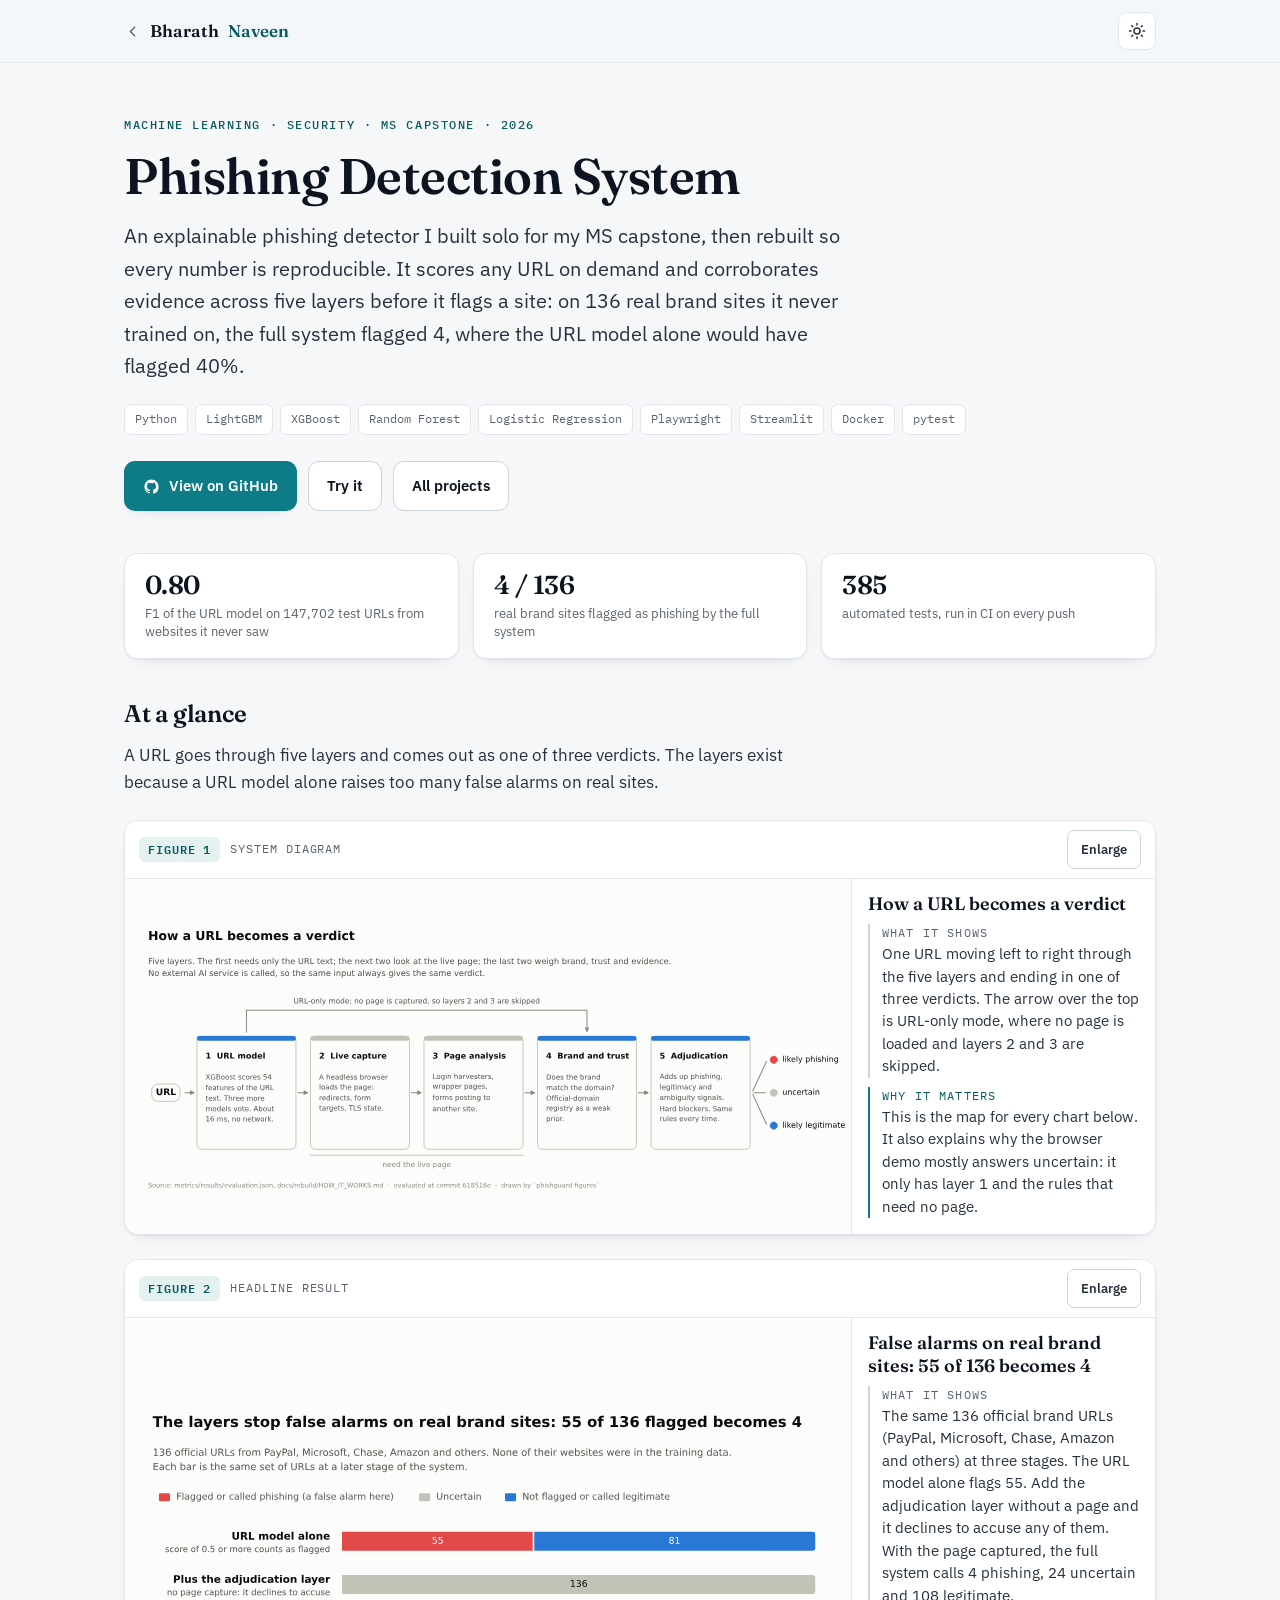
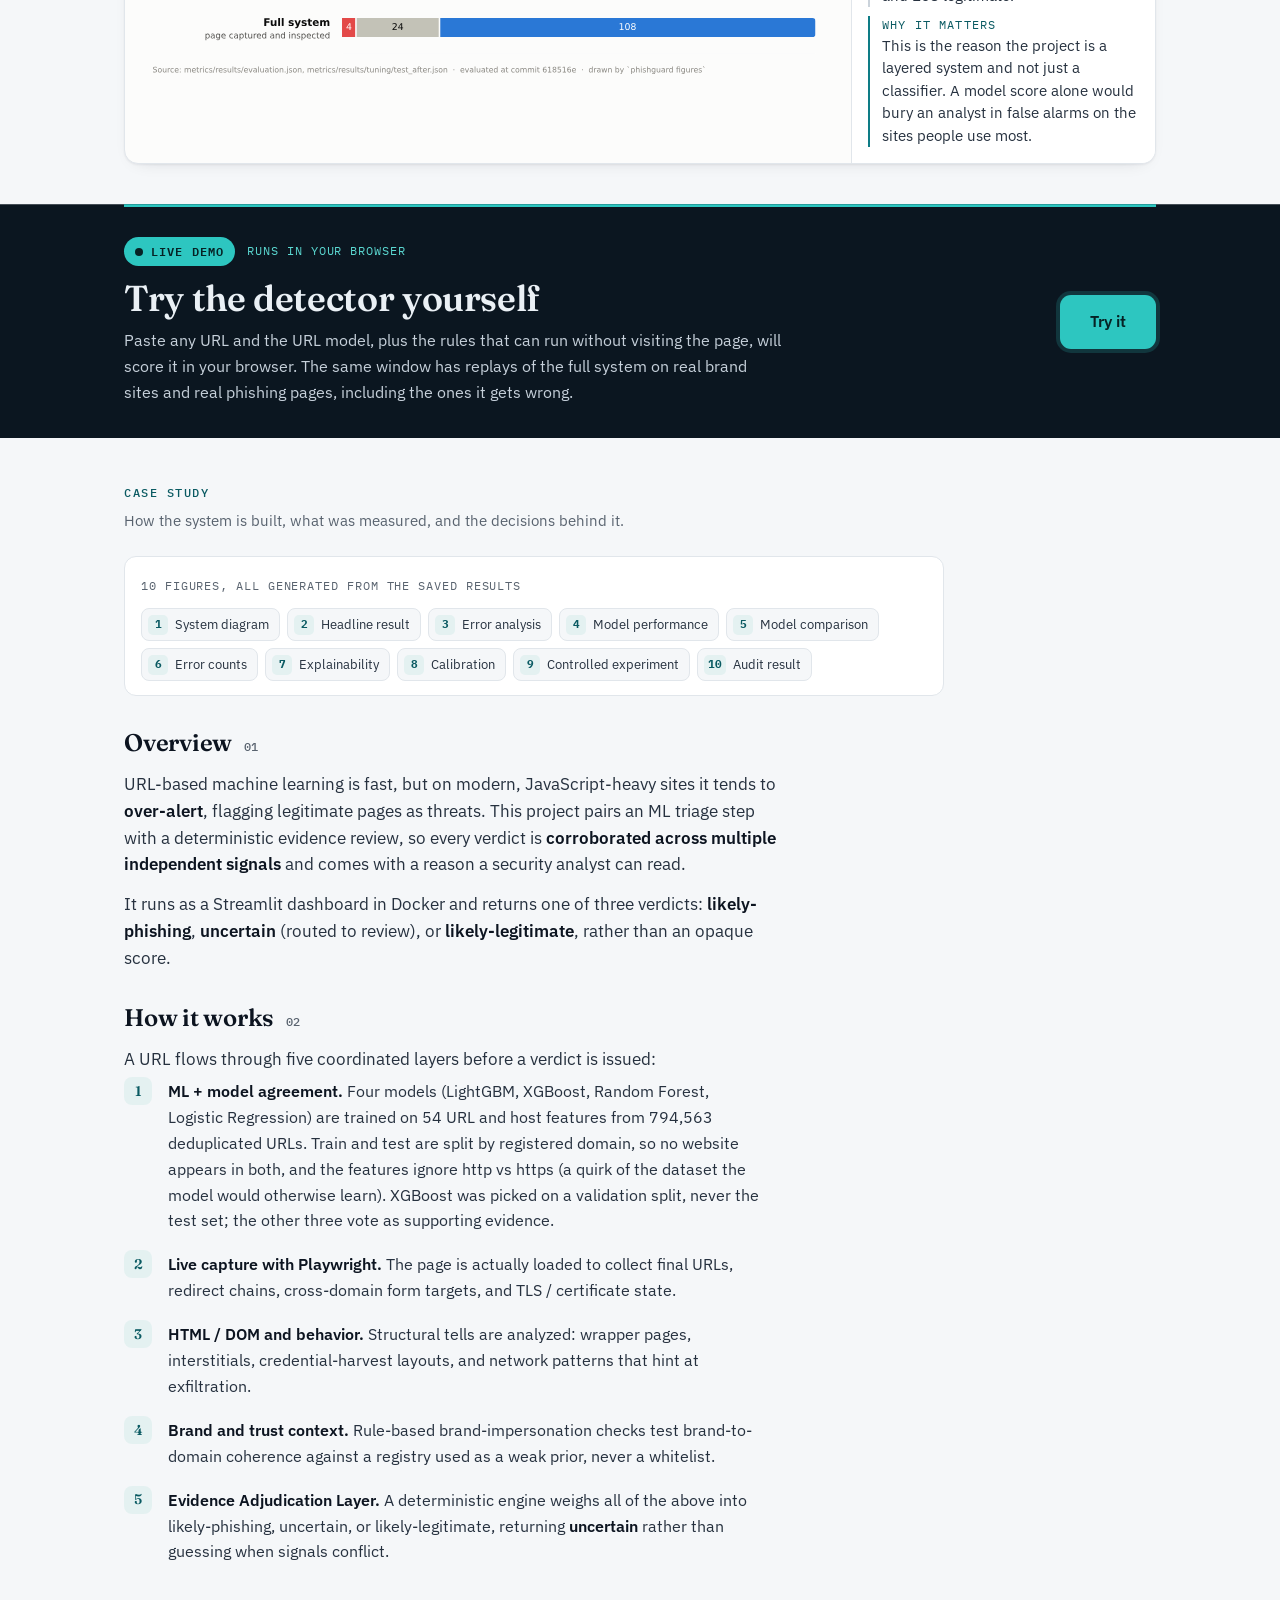
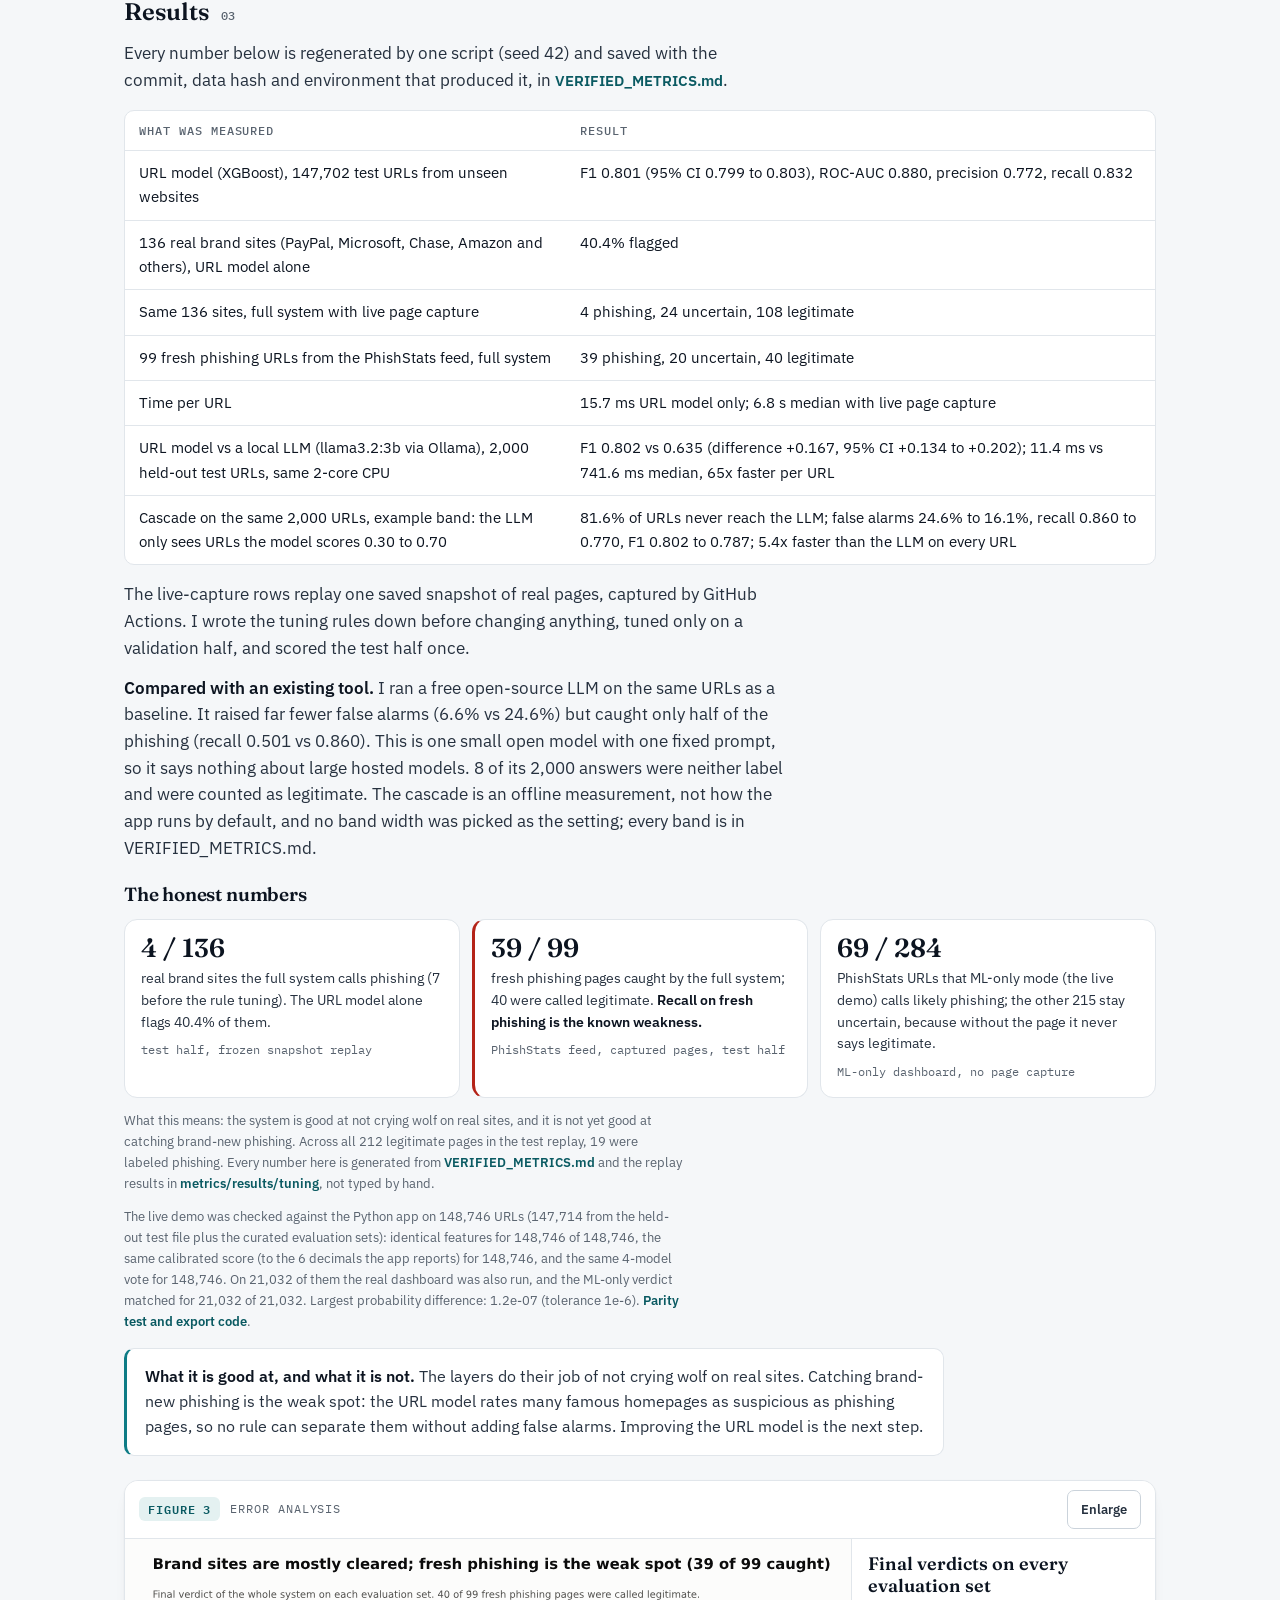
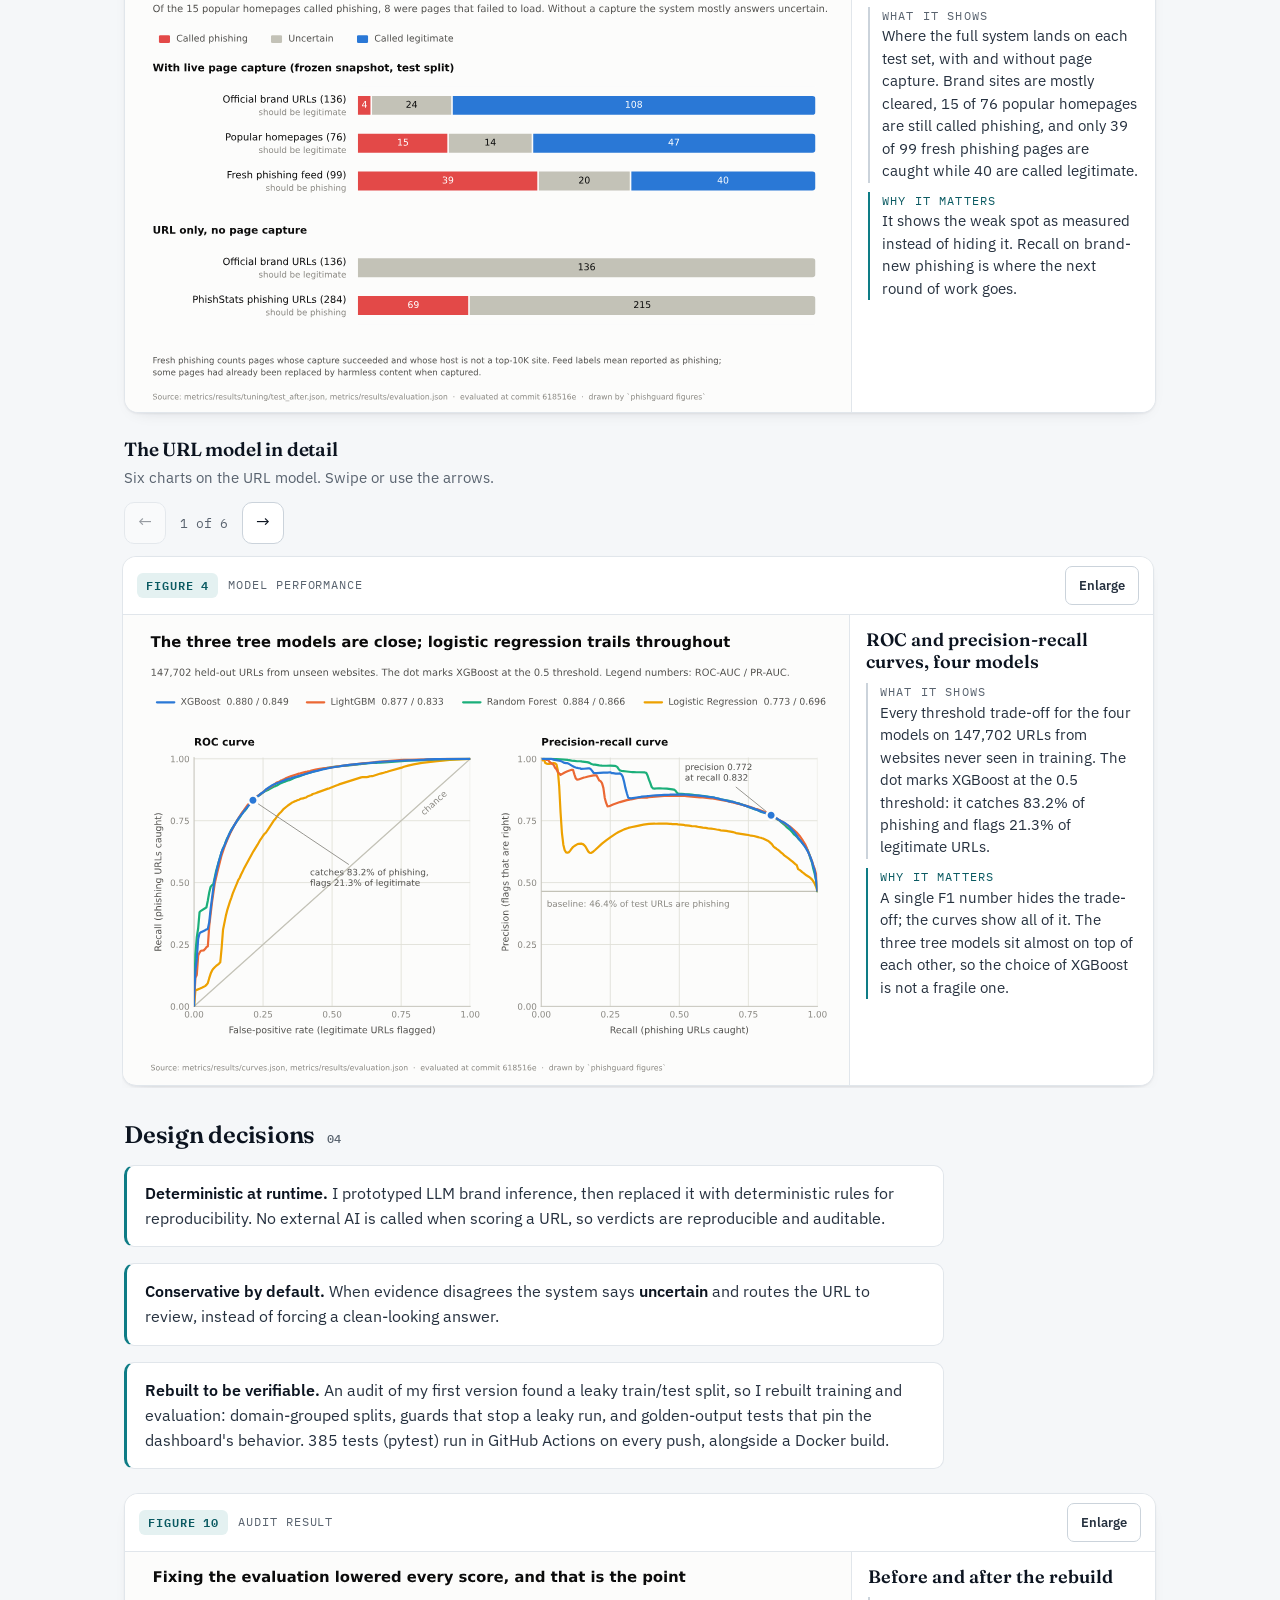
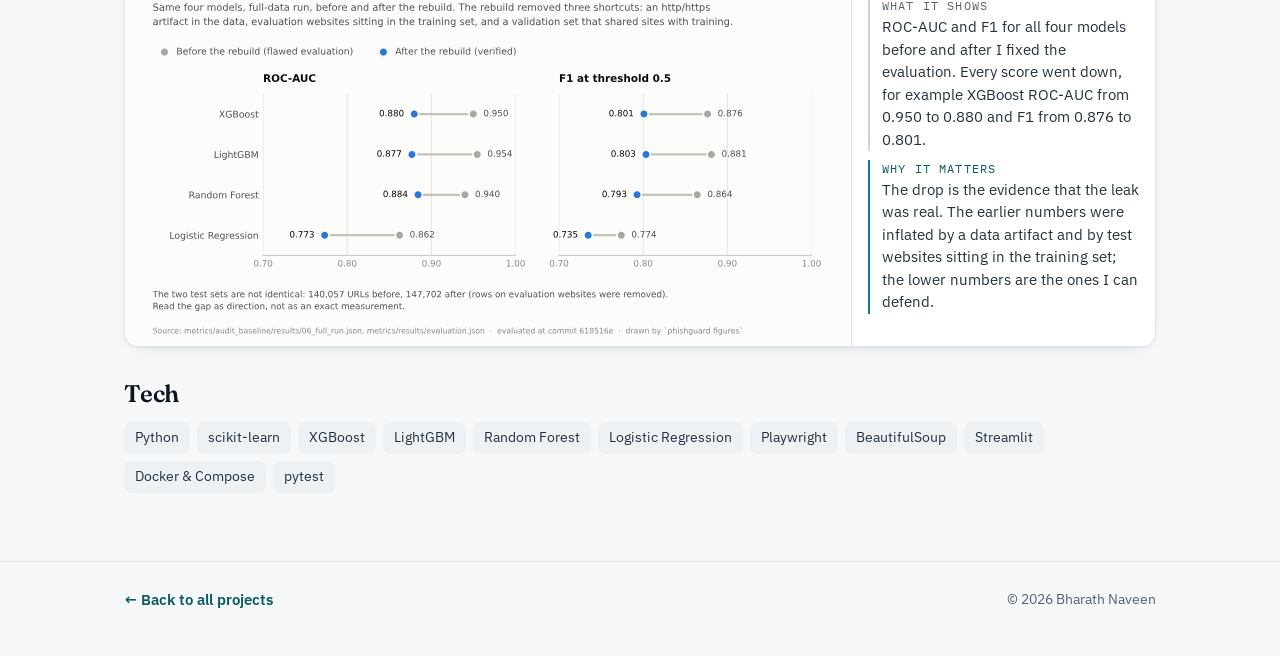
<file: projects/phishing-detection-system.html>
<!doctype html>
<html lang="en">
<head>
<meta charset="utf-8">
<meta name="viewport" content="width=device-width, initial-scale=1">
<title>Phishing Detection System | Bharath Naveen</title>
<meta name="description" content="An explainable phishing detector I built solo for my MS capstone, then rebuilt so every number is reproducible. It scores any URL on demand and corroborates evidence across five layers before it flags a site: on 136 real brand sites it never trained on, the full system flagged 4, where the URL model alone would have flagged 40%.">
<link rel="icon" href="../assets/favicon.ico" sizes="any">
<link rel="apple-touch-icon" href="../assets/apple-touch-icon.png">
<link rel="preconnect" href="https://fonts.googleapis.com">
<link rel="preconnect" href="https://fonts.gstatic.com" crossorigin>
<link rel="stylesheet" href="https://fonts.googleapis.com/css2?family=Fraunces:opsz,wght@9..144,400;9..144,600;9..144,700&family=IBM+Plex+Sans:wght@400;500;600;700&family=IBM+Plex+Mono:wght@400;500;600&display=swap">
<link rel="stylesheet" href="../assets/project.css">
<link rel="stylesheet" href="../assets/phishing-demo/demo.css">
<link rel="stylesheet" href="../assets/phishing-demo/window.css">
<link rel="stylesheet" href="../assets/phishing-figures/figures.css">
</head>
<body>
<nav class="pnav"><div class="pnav-in">
  <a class="back" href="../index.html#work"><svg viewBox="0 0 24 24" fill="none" stroke="currentColor" stroke-width="2" stroke-linecap="round" stroke-linejoin="round"><path d="M15 6l-6 6 6 6"/></svg> Bharath <span>Naveen</span></a>
  <button class="ttoggle" id="themeBtn" aria-label="Toggle light and dark theme"><svg class="sun" viewBox="0 0 24 24" fill="none" stroke="currentColor" stroke-width="2" stroke-linecap="round"><circle cx="12" cy="12" r="4"/><path d="M12 2v2M12 20v2M4.9 4.9l1.4 1.4M17.7 17.7l1.4 1.4M2 12h2M20 12h2M4.9 19.1l1.4-1.4M17.7 6.3l1.4-1.4"/></svg><svg class="moon" viewBox="0 0 24 24" fill="none" stroke="currentColor" stroke-width="2" stroke-linecap="round" stroke-linejoin="round"><path d="M21 12.8A9 9 0 1 1 11.2 3a7 7 0 0 0 9.8 9.8z"/></svg></button>
</div></nav>
<header class="phero"><div class="pwrap">
  <p class="eyebrow">Machine Learning &middot; Security &middot; MS Capstone &middot; 2026</p>
  <h1>Phishing Detection System</h1>
  <p class="lead">An explainable phishing detector I built solo for my MS capstone, then rebuilt so every number is reproducible. It scores any URL on demand and corroborates evidence across five layers before it flags a site: on 136 real brand sites it never trained on, the full system flagged 4, where the URL model alone would have flagged 40%.</p>
  <div class="chips"><span class="chip">Python</span><span class="chip">LightGBM</span><span class="chip">XGBoost</span><span class="chip">Random Forest</span><span class="chip">Logistic Regression</span><span class="chip">Playwright</span><span class="chip">Streamlit</span><span class="chip">Docker</span><span class="chip">pytest</span></div>
  <div class="cta"><a class="btn btn-primary" href="https://github.com/Bharath-Naveen/phishing-detection-system" target="_blank" rel="noopener"><svg viewBox="0 0 24 24" fill="currentColor"><path d="M12 2C6.48 2 2 6.58 2 12.25c0 4.53 2.87 8.37 6.84 9.73.5.1.68-.22.68-.49 0-.24-.01-.87-.01-1.71-2.78.62-3.37-1.37-3.37-1.37-.45-1.18-1.11-1.49-1.11-1.49-.91-.64.07-.62.07-.62 1 .07 1.53 1.06 1.53 1.06.89 1.56 2.34 1.11 2.91.85.09-.66.35-1.11.63-1.37-2.22-.26-4.56-1.14-4.56-5.06 0-1.12.39-2.03 1.03-2.75-.1-.26-.45-1.3.1-2.71 0 0 .84-.28 2.75 1.05a9.3 9.3 0 0 1 5 0c1.91-1.33 2.75-1.05 2.75-1.05.55 1.41.2 2.45.1 2.71.64.72 1.03 1.63 1.03 2.75 0 3.93-2.35 4.79-4.58 5.05.36.32.68.95.68 1.92 0 1.39-.01 2.51-.01 2.85 0 .27.18.6.69.49A10.03 10.03 0 0 0 22 12.25C22 6.58 17.52 2 12 2z"/></svg> View on GitHub</a><a class="btn btn-ghost" href="#try">Try it</a><a class="btn btn-ghost" href="../index.html#work">All projects</a></div>
</div></header>
<div class="pmetrics"><div class="pmetrics-in"><div class="pmetric"><div class="n">0.80</div><div class="l">F1 of the URL model on 147,702 test URLs from websites it never saw</div></div><div class="pmetric"><div class="n">4 / 136</div><div class="l">real brand sites flagged as phishing by the full system</div></div><div class="pmetric"><div class="n">385</div><div class="l">automated tests, run in CI on every push</div></div></div></div>
<main class="pwrap">
<section class="psec pglance"><h2>At a glance</h2><p>A URL goes through five layers and comes out as one of three verdicts. The layers exist because a URL model alone raises too many false alarms on real sites.</p><figure class="pfig" id="fig-1"><div class="pfig-head"><span class="pfig-no">Figure 1</span><span class="pfig-kind">System diagram</span><button type="button" class="pfig-zoom" aria-label="Enlarge figure 1">Enlarge</button></div><div class="pfig-scroll"><img class="pfig-light" src="../assets/phishing-figures/architecture-light.svg" alt="Diagram: a URL passes through the URL model, live capture, page analysis, brand and trust checks and the adjudication layer, ending in one of three verdicts." width="792" height="310" loading="lazy"><img class="pfig-dark" src="../assets/phishing-figures/architecture-dark.svg" alt="" aria-hidden="true" width="792" height="310" loading="lazy"></div><figcaption><b class="pfig-title">How a URL becomes a verdict</b><p><span class="pfig-k">What it shows</span>One URL moving left to right through the five layers and ending in one of three verdicts. The arrow over the top is URL-only mode, where no page is loaded and layers 2 and 3 are skipped.</p><p><span class="pfig-k">Why it matters</span>This is the map for every chart below. It also explains why the browser demo mostly answers uncertain: it only has layer 1 and the rules that need no page.</p></figcaption></figure><figure class="pfig" id="fig-2"><div class="pfig-head"><span class="pfig-no">Figure 2</span><span class="pfig-kind">Headline result</span><button type="button" class="pfig-zoom" aria-label="Enlarge figure 2">Enlarge</button></div><div class="pfig-scroll"><img class="pfig-light" src="../assets/phishing-figures/layers_on_brand_sites-light.svg" alt="Chart: of 136 real brand URLs, the URL model alone flags 55; the full system calls 4 phishing, 24 uncertain and 108 legitimate." width="662" height="263" loading="lazy"><img class="pfig-dark" src="../assets/phishing-figures/layers_on_brand_sites-dark.svg" alt="" aria-hidden="true" width="662" height="263" loading="lazy"></div><figcaption><b class="pfig-title">False alarms on real brand sites: 55 of 136 becomes 4</b><p><span class="pfig-k">What it shows</span>The same 136 official brand URLs (PayPal, Microsoft, Chase, Amazon and others) at three stages. The URL model alone flags 55. Add the adjudication layer without a page and it declines to accuse any of them. With the page captured, the full system calls 4 phishing, 24 uncertain and 108 legitimate.</p><p><span class="pfig-k">Why it matters</span>This is the reason the project is a layered system and not just a classifier. A model score alone would bury an analyst in false alarms on the sites people use most.</p></figcaption></figure></section>
<!-- phishing-demo:start (generated by demo/install_portfolio.py in the phishing repo) -->
<section class="psec pd pd-teaser" id="demo">
<div class="pd-teaser-in">
<div>
<div class="pd-banner"><span class="pd-live"><i></i>Live demo</span><span class="pd-where">Runs in your browser</span></div>
<h2>Try the detector yourself</h2>
<p class="pd-lede">Paste any URL and the URL model, plus the rules that can run without visiting the page, will score it in your browser. The same window has replays of the full system on real brand sites and real phishing pages, including the ones it gets wrong.</p>
</div>
<a class="pd-open" href="#try">Try it</a>
</div>
</section>
<div class="pd pd-app" id="pd-app" hidden>
<div class="pd-win" role="dialog" aria-modal="true" aria-label="Phishing detector live demo">
<div class="pd-chrome"><span class="pd-dots" aria-hidden="true"><i></i><i></i><i></i></span><span class="pd-ctitle">Phishing detector</span><div class="pd-tabs" role="tablist"><button type="button" role="tab" aria-selected="true" data-tab="check">Check a URL</button><button type="button" role="tab" aria-selected="false" data-tab="replays">Replays of the full system</button></div><button type="button" class="pd-x">Close</button></div>
<div class="pd-pane" data-pane="check">
<div class="pd-box" id="pd-try" data-assets="../assets/phishing-demo/">
<form class="pd-form" autocomplete="off"><label for="pd-url" class="sr-only" style="position:absolute;left:-9999px">URL to check</label><input id="pd-url" type="text" inputmode="url" spellcheck="false" placeholder="https://example.com/login" maxlength="2048"><button type="submit">Check URL</button></form>
<div class="pd-examples"><span>Try:</span><button type="button" data-example="https://www.paypal.com/signin">https://www.paypal.com/signin</button><button type="button" data-example="http://google-login-secure.xyz/signin">http://google-login-secure.xyz/signin</button><button type="button" data-example="https://en.wikipedia.org/wiki/Phishing">https://en.wikipedia.org/wiki/Phishing</button><button type="button" data-example="http://192.168.0.1/login.php">http://192.168.0.1/login.php</button></div>
<p class="pd-privacy">The URL never leaves your browser. Nothing is fetched from it, and it is not sent to any server. This is the URL model only, without live page capture.</p>
<p class="pd-status" aria-live="polite"></p><div class="pd-out" aria-live="polite"></div>
</div>
<p class="pd-note pd-foot">This is the URL model and the rules that can run without visiting the page. The full system also loads the page (redirects, forms, TLS, scripts) before it decides; the Replays tab shows that part on real pages.</p>
</div>
<div class="pd-pane" data-pane="replays" hidden>
<p class="pd-lede">Each page was captured once by GitHub Actions on 2026-09-30 and saved, then replayed through all five layers with the final rules. These cases are from the test half, which was not used to tune the rules. Phishing addresses are shown as plain text and are never links.</p>
<div class="pfig-railbar pd-railbar"><button type="button" class="pfig-prev" aria-label="Previous replay">&larr;</button><span class="pfig-count" aria-live="polite">1 of 8</span><button type="button" class="pfig-next" aria-label="Next replay">&rarr;</button></div>
<div class="pd-gallery" tabindex="0" aria-label="Replays of the full system">
<article class="pd-case"><div class="pd-ctop"><span class="pd-tag ok">Correct</span><span class="pd-chip pd-legitimate">Likely legitimate</span></div><h4>Brand site, called legitimate</h4><div class="pd-url" title="legitimate (official brand URL)">https://www.wellsfargo.com/about</div><p class="pd-facts"><b>Page title:</b> About Wells Fargo &middot; <b>Ended on:</b> www.wellsfargo.com &middot; <b>URL model alone:</b> 0.646</p><div class="pd-chips"><span class="pd-chip pd-phishing">scripts from many unrelated third-party domains</span><span class="pd-chip pd-legitimate">3+ of 4 models vote legitimate</span><span class="pd-chip pd-legitimate">visit stayed on the same domain</span><span class="pd-chip pd-legitimate">page brand matches the domain</span></div><p class="pd-why">The URL model alone scores this address 0.646, on the phishing side. With the page loaded, the brand on the page matches the domain, the visit stayed on wellsfargo.com, there is no password form, no form posts off-site, and the domain is in the official-domain prior. The only phishing signal is scripts from many unrelated third-party domains, which is weak next to that legitimacy evidence.<small>Truth: legitimate (official brand URL). Explanation written by me from the recorded signals.</small></p><details><summary>All recorded signals (score 0.08 phishing vs 1.29 legitimacy)</summary><ul><li>Hard blockers: none</li><li>Phishing signals: scripts from many unrelated third-party domains</li><li>Legitimacy signals: 3+ of 4 models vote legitimate, visit stayed on the same domain, page brand matches the domain, valid HTTPS, domain in the official-domain prior, no password form, no form posts off-site, full site navigation and help links</li><li>Ambiguity signals: URL score 0.50 to 0.70, official content wrapper, brand-coherent wrapper, requests to unrelated third-party domains</li></ul></details></article>
<article class="pd-case"><div class="pd-ctop"><span class="pd-tag ok">Correct</span><span class="pd-chip pd-legitimate">Likely legitimate</span></div><h4>Real sign-in page, called legitimate</h4><div class="pd-url" title="legitimate (official brand URL)">https://appleid.apple.com</div><p class="pd-facts"><b>Page title:</b> Apple Account: Sign-in and Manage &middot; <b>Ended on:</b> account.apple.com (another host) &middot; <b>URL model alone:</b> 0.888</p><div class="pd-chips"><span class="pd-chip pd-phishing">URL score 0.85 or higher</span><span class="pd-chip pd-legitimate">visit stayed on the same domain</span><span class="pd-chip pd-legitimate">first-party sign-in flow</span><span class="pd-chip pd-legitimate">page brand matches the domain</span></div><p class="pd-why">A genuine sign-in page is the hardest kind of legitimate page, because a phishing kit copies exactly this. The URL model scores it 0.888. The page evidence wins: the visit stayed inside apple.com, the brand matches the domain, the domain is in the official-domain prior, and no form posts off-site.<small>Truth: legitimate (official brand URL). Explanation written by me from the recorded signals.</small></p><details><summary>All recorded signals (score 0.35 phishing vs 1.4 legitimacy)</summary><ul><li>Hard blockers: none</li><li>Phishing signals: URL score 0.85 or higher</li><li>Legitimacy signals: visit stayed on the same domain, first-party sign-in flow, page brand matches the domain, valid HTTPS, domain in the official-domain prior, no password form, no form posts off-site, low HTML risk</li><li>Ambiguity signals: only the boosted models vote phishing, models disagree by more than 0.4, URL model disagrees with a first-party login</li></ul></details></article>
<article class="pd-case"><div class="pd-ctop"><span class="pd-tag bad">False alarm</span><span class="pd-chip pd-phishing">Likely phishing</span></div><h4>Brand site, wrongly called phishing</h4><div class="pd-url" title="legitimate (official brand URL)">https://www.wellsfargo.com</div><p class="pd-facts"><b>Page title:</b> Wells Fargo Bank | Financial Services &amp; Online Banking &middot; <b>Ended on:</b> www.wellsfargo.com &middot; <b>URL model alone:</b> 0.888</p><div class="pd-chips"><span class="pd-chip pd-phishing">URL score 0.85 or higher</span><span class="pd-chip pd-phishing">3+ of 4 models vote phishing</span><span class="pd-chip pd-phishing">scripts from many unrelated third-party domains</span><span class="pd-chip pd-legitimate">visit stayed on the same domain</span><span class="pd-chip pd-legitimate">valid HTTPS</span><span class="pd-chip pd-legitimate">no form posts off-site</span></div><p class="pd-why">One of the 4 official brand pages (of 136) that the full system flags. The brand check reports a strong brand-to-domain mismatch on this homepage, and the page loads scripts from many unrelated third-party domains. Together with a high URL score, that crosses the phishing threshold. Tuning removed the wrapper hard blocker it had before, but the score alone still gets there. The /about page on the same site (first card) is cleared, so this is a weakness in the rules, not in the domain.<small>Truth: legitimate (official brand URL). Explanation written by me from the recorded signals.</small></p><details><summary>All recorded signals (score 0.85 phishing vs 0.6 legitimacy)</summary><ul><li>Hard blockers: none</li><li>Phishing signals: URL score 0.85 or higher, 3+ of 4 models vote phishing, scripts from many unrelated third-party domains, strong brand-to-domain mismatch</li><li>Legitimacy signals: visit stayed on the same domain, valid HTTPS, no form posts off-site, full site navigation and help links</li><li>Ambiguity signals: requests to unrelated third-party domains, URL and page evidence disagree</li></ul></details></article>
<article class="pd-case"><div class="pd-ctop"><span class="pd-tag ok">Fixed by tuning</span><span class="pd-chip pd-legitimate">Likely legitimate</span></div><h4>Sign-in page fixed by the rule tuning</h4><div class="pd-url" title="legitimate (official brand URL)">https://www.dropbox.com/home</div><p class="pd-facts"><b>Page title:</b> Login or Sign Up for a Dropbox Account &middot; <b>Ended on:</b> www.dropbox.com &middot; <b>URL model alone:</b> 0.338 &middot; <b>Before tuning:</b> Likely phishing</p><div class="pd-chips"><span class="pd-chip pd-phishing">scripts from many unrelated third-party domains</span><span class="pd-chip pd-legitimate">3+ of 4 models vote legitimate</span><span class="pd-chip pd-legitimate">visit stayed on the same domain</span><span class="pd-chip pd-legitimate">first-party sign-in flow</span></div><p class="pd-why">/home sends you to Dropbox&#x27;s login page. Before tuning, its password form, which is submitted by JavaScript and so has no form action, tripped the credential-harvesting hard blocker, and the page was called phishing. The tuning, done on the validation half only, made the judge treat that as context on a coherent first-party page: same domain, the page names the site, valid HTTPS, nothing posted off-site.<small>Truth: legitimate (official brand URL). Explanation written by me from the recorded signals.</small></p><details><summary>All recorded signals (score 0.08 phishing vs 1.29 legitimacy)</summary><ul><li>Hard blockers: none</li><li>Phishing signals: scripts from many unrelated third-party domains</li><li>Legitimacy signals: 3+ of 4 models vote legitimate, visit stayed on the same domain, first-party sign-in flow, valid HTTPS, domain in the official-domain prior, no form posts off-site, content-rich page, low HTML risk</li><li>Ambiguity signals: models disagree by more than 0.4, login submitted by the site&#x27;s own script, requests to unrelated third-party domains</li></ul></details></article>
<article class="pd-case"><div class="pd-ctop"><span class="pd-tag ok">Caught</span><span class="pd-chip pd-phishing">Likely phishing</span></div><h4>Phishing caught by the page, not the URL</h4><div class="pd-url" title="phishing (reported to the PhishStats feed)">https://listentoyourangels.com/googl/Ed/Ed/index.php</div><p class="pd-facts"><b>Page title:</b> Google Docs &middot; <b>Ended on:</b> listentoyourangels.com &middot; <b>URL model alone:</b> 0.646</p><div class="pd-chips"><span class="pd-chip pd-phishing">credential-harvesting form</span><span class="pd-chip pd-phishing">strong brand-to-domain mismatch</span><span class="pd-chip pd-phishing">login page on a non-official domain</span><span class="pd-chip pd-legitimate">visit stayed on the same domain</span><span class="pd-chip pd-legitimate">valid HTTPS</span><span class="pd-chip pd-legitimate">no form posts off-site</span></div><p class="pd-why">The URL model gives 0.646, which is not enough on its own. The page gives it away: it presents itself as Google Docs on an unrelated domain and shows a login form, which fires the credential-harvesting hard blocker and a strong brand-to-domain mismatch.<small>Truth: phishing (reported to the PhishStats feed). Explanation written by me from the recorded signals.</small></p><details><summary>All recorded signals (score 0.5 phishing vs 0.45 legitimacy)</summary><ul><li>Hard blockers: credential-harvesting form</li><li>Phishing signals: strong brand-to-domain mismatch, login page on a non-official domain</li><li>Legitimacy signals: visit stayed on the same domain, valid HTTPS, no form posts off-site</li><li>Ambiguity signals: URL score 0.50 to 0.70, only the boosted models vote phishing, requests to unrelated third-party domains, URL and page evidence disagree</li></ul></details></article>
<article class="pd-case"><div class="pd-ctop"><span class="pd-tag ok">Caught</span><span class="pd-chip pd-phishing">Likely phishing</span></div><h4>Phishing caught by URL and page together</h4><div class="pd-url" title="phishing (reported to the PhishStats feed)">http://49.51.43.12/v3/signin/identifier?amp%3Bfollowup=https%3A%2F%2Faccounts.google.com%2F&amp;amp%3Bifk...</div><p class="pd-facts"><b>Page title:</b> Sign in - Google Accounts &middot; <b>Ended on:</b> 49.51.43.12 &middot; <b>URL model alone:</b> 0.999</p><div class="pd-chips"><span class="pd-chip pd-phishing">credential-harvesting form</span><span class="pd-chip pd-phishing">URL score 0.85 or higher</span><span class="pd-chip pd-phishing">3+ of 4 models vote phishing</span><span class="pd-chip pd-phishing">obfuscated script around a login</span><span class="pd-chip pd-legitimate">no form posts off-site</span></div><p class="pd-why">A Google sign-in clone served from a bare IP address over plain HTTP. The URL model is near certain and the host itself is a suspicious pattern. The page adds a credential-harvesting form, obfuscated script around the login, and a sign-in surface without HTTPS.<small>Truth: phishing (reported to the PhishStats feed). Explanation written by me from the recorded signals.</small></p><details><summary>All recorded signals (score 1.6 phishing vs 0.2 legitimacy)</summary><ul><li>Hard blockers: credential-harvesting form</li><li>Phishing signals: URL score 0.85 or higher, 3+ of 4 models vote phishing, obfuscated script around a login, sign-in without valid HTTPS, suspicious host pattern, strong brand-to-domain mismatch, login page on a non-official domain</li><li>Legitimacy signals: no form posts off-site</li><li>Ambiguity signals: same domain, but a suspicious one, encoded or tracking-style URL</li></ul></details></article>
<article class="pd-case"><div class="pd-ctop"><span class="pd-tag bad">Missed</span><span class="pd-chip pd-legitimate">Likely legitimate</span></div><h4>Missed: clean-looking page on a free host</h4><div class="pd-url" title="phishing (reported to the PhishStats feed)">https://mysitee-seven.vercel.app/</div><p class="pd-facts"><b>Page title:</b> Nu Cashback | Você tem dinheiro te esperando &middot; <b>Ended on:</b> mysitee-seven.vercel.app &middot; <b>URL model alone:</b> 0.985</p><div class="pd-chips"><span class="pd-chip pd-phishing">URL score 0.85 or higher</span><span class="pd-chip pd-phishing">3+ of 4 models vote phishing</span><span class="pd-chip pd-legitimate">visit stayed on the same domain</span><span class="pd-chip pd-legitimate">valid HTTPS</span><span class="pd-chip pd-legitimate">no password form</span></div><p class="pd-why">This is the known weakness. The URL model scores it 0.985, but the captured page had no password form, no off-site form and plenty of content, so the legitimacy signals outweighed the URL score. The rules cannot turn &#x27;high URL score plus a clean page&#x27; into a phishing verdict without also flagging popular legitimate homepages that the URL model also scores high.<small>Truth: phishing (reported to the PhishStats feed). Explanation written by me from the recorded signals.</small></p><details><summary>All recorded signals (score 0.47 phishing vs 1.1 legitimacy)</summary><ul><li>Hard blockers: none</li><li>Phishing signals: URL score 0.85 or higher, 3+ of 4 models vote phishing</li><li>Legitimacy signals: visit stayed on the same domain, valid HTTPS, no password form, no form posts off-site, content-rich page, low HTML risk</li><li>Ambiguity signals: requests to unrelated third-party domains, URL and page evidence disagree</li></ul></details></article>
<article class="pd-case"><div class="pd-ctop"><span class="pd-tag bad">Missed</span><span class="pd-chip pd-legitimate">Likely legitimate</span></div><h4>Missed: the phishing content was never seen</h4><div class="pd-url" title="phishing (reported to the PhishStats feed)">https://pyvlgy.com/?email=a@a.com&amp;amp;uid=g6fNu6lQWyor4aMW7iRk0u9c</div><p class="pd-facts"><b>Page title:</b> Just a moment... &middot; <b>Ended on:</b> pyvlgy.com &middot; <b>URL model alone:</b> 0.176</p><div class="pd-chips"><span class="pd-chip pd-legitimate">3+ of 4 models vote legitimate</span><span class="pd-chip pd-legitimate">visit stayed on the same domain</span><span class="pd-chip pd-legitimate">page brand matches the domain</span></div><p class="pd-why">The capture got a page titled &#x27;Just a moment...&#x27;, a bot-check interstitial, not the phishing page. Kits like this most likely show harmless content to data-center browsers, so the page looked clean. The URL, a random domain with a query string, did not look suspicious to the model either (0.176).<small>Truth: phishing (reported to the PhishStats feed). Explanation written by me from the recorded signals.</small></p><details><summary>All recorded signals (score 0.0 phishing vs 1.5 legitimacy)</summary><ul><li>Hard blockers: none</li><li>Phishing signals: none</li><li>Legitimacy signals: 3+ of 4 models vote legitimate, visit stayed on the same domain, page brand matches the domain, host identity fits the brand, valid HTTPS, no password form, no form posts off-site, content-rich page, low HTML risk</li><li>Ambiguity signals: models disagree by more than 0.4</li></ul></details></article>
</div>
</div>
</div>
</div>
<!-- phishing-demo:end -->

<div class="pd-divider"><span>Case study</span><p>How the system is built, what was measured, and the decisions behind it.</p></div>
<nav class="pfig-tour" aria-label="Figures on this page"><span>10 figures, all generated from the saved results</span><div><a href="#fig-1"><b>1</b>System diagram</a><a href="#fig-2"><b>2</b>Headline result</a><a href="#fig-3"><b>3</b>Error analysis</a><a href="#fig-4"><b>4</b>Model performance</a><a href="#fig-5"><b>5</b>Model comparison</a><a href="#fig-6"><b>6</b>Error counts</a><a href="#fig-7"><b>7</b>Explainability</a><a href="#fig-8"><b>8</b>Calibration</a><a href="#fig-9"><b>9</b>Controlled experiment</a><a href="#fig-10"><b>10</b>Audit result</a></div></nav>
<section class="psec"><h2>Overview<span class="k">01</span></h2><p>URL-based machine learning is fast, but on modern, JavaScript-heavy sites it tends to <b>over-alert</b>, flagging legitimate pages as threats. This project pairs an ML triage step with a deterministic evidence review, so every verdict is <b>corroborated across multiple independent signals</b> and comes with a reason a security analyst can read.</p><p>It runs as a Streamlit dashboard in Docker and returns one of three verdicts: <b>likely-phishing</b>, <b>uncertain</b> (routed to review), or <b>likely-legitimate</b>, rather than an opaque score.</p></section><section class="psec"><h2>How it works<span class="k">02</span></h2><p>A URL flows through five coordinated layers before a verdict is issued:</p><ol class="steps"><li><b>ML + model agreement.</b> Four models (LightGBM, XGBoost, Random Forest, Logistic Regression) are trained on 54 URL and host features from 794,563 deduplicated URLs. Train and test are split by registered domain, so no website appears in both, and the features ignore http vs https (a quirk of the dataset the model would otherwise learn). XGBoost was picked on a validation split, never the test set; the other three vote as supporting evidence.</li><li><b>Live capture with Playwright.</b> The page is actually loaded to collect final URLs, redirect chains, cross-domain form targets, and TLS / certificate state.</li><li><b>HTML / DOM and behavior.</b> Structural tells are analyzed: wrapper pages, interstitials, credential-harvest layouts, and network patterns that hint at exfiltration.</li><li><b>Brand and trust context.</b> Rule-based brand-impersonation checks test brand-to-domain coherence against a registry used as a weak prior, never a whitelist.</li><li><b>Evidence Adjudication Layer.</b> A deterministic engine weighs all of the above into likely-phishing, uncertain, or likely-legitimate, returning <b>uncertain</b> rather than guessing when signals conflict.</li></ol></section><section class="psec"><h2>Results<span class="k">03</span></h2><p>Every number below is regenerated by one script (seed 42) and saved with the commit, data hash and environment that produced it, in <a class="link" href="https://github.com/Bharath-Naveen/phishing-detection-system/blob/main/metrics/VERIFIED_METRICS.md" target="_blank" rel="noopener">VERIFIED_METRICS.md</a>.</p>
<div class="rtable"><table>
<thead><tr><th>What was measured</th><th>Result</th></tr></thead>
<tbody>
<tr><td>URL model (XGBoost), 147,702 test URLs from unseen websites</td><td>F1 0.801 (95% CI 0.799 to 0.803), ROC-AUC 0.880, precision 0.772, recall 0.832</td></tr>
<tr><td>136 real brand sites (PayPal, Microsoft, Chase, Amazon and others), URL model alone</td><td>40.4% flagged</td></tr>
<tr><td>Same 136 sites, full system with live page capture</td><td>4 phishing, 24 uncertain, 108 legitimate</td></tr>
<tr><td>99 fresh phishing URLs from the PhishStats feed, full system</td><td>39 phishing, 20 uncertain, 40 legitimate</td></tr>
<tr><td>Time per URL</td><td>15.7 ms URL model only; 6.8 s median with live page capture</td></tr>
<tr><td>URL model vs a local LLM (llama3.2:3b via Ollama), 2,000 held-out test URLs, same 2-core CPU</td><td>F1 0.802 vs 0.635 (difference +0.167, 95% CI +0.134 to +0.202); 11.4 ms vs 741.6 ms median, 65x faster per URL</td></tr>
<tr><td>Cascade on the same 2,000 URLs, example band: the LLM only sees URLs the model scores 0.30 to 0.70</td><td>81.6% of URLs never reach the LLM; false alarms 24.6% to 16.1%, recall 0.860 to 0.770, F1 0.802 to 0.787; 5.4x faster than the LLM on every URL</td></tr>
</tbody></table></div>
<p>The live-capture rows replay one saved snapshot of real pages, captured by GitHub Actions. I wrote the tuning rules down before changing anything, tuned only on a validation half, and scored the test half once.</p>
<p><b>Compared with an existing tool.</b> I ran a free open-source LLM on the same URLs as a baseline. It raised far fewer false alarms (6.6% vs 24.6%) but caught only half of the phishing (recall 0.501 vs 0.860). This is one small open model with one fixed prompt, so it says nothing about large hosted models. 8 of its 2,000 answers were neither label and were counted as legitimate. The cascade is an offline measurement, not how the app runs by default, and no band width was picked as the setting; every band is in <a href="https://github.com/Bharath-Naveen/phishing-detection-system/blob/main/metrics/VERIFIED_METRICS.md" target="_blank" rel="noopener">VERIFIED_METRICS.md</a>.</p>
<div class="pd pd-inline"><h3>The honest numbers</h3>
<div class="pd-honest">
<div class="pd-stat"><div class="n">4 / 136</div><div class="l">real brand sites the full system calls phishing (7 before the rule tuning). The URL model alone flags 40.4% of them.</div><div class="s">test half, frozen snapshot replay</div></div>
<div class="pd-stat weak"><div class="n">39 / 99</div><div class="l">fresh phishing pages caught by the full system; 40 were called legitimate. <b>Recall on fresh phishing is the known weakness.</b></div><div class="s">PhishStats feed, captured pages, test half</div></div>
<div class="pd-stat"><div class="n">69 / 284</div><div class="l">PhishStats URLs that ML-only mode (the live demo) calls likely phishing; the other 215 stay uncertain, because without the page it never says legitimate.</div><div class="s">ML-only dashboard, no page capture</div></div>
</div>
<p class="pd-src">What this means: the system is good at not crying wolf on real sites, and it is not yet good at catching brand-new phishing. Across all 212 legitimate pages in the test replay, 19 were labeled phishing. Every number here is generated from <a href="https://github.com/Bharath-Naveen/phishing-detection-system/blob/main/metrics/VERIFIED_METRICS.md" target="_blank" rel="noopener">VERIFIED_METRICS.md</a> and the replay results in <a href="https://github.com/Bharath-Naveen/phishing-detection-system/tree/main/metrics/results/tuning" target="_blank" rel="noopener">metrics/results/tuning</a>, not typed by hand.</p>
<p class="pd-src">The live demo was checked against the Python app on 148,746 URLs (147,714 from the held-out test file plus the curated evaluation sets): identical features for 148,746 of 148,746, the same calibrated score (to the 6 decimals the app reports) for 148,746, and the same 4-model vote for 148,746. On 21,032 of them the real dashboard was also run, and the ML-only verdict matched for 21,032 of 21,032. Largest probability difference: 1.2e-07 (tolerance 1e-6). <a href="https://github.com/Bharath-Naveen/phishing-detection-system/tree/main/demo" target="_blank" rel="noopener">Parity test and export code</a>.</p></div>
<div class="callout"><b>What it is good at, and what it is not.</b> The layers do their job of not crying wolf on real sites. Catching brand-new phishing is the weak spot: the URL model rates many famous homepages as suspicious as phishing pages, so no rule can separate them without adding false alarms. Improving the URL model is the next step.</div><figure class="pfig" id="fig-3"><div class="pfig-head"><span class="pfig-no">Figure 3</span><span class="pfig-kind">Error analysis</span><button type="button" class="pfig-zoom" aria-label="Enlarge figure 3">Enlarge</button></div><div class="pfig-scroll"><img class="pfig-light" src="../assets/phishing-figures/verdicts_by_set-light.svg" alt="Chart: final verdicts per evaluation set. With page capture, 39 of 99 fresh phishing pages are called phishing and 40 legitimate." width="662" height="432" loading="lazy"><img class="pfig-dark" src="../assets/phishing-figures/verdicts_by_set-dark.svg" alt="" aria-hidden="true" width="662" height="432" loading="lazy"></div><figcaption><b class="pfig-title">Final verdicts on every evaluation set</b><p><span class="pfig-k">What it shows</span>Where the full system lands on each test set, with and without page capture. Brand sites are mostly cleared, 15 of 76 popular homepages are still called phishing, and only 39 of 99 fresh phishing pages are caught while 40 are called legitimate.</p><p><span class="pfig-k">Why it matters</span>It shows the weak spot as measured instead of hiding it. Recall on brand-new phishing is where the next round of work goes.</p></figcaption></figure><h3 class="pfig-more">The URL model in detail</h3><p class="pfig-railnote">Six charts on the URL model. Swipe or use the arrows.</p><div class="pfig-railbar"><button type="button" class="pfig-prev" aria-label="Previous chart">&larr;</button><span class="pfig-count" aria-live="polite">1 of 6</span><button type="button" class="pfig-next" aria-label="Next chart">&rarr;</button></div><div class="pfig-rail" tabindex="0" aria-label="URL model charts"><figure class="pfig" id="fig-4"><div class="pfig-head"><span class="pfig-no">Figure 4</span><span class="pfig-kind">Model performance</span><button type="button" class="pfig-zoom" aria-label="Enlarge figure 4">Enlarge</button></div><div class="pfig-scroll"><img class="pfig-light" src="../assets/phishing-figures/roc_pr_curves-light.svg" alt="Chart: ROC and precision-recall curves for XGBoost, LightGBM, Random Forest and Logistic Regression on 147,702 held-out URLs." width="662" height="425" loading="lazy"><img class="pfig-dark" src="../assets/phishing-figures/roc_pr_curves-dark.svg" alt="" aria-hidden="true" width="662" height="425" loading="lazy"></div><figcaption><b class="pfig-title">ROC and precision-recall curves, four models</b><p><span class="pfig-k">What it shows</span>Every threshold trade-off for the four models on 147,702 URLs from websites never seen in training. The dot marks XGBoost at the 0.5 threshold: it catches 83.2% of phishing and flags 21.3% of legitimate URLs.</p><p><span class="pfig-k">Why it matters</span>A single F1 number hides the trade-off; the curves show all of it. The three tree models sit almost on top of each other, so the choice of XGBoost is not a fragile one.</p></figcaption></figure><figure class="pfig" id="fig-5"><div class="pfig-head"><span class="pfig-no">Figure 5</span><span class="pfig-kind">Model comparison</span><button type="button" class="pfig-zoom" aria-label="Enlarge figure 5">Enlarge</button></div><div class="pfig-scroll"><img class="pfig-light" src="../assets/phishing-figures/model_comparison-light.svg" alt="Chart: F1, ROC-AUC and PR-AUC for the four models and a majority-class baseline." width="662" height="320" loading="lazy"><img class="pfig-dark" src="../assets/phishing-figures/model_comparison-dark.svg" alt="" aria-hidden="true" width="662" height="320" loading="lazy"></div><figcaption><b class="pfig-title">Four models against a baseline</b><p><span class="pfig-k">What it shows</span>F1, ROC-AUC and PR-AUC side by side for XGBoost, LightGBM, Random Forest, Logistic Regression and a majority-class baseline, all on the same held-out URLs.</p><p><span class="pfig-k">Why it matters</span>It proves the models learned something real (every one beats the baseline) and that tree models beat the linear one. XGBoost was picked on validation data, so these test scores were never used to choose it.</p></figcaption></figure><figure class="pfig" id="fig-6"><div class="pfig-head"><span class="pfig-no">Figure 6</span><span class="pfig-kind">Error counts</span><button type="button" class="pfig-zoom" aria-label="Enlarge figure 6">Enlarge</button></div><div class="pfig-scroll"><img class="pfig-light" src="../assets/phishing-figures/confusion_matrix-light.svg" alt="Confusion matrix for XGBoost: 62,253 correctly passed, 16,881 false alarms, 11,499 missed, 57,069 correctly caught." width="504" height="353" loading="lazy"><img class="pfig-dark" src="../assets/phishing-figures/confusion_matrix-dark.svg" alt="" aria-hidden="true" width="504" height="353" loading="lazy"></div><figcaption><b class="pfig-title">Confusion matrix of the primary model</b><p><span class="pfig-k">What it shows</span>The XGBoost score turned into four counts at the 0.5 threshold: 62,253 legitimate URLs correctly passed, 16,881 false alarms, 11,499 phishing URLs missed and 57,069 correctly caught.</p><p><span class="pfig-k">Why it matters</span>It turns an abstract F1 of 0.80 into real mistakes you can count. That 21.3% false alarm rate is exactly what layers 2 to 5 exist to fix.</p></figcaption></figure><figure class="pfig" id="fig-7"><div class="pfig-head"><span class="pfig-no">Figure 7</span><span class="pfig-kind">Explainability</span><button type="button" class="pfig-zoom" aria-label="Enlarge figure 7">Enlarge</button></div><div class="pfig-scroll"><img class="pfig-light" src="../assets/phishing-figures/feature_contributions-light.svg" alt="Chart: the 12 URL features with the largest average contribution to the XGBoost score, led by path length." width="662" height="403" loading="lazy"><img class="pfig-dark" src="../assets/phishing-figures/feature_contributions-dark.svg" alt="" aria-hidden="true" width="662" height="403" loading="lazy"></div><figcaption><b class="pfig-title">What the URL model looks at</b><p><span class="pfig-k">What it shows</span>The 12 features (of 54) with the largest average push on the XGBoost score. Path length carries more than twice the weight of anything else, and these 12 make up 88% of the total.</p><p><span class="pfig-k">Why it matters</span>It opens the black box. The model leans on the shape of the URL, which explains why long but legitimate addresses get flagged and why page evidence is needed to overrule it.</p></figcaption></figure><figure class="pfig" id="fig-8"><div class="pfig-head"><span class="pfig-no">Figure 8</span><span class="pfig-kind">Calibration</span><button type="button" class="pfig-zoom" aria-label="Enlarge figure 8">Enlarge</button></div><div class="pfig-scroll"><img class="pfig-light" src="../assets/phishing-figures/calibration-light.svg" alt="Calibration chart: predicted probability against the observed phishing rate, raw and after isotonic calibration." width="490" height="468" loading="lazy"><img class="pfig-dark" src="../assets/phishing-figures/calibration-dark.svg" alt="" aria-hidden="true" width="490" height="468" loading="lazy"></div><figcaption><b class="pfig-title">Can the probability be trusted?</b><p><span class="pfig-k">What it shows</span>Predicted probability against how often those URLs really were phishing, before and after isotonic calibration. At the top the model says 97% and is right 85% of the time, and calibration made the Brier score slightly worse (0.1408 to 0.1455).</p><p><span class="pfig-k">Why it matters</span>The adjudication rules use score thresholds, so knowing where the score is overconfident matters. It is reported as an open item, not smoothed over.</p></figcaption></figure><figure class="pfig" id="fig-9"><div class="pfig-head"><span class="pfig-no">Figure 9</span><span class="pfig-kind">Controlled experiment</span><button type="button" class="pfig-zoom" aria-label="Enlarge figure 9">Enlarge</button></div><div class="pfig-scroll"><img class="pfig-light" src="../assets/phishing-figures/rule_tuning-light.svg" alt="Chart: rule tuning lowered legitimate pages called phishing on validation and test splits while phishing detection stayed the same." width="662" height="310" loading="lazy"><img class="pfig-dark" src="../assets/phishing-figures/rule_tuning-dark.svg" alt="" aria-hidden="true" width="662" height="310" loading="lazy"></div><figcaption><b class="pfig-title">Rule tuning, before and after</b><p><span class="pfig-k">What it shows</span>The same saved page captures replayed with the old and the new rules. Legitimate pages called phishing fall from 15.0% to 10.3% on validation and from 10.4% to 9.0% on test, while fresh phishing caught stays identical.</p><p><span class="pfig-k">Why it matters</span>It shows the tuning was done properly: rules changed on the validation half only, the test half scored once, and no recall was traded away to get the improvement.</p></figcaption></figure></div></section><section class="psec"><h2>Design decisions<span class="k">04</span></h2><div class="callout"><b>Deterministic at runtime.</b> I prototyped LLM brand inference, then replaced it with deterministic rules for reproducibility. No external AI is called when scoring a URL, so verdicts are reproducible and auditable.</div><div class="callout"><b>Conservative by default.</b> When evidence disagrees the system says <b>uncertain</b> and routes the URL to review, instead of forcing a clean-looking answer.</div><div class="callout"><b>Rebuilt to be verifiable.</b> An audit of my first version found a leaky train/test split, so I rebuilt training and evaluation: domain-grouped splits, guards that stop a leaky run, and golden-output tests that pin the dashboard's behavior. 385 tests (pytest) run in GitHub Actions on every push, alongside a Docker build.</div><figure class="pfig" id="fig-10"><div class="pfig-head"><span class="pfig-no">Figure 10</span><span class="pfig-kind">Audit result</span><button type="button" class="pfig-zoom" aria-label="Enlarge figure 10">Enlarge</button></div><div class="pfig-scroll"><img class="pfig-light" src="../assets/phishing-figures/rebuild_before_after-light.svg" alt="Chart: ROC-AUC and F1 of the four models before and after the rebuild. Every score went down, for example XGBoost ROC-AUC from 0.950 to 0.880." width="662" height="360" loading="lazy"><img class="pfig-dark" src="../assets/phishing-figures/rebuild_before_after-dark.svg" alt="" aria-hidden="true" width="662" height="360" loading="lazy"></div><figcaption><b class="pfig-title">Before and after the rebuild</b><p><span class="pfig-k">What it shows</span>ROC-AUC and F1 for all four models before and after I fixed the evaluation. Every score went down, for example XGBoost ROC-AUC from 0.950 to 0.880 and F1 from 0.876 to 0.801.</p><p><span class="pfig-k">Why it matters</span>The drop is the evidence that the leak was real. The earlier numbers were inflated by a data artifact and by test websites sitting in the training set; the lower numbers are the ones I can defend.</p></figcaption></figure></section><section class="psec"><h2>Tech</h2><div class="stacklist"><span class="sk">Python</span><span class="sk">scikit-learn</span><span class="sk">XGBoost</span><span class="sk">LightGBM</span><span class="sk">Random Forest</span><span class="sk">Logistic Regression</span><span class="sk">Playwright</span><span class="sk">BeautifulSoup</span><span class="sk">Streamlit</span><span class="sk">Docker &amp; Compose</span><span class="sk">pytest</span></div></section>
</main>
<footer class="pfoot"><div class="pwrap">
  <a class="back" href="../index.html#work">&larr; Back to all projects</a>
  <span>&copy; <span id="yr"></span> Bharath Naveen</span>
</div></footer>
<script>
(function(){var r=document.documentElement,b=document.getElementById('themeBtn');
function c(){return r.getAttribute('data-theme')||(window.matchMedia('(prefers-color-scheme: dark)').matches?'dark':'light');}
b.addEventListener('click',function(){r.setAttribute('data-theme',c()==='dark'?'light':'dark');});
var y=document.getElementById('yr'); if(y) y.textContent=new Date().getFullYear();})();
</script>
<div class="pfig-lb" id="pfigLb" hidden><button type="button" class="pfig-lb-x" aria-label="Close">Close</button><div class="pfig-lb-in"><img alt=""><p></p></div></div>
<script>
(function(){var lb=document.getElementById('pfigLb'); if(!lb) return; var im=lb.querySelector('img'), cap=lb.querySelector('p');
function open(f){var v=[].slice.call(f.querySelectorAll('.pfig-scroll img')).filter(function(i){return i.offsetParent!==null;})[0]; if(!v) return;
  im.src=v.getAttribute('src'); im.alt=f.querySelector('.pfig-light').alt; cap.textContent=f.querySelector('.pfig-no').textContent+': '+f.querySelector('.pfig-title').textContent;
  lb.hidden=false; document.body.style.overflow='hidden'; lb.querySelector('button').focus();}
function close(){lb.hidden=true; document.body.style.overflow='';}
document.querySelectorAll('.pfig').forEach(function(f){f.querySelector('.pfig-zoom').addEventListener('click',function(){open(f);}); f.querySelector('.pfig-scroll').addEventListener('click',function(){open(f);});});
document.querySelectorAll('.pfig-rail, .pd-gallery').forEach(function(r){var s=[].slice.call(r.children),bar=r.previousElementSibling,c=bar.querySelector('.pfig-count');
function cur(){var x=r.scrollLeft,b=0,d=1e9;s.forEach(function(e,i){var k=Math.abs(e.offsetLeft-r.offsetLeft-x);if(k<d){d=k;b=i;}});return b;}
function go(i){i=Math.max(0,Math.min(s.length-1,i));r.scrollTo({left:s[i].offsetLeft-r.offsetLeft,behavior:'smooth'});}
function upd(){var i=cur();c.textContent=(i+1)+' of '+s.length;bar.querySelector('.pfig-prev').disabled=i===0;bar.querySelector('.pfig-next').disabled=i===s.length-1;}
bar.querySelector('.pfig-prev').addEventListener('click',function(){go(cur()-1);});bar.querySelector('.pfig-next').addEventListener('click',function(){go(cur()+1);});
r.addEventListener('scroll',function(){window.requestAnimationFrame(upd);});upd();});
lb.addEventListener('click',function(e){if(e.target.tagName!=='IMG') close();});
document.addEventListener('keydown',function(e){if(e.key==='Escape'&&!lb.hidden) close();});})();
</script>
<script src="../assets/phishing-demo/phishguard-engine.js" defer></script>
<script src="../assets/phishing-demo/demo.js" defer></script>
<script src="../assets/phishing-demo/window.js" defer></script>
</body></html>
</file>
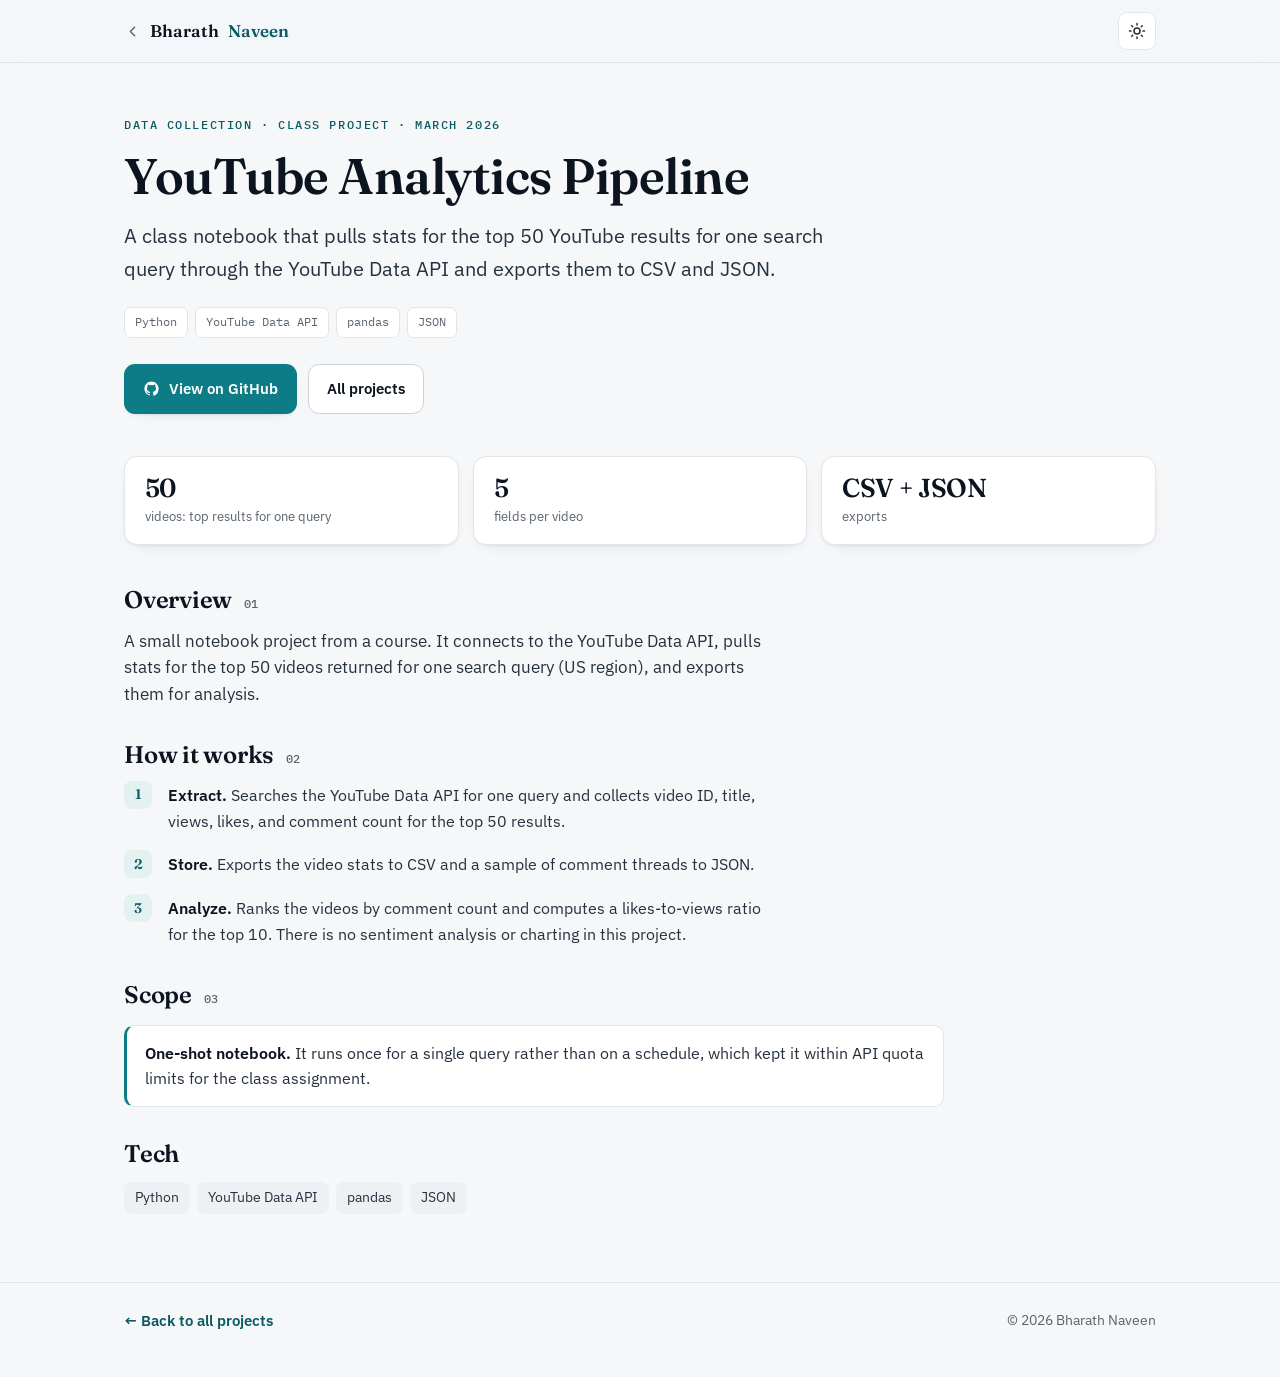
<file: projects/youtube-analytics-pipeline.html>
<!doctype html>
<html lang="en">
<head>
<meta charset="utf-8">
<meta name="viewport" content="width=device-width, initial-scale=1">
<title>YouTube Analytics Pipeline | Bharath Naveen</title>
<meta name="description" content="A class notebook that pulls stats for the top 50 YouTube results for one search query through the YouTube Data API and exports them to CSV and JSON.">
<link rel="icon" href="../assets/favicon.ico" sizes="any">
<link rel="apple-touch-icon" href="../assets/apple-touch-icon.png">
<link rel="preconnect" href="https://fonts.googleapis.com">
<link rel="preconnect" href="https://fonts.gstatic.com" crossorigin>
<link rel="stylesheet" href="https://fonts.googleapis.com/css2?family=Fraunces:opsz,wght@9..144,400;9..144,600;9..144,700&family=IBM+Plex+Sans:wght@400;500;600;700&family=IBM+Plex+Mono:wght@400;500;600&display=swap">
<link rel="stylesheet" href="../assets/project.css">
</head>
<body>
<nav class="pnav"><div class="pnav-in">
  <a class="back" href="../index.html#work"><svg viewBox="0 0 24 24" fill="none" stroke="currentColor" stroke-width="2" stroke-linecap="round" stroke-linejoin="round"><path d="M15 6l-6 6 6 6"/></svg> Bharath <span>Naveen</span></a>
  <button class="ttoggle" id="themeBtn" aria-label="Toggle light and dark theme"><svg class="sun" viewBox="0 0 24 24" fill="none" stroke="currentColor" stroke-width="2" stroke-linecap="round"><circle cx="12" cy="12" r="4"/><path d="M12 2v2M12 20v2M4.9 4.9l1.4 1.4M17.7 17.7l1.4 1.4M2 12h2M20 12h2M4.9 19.1l1.4-1.4M17.7 6.3l1.4-1.4"/></svg><svg class="moon" viewBox="0 0 24 24" fill="none" stroke="currentColor" stroke-width="2" stroke-linecap="round" stroke-linejoin="round"><path d="M21 12.8A9 9 0 1 1 11.2 3a7 7 0 0 0 9.8 9.8z"/></svg></button>
</div></nav>
<header class="phero"><div class="pwrap">
  <p class="eyebrow">Data Collection &middot; Class Project &middot; March 2026</p>
  <h1>YouTube Analytics Pipeline</h1>
  <p class="lead">A class notebook that pulls stats for the top 50 YouTube results for one search query through the YouTube Data API and exports them to CSV and JSON.</p>
  <div class="chips"><span class="chip">Python</span><span class="chip">YouTube Data API</span><span class="chip">pandas</span><span class="chip">JSON</span></div>
  <div class="cta"><a class="btn btn-primary" href="https://github.com/Bharath-Naveen/youtube-analytics-pipeline" target="_blank" rel="noopener"><svg viewBox="0 0 24 24" fill="currentColor"><path d="M12 2C6.48 2 2 6.58 2 12.25c0 4.53 2.87 8.37 6.84 9.73.5.1.68-.22.68-.49 0-.24-.01-.87-.01-1.71-2.78.62-3.37-1.37-3.37-1.37-.45-1.18-1.11-1.49-1.11-1.49-.91-.64.07-.62.07-.62 1 .07 1.53 1.06 1.53 1.06.89 1.56 2.34 1.11 2.91.85.09-.66.35-1.11.63-1.37-2.22-.26-4.56-1.14-4.56-5.06 0-1.12.39-2.03 1.03-2.75-.1-.26-.45-1.3.1-2.71 0 0 .84-.28 2.75 1.05a9.3 9.3 0 0 1 5 0c1.91-1.33 2.75-1.05 2.75-1.05.55 1.41.2 2.45.1 2.71.64.72 1.03 1.63 1.03 2.75 0 3.93-2.35 4.79-4.58 5.05.36.32.68.95.68 1.92 0 1.39-.01 2.51-.01 2.85 0 .27.18.6.69.49A10.03 10.03 0 0 0 22 12.25C22 6.58 17.52 2 12 2z"/></svg> View on GitHub</a><a class="btn btn-ghost" href="../index.html#work">All projects</a></div>
</div></header>
<div class="pmetrics"><div class="pmetrics-in"><div class="pmetric"><div class="n">50</div><div class="l">videos: top results for one query</div></div><div class="pmetric"><div class="n">5</div><div class="l">fields per video</div></div><div class="pmetric"><div class="n">CSV + JSON</div><div class="l">exports</div></div></div></div>
<main class="pwrap">
<section class="psec"><h2>Overview<span class="k">01</span></h2><p>A small notebook project from a course. It connects to the YouTube Data API, pulls stats for the top 50 videos returned for one search query (US region), and exports them for analysis.</p></section><section class="psec"><h2>How it works<span class="k">02</span></h2><ol class="steps"><li><b>Extract.</b> Searches the YouTube Data API for one query and collects video ID, title, views, likes, and comment count for the top 50 results.</li><li><b>Store.</b> Exports the video stats to CSV and a sample of comment threads to JSON.</li><li><b>Analyze.</b> Ranks the videos by comment count and computes a likes-to-views ratio for the top 10. There is no sentiment analysis or charting in this project.</li></ol></section><section class="psec"><h2>Scope<span class="k">03</span></h2><div class="callout"><b>One-shot notebook.</b> It runs once for a single query rather than on a schedule, which kept it within API quota limits for the class assignment.</div></section><section class="psec"><h2>Tech</h2><div class="stacklist"><span class="sk">Python</span><span class="sk">YouTube Data API</span><span class="sk">pandas</span><span class="sk">JSON</span></div></section>
</main>
<footer class="pfoot"><div class="pwrap">
  <a class="back" href="../index.html#work">&larr; Back to all projects</a>
  <span>&copy; <span id="yr"></span> Bharath Naveen</span>
</div></footer>
<script>
(function(){var r=document.documentElement,b=document.getElementById('themeBtn');
function c(){return r.getAttribute('data-theme')||(window.matchMedia('(prefers-color-scheme: dark)').matches?'dark':'light');}
b.addEventListener('click',function(){r.setAttribute('data-theme',c()==='dark'?'light':'dark');});
var y=document.getElementById('yr'); if(y) y.textContent=new Date().getFullYear();})();
</script>
</body></html>
</file>
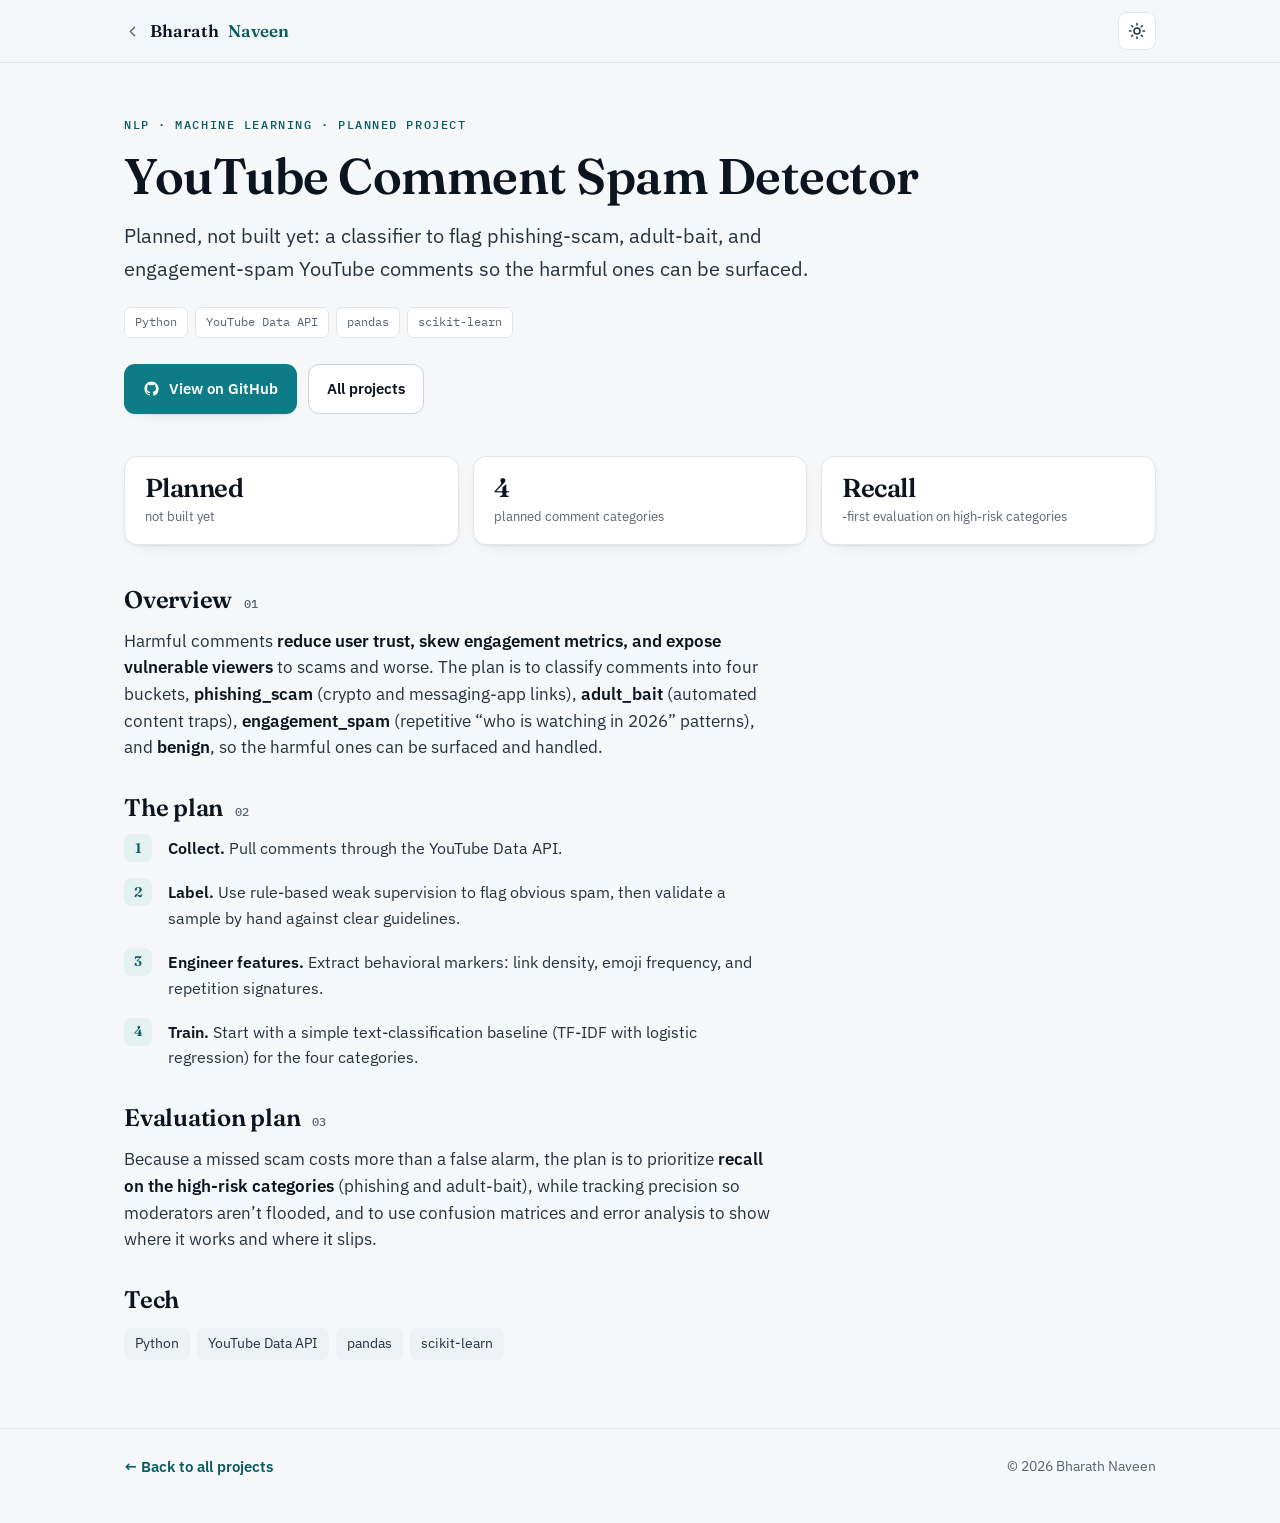
<file: projects/youtube-comment-spam-detector.html>
<!doctype html>
<html lang="en">
<head>
<meta charset="utf-8">
<meta name="viewport" content="width=device-width, initial-scale=1">
<title>YouTube Comment Spam Detector | Bharath Naveen</title>
<meta name="description" content="Planned, not built yet: a classifier to flag phishing-scam, adult-bait, and engagement-spam YouTube comments so the harmful ones can be surfaced.">
<link rel="icon" href="../assets/favicon.ico" sizes="any">
<link rel="apple-touch-icon" href="../assets/apple-touch-icon.png">
<link rel="preconnect" href="https://fonts.googleapis.com">
<link rel="preconnect" href="https://fonts.gstatic.com" crossorigin>
<link rel="stylesheet" href="https://fonts.googleapis.com/css2?family=Fraunces:opsz,wght@9..144,400;9..144,600;9..144,700&family=IBM+Plex+Sans:wght@400;500;600;700&family=IBM+Plex+Mono:wght@400;500;600&display=swap">
<link rel="stylesheet" href="../assets/project.css">
</head>
<body>
<nav class="pnav"><div class="pnav-in">
  <a class="back" href="../index.html#work"><svg viewBox="0 0 24 24" fill="none" stroke="currentColor" stroke-width="2" stroke-linecap="round" stroke-linejoin="round"><path d="M15 6l-6 6 6 6"/></svg> Bharath <span>Naveen</span></a>
  <button class="ttoggle" id="themeBtn" aria-label="Toggle light and dark theme"><svg class="sun" viewBox="0 0 24 24" fill="none" stroke="currentColor" stroke-width="2" stroke-linecap="round"><circle cx="12" cy="12" r="4"/><path d="M12 2v2M12 20v2M4.9 4.9l1.4 1.4M17.7 17.7l1.4 1.4M2 12h2M20 12h2M4.9 19.1l1.4-1.4M17.7 6.3l1.4-1.4"/></svg><svg class="moon" viewBox="0 0 24 24" fill="none" stroke="currentColor" stroke-width="2" stroke-linecap="round" stroke-linejoin="round"><path d="M21 12.8A9 9 0 1 1 11.2 3a7 7 0 0 0 9.8 9.8z"/></svg></button>
</div></nav>
<header class="phero"><div class="pwrap">
  <p class="eyebrow">NLP &middot; Machine Learning &middot; Planned project</p>
  <h1>YouTube Comment Spam Detector</h1>
  <p class="lead">Planned, not built yet: a classifier to flag phishing-scam, adult-bait, and engagement-spam YouTube comments so the harmful ones can be surfaced.</p>
  <div class="chips"><span class="chip">Python</span><span class="chip">YouTube Data API</span><span class="chip">pandas</span><span class="chip">scikit-learn</span></div>
  <div class="cta"><a class="btn btn-primary" href="https://github.com/Bharath-Naveen/youtube-comment-spam-detector" target="_blank" rel="noopener"><svg viewBox="0 0 24 24" fill="currentColor"><path d="M12 2C6.48 2 2 6.58 2 12.25c0 4.53 2.87 8.37 6.84 9.73.5.1.68-.22.68-.49 0-.24-.01-.87-.01-1.71-2.78.62-3.37-1.37-3.37-1.37-.45-1.18-1.11-1.49-1.11-1.49-.91-.64.07-.62.07-.62 1 .07 1.53 1.06 1.53 1.06.89 1.56 2.34 1.11 2.91.85.09-.66.35-1.11.63-1.37-2.22-.26-4.56-1.14-4.56-5.06 0-1.12.39-2.03 1.03-2.75-.1-.26-.45-1.3.1-2.71 0 0 .84-.28 2.75 1.05a9.3 9.3 0 0 1 5 0c1.91-1.33 2.75-1.05 2.75-1.05.55 1.41.2 2.45.1 2.71.64.72 1.03 1.63 1.03 2.75 0 3.93-2.35 4.79-4.58 5.05.36.32.68.95.68 1.92 0 1.39-.01 2.51-.01 2.85 0 .27.18.6.69.49A10.03 10.03 0 0 0 22 12.25C22 6.58 17.52 2 12 2z"/></svg> View on GitHub</a><a class="btn btn-ghost" href="../index.html#work">All projects</a></div>
</div></header>
<div class="pmetrics"><div class="pmetrics-in"><div class="pmetric"><div class="n">Planned</div><div class="l">not built yet</div></div><div class="pmetric"><div class="n">4</div><div class="l">planned comment categories</div></div><div class="pmetric"><div class="n">Recall</div><div class="l">-first evaluation on high-risk categories</div></div></div></div>
<main class="pwrap">
<section class="psec"><h2>Overview<span class="k">01</span></h2><p>Harmful comments <b>reduce user trust, skew engagement metrics, and expose vulnerable viewers</b> to scams and worse. The plan is to classify comments into four buckets, <b>phishing_scam</b> (crypto and messaging-app links), <b>adult_bait</b> (automated content traps), <b>engagement_spam</b> (repetitive &ldquo;who is watching in 2026&rdquo; patterns), and <b>benign</b>, so the harmful ones can be surfaced and handled.</p></section><section class="psec"><h2>The plan<span class="k">02</span></h2><ol class="steps"><li><b>Collect.</b> Pull comments through the YouTube Data API.</li><li><b>Label.</b> Use rule-based weak supervision to flag obvious spam, then validate a sample by hand against clear guidelines.</li><li><b>Engineer features.</b> Extract behavioral markers: link density, emoji frequency, and repetition signatures.</li><li><b>Train.</b> Start with a simple text-classification baseline (TF-IDF with logistic regression) for the four categories.</li></ol></section><section class="psec"><h2>Evaluation plan<span class="k">03</span></h2><p>Because a missed scam costs more than a false alarm, the plan is to prioritize <b>recall on the high-risk categories</b> (phishing and adult-bait), while tracking precision so moderators aren&rsquo;t flooded, and to use confusion matrices and error analysis to show where it works and where it slips.</p></section><section class="psec"><h2>Tech</h2><div class="stacklist"><span class="sk">Python</span><span class="sk">YouTube Data API</span><span class="sk">pandas</span><span class="sk">scikit-learn</span></div></section>
</main>
<footer class="pfoot"><div class="pwrap">
  <a class="back" href="../index.html#work">&larr; Back to all projects</a>
  <span>&copy; <span id="yr"></span> Bharath Naveen</span>
</div></footer>
<script>
(function(){var r=document.documentElement,b=document.getElementById('themeBtn');
function c(){return r.getAttribute('data-theme')||(window.matchMedia('(prefers-color-scheme: dark)').matches?'dark':'light');}
b.addEventListener('click',function(){r.setAttribute('data-theme',c()==='dark'?'light':'dark');});
var y=document.getElementById('yr'); if(y) y.textContent=new Date().getFullYear();})();
</script>
</body></html>
</file>
<file: assets/blog.css>
/* Shared styles for the blog index and post pages */
:root{
  --paper:#F5F7F9; --surface:#FFFFFF; --surface-2:#EDF1F4;
  --ink:#0C1420; --ink-soft:#26313F; --muted:#59636F;
  --line:#E1E6EB; --line-strong:#CBD3DB;
  --accent:#0E7C86; --accent-strong:#0A5A62; --accent-wash:#E4F1F1;
  --shadow:0 1px 2px rgba(12,20,32,.04), 0 12px 32px -18px rgba(12,20,32,.28);
  --shadow-sm:0 1px 2px rgba(12,20,32,.05), 0 6px 18px -14px rgba(12,20,32,.30);
}
:root:not([data-theme="light"]){ @media (prefers-color-scheme:dark){
  --paper:#090E15; --surface:#101A24; --surface-2:#17232F;
  --ink:#E8EDF2; --ink-soft:#C4CDD7; --muted:#93A0AE;
  --line:#213040; --line-strong:#324456;
  --accent:#2DC6C0; --accent-strong:#5BD8D1; --accent-wash:#0F2A2C;
  --shadow:0 1px 2px rgba(0,0,0,.4), 0 18px 40px -20px rgba(0,0,0,.7);
  --shadow-sm:0 1px 2px rgba(0,0,0,.4), 0 10px 24px -16px rgba(0,0,0,.6);
}}
:root[data-theme="dark"]{
  --paper:#090E15; --surface:#101A24; --surface-2:#17232F;
  --ink:#E8EDF2; --ink-soft:#C4CDD7; --muted:#93A0AE;
  --line:#213040; --line-strong:#324456;
  --accent:#2DC6C0; --accent-strong:#5BD8D1; --accent-wash:#0F2A2C;
  --shadow:0 1px 2px rgba(0,0,0,.4), 0 18px 40px -20px rgba(0,0,0,.7);
  --shadow-sm:0 1px 2px rgba(0,0,0,.4), 0 10px 24px -16px rgba(0,0,0,.6);
}
*{box-sizing:border-box}
html{scroll-behavior:smooth}
body{margin:0; background:var(--paper); color:var(--ink);
  font-family:"IBM Plex Sans",system-ui,-apple-system,sans-serif; font-size:17px; line-height:1.65; -webkit-font-smoothing:antialiased}
h1,h2,h3,h4{font-family:"Fraunces",Georgia,serif; margin:0; font-weight:600; letter-spacing:-.01em; line-height:1.14; text-wrap:balance}
a{color:inherit; text-decoration:none}
:focus-visible{outline:2.5px solid var(--accent); outline-offset:3px; border-radius:4px}
.wrap{max-width:760px; margin:0 auto; padding:0 24px}
.eyebrow{font-family:"IBM Plex Mono",monospace; font-size:12px; letter-spacing:.13em; text-transform:uppercase; color:var(--accent-strong); font-weight:500}

/* nav */
.nav{position:sticky; top:0; z-index:30; backdrop-filter:saturate(1.4) blur(10px); background:color-mix(in srgb, var(--paper) 82%, transparent); border-bottom:1px solid var(--line)}
.nav-in{max-width:760px; margin:0 auto; padding:12px 24px; display:flex; align-items:center; gap:14px}
.brand{display:inline-flex; align-items:center; gap:10px; font-family:"Fraunces",serif; font-weight:600; font-size:18px}
.brand img{width:26px; height:26px; border-radius:7px; display:block}
.brand span{color:var(--accent-strong)}
.nav-r{margin-left:auto; display:flex; align-items:center; gap:6px}
.nav-r a{font-size:14px; color:var(--muted); padding:7px 11px; border-radius:8px; font-weight:500}
.nav-r a:hover{color:var(--ink); background:var(--surface-2)}
.ttoggle{width:38px; height:38px; border-radius:9px; border:1px solid var(--line); background:var(--surface); color:var(--ink-soft); cursor:pointer; display:inline-flex; align-items:center; justify-content:center}
.ttoggle:hover{border-color:var(--line-strong); color:var(--ink)}
.ttoggle svg{width:18px; height:18px}
.ttoggle .moon{display:none}
@media (max-width:400px){ .nav-in{padding:10px 16px; gap:8px} .brand{font-size:16.5px; gap:8px; white-space:nowrap} .nav-r{gap:2px} .nav-r a{padding:7px 8px; font-size:13.5px} .ttoggle{width:36px; height:36px; flex:none} }
@media (max-width:340px){ .nav-r a:first-child{display:none} }
:root[data-theme="dark"] .ttoggle .moon{display:block}
:root[data-theme="dark"] .ttoggle .sun{display:none}
@media (prefers-color-scheme:dark){ :root:not([data-theme="light"]) .ttoggle .moon{display:block} :root:not([data-theme="light"]) .ttoggle .sun{display:none} }

/* index header */
.bhead{padding:56px 0 12px}
.bhead h1{font-size:clamp(34px,5.5vw,50px); margin:12px 0 0}
.bhead p{color:var(--ink-soft); font-size:18px; margin-top:14px; max-width:60ch}

/* post list */
.plist{padding:26px 0 60px; display:flex; flex-direction:column; gap:2px}
.pcard{display:block; padding:24px 22px; border:1px solid var(--line); border-radius:15px; background:var(--surface); box-shadow:var(--shadow-sm); margin-bottom:16px; transition:transform .14s ease, border-color .15s, box-shadow .15s}
.pcard:hover{transform:translateY(-3px); border-color:var(--line-strong); box-shadow:var(--shadow)}
@media (prefers-reduced-motion:reduce){ .pcard:hover{transform:none} }
.pmeta{font-family:"IBM Plex Mono",monospace; font-size:12px; color:var(--muted); display:flex; gap:10px; flex-wrap:wrap; align-items:center}
.pcard h2{font-size:24px; margin:9px 0 0}
.pcard .psum{color:var(--ink-soft); margin-top:9px; font-size:16px}
.ptags{display:flex; flex-wrap:wrap; gap:6px; margin-top:14px}
.ptag{font-family:"IBM Plex Mono",monospace; font-size:11.5px; padding:4px 9px; border-radius:6px; background:var(--surface-2); color:var(--muted)}
.readmore{margin-top:14px; font-weight:600; font-size:14.5px; color:var(--accent-strong); display:inline-flex; align-items:center; gap:6px}
.empty{padding:40px 0; color:var(--muted)}

/* post article */
.pback{display:inline-flex; align-items:center; gap:8px; font-weight:600; font-size:14.5px; color:var(--accent-strong); margin:34px 0 6px}
.pback svg{width:16px;height:16px}
article.post{padding-top:8px; padding-bottom:60px}
.post-head{padding:6px 0 24px; border-bottom:1px solid var(--line); margin-bottom:30px}
.post-head h1{font-size:clamp(30px,5vw,46px); margin:12px 0 0}
.post-head .pmeta{margin-top:16px; font-size:13px}
.post-body{font-size:17.5px; color:var(--ink-soft)}
.post-body h2{font-size:27px; margin:38px 0 12px; color:var(--ink)}
.post-body h3{font-size:21px; margin:30px 0 10px; color:var(--ink)}
.post-body h4{font-size:19.5px; margin:30px 0 8px; color:var(--ink)}
.post-body p{margin:0 0 18px}
.post-body a{color:var(--accent-strong); font-weight:500; text-decoration:underline; text-underline-offset:2px}
.post-body strong{color:var(--ink); font-weight:600}
.post-body ul,.post-body ol{margin:0 0 18px; padding-left:24px}
.post-body li{margin:6px 0}
.post-body img{max-width:100%; border-radius:10px; border:1px solid var(--line); display:block; margin:22px 0}
.post-body blockquote{margin:22px 0; padding:12px 18px; border-left:3px solid var(--accent); background:var(--surface); border-radius:0 10px 10px 0; color:var(--ink-soft)}
.post-body code{font-family:"IBM Plex Mono",monospace; font-size:.86em; background:var(--surface-2); padding:.15em .4em; border-radius:5px}
.post-body pre{background:var(--surface); border:1px solid var(--line); border-radius:12px; padding:16px 18px; overflow-x:auto; margin:0 0 20px}
.post-body pre code{background:none; padding:0; font-size:14px; line-height:1.6}
.post-body hr{border:0; border-top:1px solid var(--line); margin:32px 0}

footer{border-top:1px solid var(--line); padding:26px 0 44px; color:var(--muted); font-size:13.5px}
.foot-in{max-width:760px; margin:0 auto; padding:0 24px; display:flex; gap:12px; justify-content:space-between; flex-wrap:wrap}
.foot-in a{color:var(--muted)}
.foot-in a:hover{color:var(--accent-strong)}
</file>
<file: assets/project.css>
/* Shared styles for project detail pages */
:root{
  --paper:#F5F7F9; --surface:#FFFFFF; --surface-2:#EDF1F4;
  --ink:#0C1420; --ink-soft:#26313F; --muted:#59636F;
  --line:#E1E6EB; --line-strong:#CBD3DB;
  --accent:#0E7C86; --accent-strong:#0A5A62; --accent-wash:#E4F1F1;
  --shadow:0 1px 2px rgba(12,20,32,.04), 0 12px 32px -18px rgba(12,20,32,.28);
  --shadow-sm:0 1px 2px rgba(12,20,32,.05), 0 6px 18px -14px rgba(12,20,32,.30);
}
:root:not([data-theme="light"]){ @media (prefers-color-scheme:dark){
  --paper:#090E15; --surface:#101A24; --surface-2:#17232F;
  --ink:#E8EDF2; --ink-soft:#C4CDD7; --muted:#93A0AE;
  --line:#213040; --line-strong:#324456;
  --accent:#2DC6C0; --accent-strong:#5BD8D1; --accent-wash:#0F2A2C;
  --shadow:0 1px 2px rgba(0,0,0,.4), 0 18px 40px -20px rgba(0,0,0,.7);
  --shadow-sm:0 1px 2px rgba(0,0,0,.4), 0 10px 24px -16px rgba(0,0,0,.6);
}}
:root[data-theme="dark"]{
  --paper:#090E15; --surface:#101A24; --surface-2:#17232F;
  --ink:#E8EDF2; --ink-soft:#C4CDD7; --muted:#93A0AE;
  --line:#213040; --line-strong:#324456;
  --accent:#2DC6C0; --accent-strong:#5BD8D1; --accent-wash:#0F2A2C;
  --shadow:0 1px 2px rgba(0,0,0,.4), 0 18px 40px -20px rgba(0,0,0,.7);
  --shadow-sm:0 1px 2px rgba(0,0,0,.4), 0 10px 24px -16px rgba(0,0,0,.6);
}
*{box-sizing:border-box}
html{scroll-behavior:smooth}
body{margin:0; background:var(--paper); color:var(--ink);
  font-family:"IBM Plex Sans",system-ui,-apple-system,sans-serif; font-size:17px; line-height:1.62; -webkit-font-smoothing:antialiased}
h1,h2,h3{font-family:"Fraunces",Georgia,serif; margin:0; font-weight:600; letter-spacing:-.01em; line-height:1.12; text-wrap:balance}
p{margin:0}
a{color:inherit; text-decoration:none}
:focus-visible{outline:2.5px solid var(--accent); outline-offset:3px; border-radius:4px}
.pwrap{max-width:820px; margin:0 auto; padding:0 24px}
.eyebrow{font-family:"IBM Plex Mono",monospace; font-size:12px; letter-spacing:.13em; text-transform:uppercase; color:var(--accent-strong); font-weight:500}

/* nav */
.pnav{position:sticky; top:0; z-index:20; backdrop-filter:saturate(1.4) blur(10px); background:color-mix(in srgb, var(--paper) 82%, transparent); border-bottom:1px solid var(--line)}
.pnav-in{max-width:820px; margin:0 auto; padding:12px 24px; display:flex; align-items:center; justify-content:space-between; gap:16px}
.back{display:inline-flex; align-items:center; gap:9px; font-family:"Fraunces",serif; font-weight:600; font-size:17px}
.back span{color:var(--accent-strong)}
.back svg{width:17px; height:17px; color:var(--muted)}
.ttoggle{display:inline-flex; align-items:center; justify-content:center; width:38px; height:38px; border-radius:9px; border:1px solid var(--line); background:var(--surface); color:var(--ink-soft); cursor:pointer}
.ttoggle:hover{border-color:var(--line-strong); color:var(--ink)}
.ttoggle svg{width:18px; height:18px}
.ttoggle .moon{display:none}
:root[data-theme="dark"] .ttoggle .moon{display:block}
:root[data-theme="dark"] .ttoggle .sun{display:none}
@media (prefers-color-scheme:dark){ :root:not([data-theme="light"]) .ttoggle .moon{display:block} :root:not([data-theme="light"]) .ttoggle .sun{display:none} }

/* hero */
.phero{padding:52px 0 8px}
.phero h1{font-size:clamp(32px,5.5vw,50px); margin:14px 0 0}
.phero .lead{font-size:clamp(17.5px,2.1vw,20px); color:var(--ink-soft); margin-top:16px; max-width:62ch}
.chips{display:flex; flex-wrap:wrap; gap:7px; margin-top:22px}
.chip{font-family:"IBM Plex Mono",monospace; font-size:11.5px; padding:5px 10px; border-radius:7px; border:1px solid var(--line); color:var(--muted); background:var(--surface)}
.cta{display:flex; flex-wrap:wrap; gap:11px; margin-top:26px}
.btn{display:inline-flex; align-items:center; gap:9px; font-weight:600; font-size:15px; padding:12px 18px; border-radius:11px; border:1px solid transparent; cursor:pointer; transition:transform .12s ease, box-shadow .15s, border-color .15s, color .15s}
.btn svg{width:17px; height:17px}
.btn-primary{background:var(--accent); color:#fff; box-shadow:var(--shadow-sm)}
.btn-primary:hover{transform:translateY(-2px); box-shadow:var(--shadow)}
.btn-ghost{background:var(--surface); color:var(--ink); border-color:var(--line-strong)}
.btn-ghost:hover{transform:translateY(-2px); border-color:var(--accent); color:var(--accent-strong)}
@media (prefers-reduced-motion:reduce){ .btn:hover{transform:none} }

/* metrics */
.pmetrics{margin:34px auto 0; max-width:820px; padding:0 24px}
.pmetrics-in{display:grid; grid-template-columns:repeat(3,1fr); gap:14px}
@media (max-width:620px){ .pmetrics-in{grid-template-columns:1fr} }
.pmetric{background:var(--surface); border:1px solid var(--line); border-radius:13px; padding:18px 20px; box-shadow:var(--shadow-sm)}
.pmetric .n{font-family:"Fraunces",serif; font-size:26px; font-weight:600; letter-spacing:-.02em; line-height:1}
.pmetric .l{font-size:13px; color:var(--muted); margin-top:7px; line-height:1.35}

/* sections */
main.pwrap{padding-top:8px; padding-bottom:20px}
.psec{padding:34px 0 0}
.psec h2{font-size:24px; margin-bottom:14px; display:flex; align-items:baseline; gap:12px}
.psec h2 .k{font-family:"IBM Plex Mono",monospace; font-size:12px; color:var(--muted); font-weight:500}
.psec p{color:var(--ink-soft); font-size:16.5px; max-width:66ch}
.psec p + p{margin-top:13px}
.psec b{color:var(--ink); font-weight:600}
.steps{list-style:none; margin:6px 0 0; padding:0; counter-reset:s}
.steps li{position:relative; padding:0 0 18px 44px; counter-increment:s}
.steps li:last-child{padding-bottom:0}
.steps li::before{content:counter(s); position:absolute; left:0; top:-2px; width:28px; height:28px; border-radius:8px; background:var(--accent-wash); color:var(--accent-strong); font-family:"Fraunces",serif; font-weight:600; font-size:14px; display:flex; align-items:center; justify-content:center}
.steps li b{color:var(--ink)}
.steps li{color:var(--ink-soft); font-size:16px; max-width:64ch}
.rtable{margin-top:16px; overflow-x:auto; border:1px solid var(--line); border-radius:10px; background:var(--surface)}
.rtable table{width:100%; border-collapse:collapse; font-size:15px}
.rtable th,.rtable td{text-align:left; padding:10px 14px; border-bottom:1px solid var(--line); vertical-align:top}
.rtable th{font-family:"IBM Plex Mono",monospace; font-size:12px; letter-spacing:.08em; text-transform:uppercase; color:var(--muted); font-weight:500}
.rtable tr:last-child td{border-bottom:0}
.rtable + p{margin-top:16px}
.rtable td:last-child{color:var(--ink); font-variant-numeric:tabular-nums}
.callout{background:var(--surface); border:1px solid var(--line); border-left:3px solid var(--accent); border-radius:10px; padding:15px 18px; margin-top:16px; color:var(--ink-soft); font-size:15.5px; max-width:66ch}
.callout b{color:var(--ink)}
.stacklist{display:flex; flex-wrap:wrap; gap:7px; margin-top:4px}
.sk{font-size:13.5px; padding:5px 11px; border-radius:8px; background:var(--surface-2); color:var(--ink-soft)}

/* footer */
.pfoot{border-top:1px solid var(--line); margin-top:48px; padding:26px 0 44px}
.pfoot .pwrap{display:flex; flex-wrap:wrap; gap:12px; align-items:center; justify-content:space-between}
.pfoot .back{font-family:"IBM Plex Sans",sans-serif; font-weight:600; font-size:15px; color:var(--accent-strong)}
.pfoot span{color:var(--muted); font-size:13.5px}
.link{font-weight:600; font-size:14.5px; color:var(--accent-strong); display:inline-flex; align-items:center; gap:6px}

/* Desktop: same page width as the home page, so the name in the nav sits in the same place on every page */
@media (min-width:1100px){
  .pwrap, .pnav-in, .pmetrics{max-width:1080px}
  .callout, .pfig-tour{max-width:820px}
}

/* Reading progress on project pages: a thin bar under the nav that fills as you scroll.
   CSS only; browsers without scroll-driven animations simply do not show it. */
@supports (animation-timeline: scroll()){
  .pnav::after{content:""; position:absolute; left:0; right:0; bottom:-2px; height:2px; background:var(--accent); transform-origin:0 50%; transform:scaleX(0); animation:preadbar linear both; animation-timeline:scroll(root block)}
  @keyframes preadbar{to{transform:scaleX(1)}}
}
</file>
<file: assets/cohort-demo/cohort.css>
/* Data-flow stepper and pace check on the cohort project page. Uses the tokens from project.css. */
:root{
  --cd-be:#9A6700; --cd-be-wash:#FFF5DB; --cd-on:#1A7F4B; --cd-on-wash:#E6F4EC; --cd-ah:#0A5A62; --cd-ah-wash:#E4F1F1;
}
:root:not([data-theme="light"]){ @media (prefers-color-scheme:dark){
  --cd-be:#F2C14E; --cd-be-wash:#33280C; --cd-on:#5FD39A; --cd-on-wash:#0F2E20; --cd-ah:#5BD8D1; --cd-ah-wash:#0F2A2C;
}}
:root[data-theme="dark"]{
  --cd-be:#F2C14E; --cd-be-wash:#33280C; --cd-on:#5FD39A; --cd-on-wash:#0F2E20; --cd-ah:#5BD8D1; --cd-ah-wash:#0F2A2C;
}
.cd{min-width:0}
.cd-box{background:var(--surface); border:1px solid var(--line); border-radius:14px; padding:20px; margin-top:16px; box-shadow:var(--shadow-sm)}
.cd-legend{display:flex; flex-wrap:wrap; gap:8px 18px; font-size:13px; color:var(--muted); margin-bottom:18px}
.cd-legend span{display:inline-flex; align-items:center; gap:7px}
.cd-legend i{width:12px; height:12px; border-radius:50%; border:2px solid var(--line-strong); background:var(--surface)}
.cd-legend i.mine{border-color:var(--accent); background:var(--accent-wash)}

/* track */
.cd-track{position:relative; display:flex; justify-content:space-between; gap:2px; margin:0; padding:0}
.cd-track::before,.cd-fill{content:""; position:absolute; top:17px; left:18px; right:18px; height:2px; background:var(--line-strong)}
.cd-fill{right:auto; width:0; background:var(--accent); transition:width .45s ease}
.cd-node{position:relative; z-index:1; flex:1 1 0; min-width:0; display:flex; flex-direction:column; align-items:center; gap:7px; padding:0; border:0; background:none; color:var(--muted); font:inherit; cursor:pointer}
.cd-node:first-child{align-items:flex-start} .cd-node:last-child{align-items:flex-end}
.cd-node:first-child .cd-lab{text-align:left} .cd-node:last-child .cd-lab{text-align:right}
.cd-dot{width:36px; height:36px; border-radius:50%; display:flex; align-items:center; justify-content:center; background:var(--surface); border:2px solid var(--line-strong); font-family:"IBM Plex Mono",monospace; font-size:13px; font-weight:600; transition:background .25s, border-color .25s, color .25s, transform .25s}
.cd-node.mine .cd-dot{border-color:var(--accent); background:var(--accent-wash); color:var(--accent-strong)}
.cd-node.done .cd-dot{border-color:var(--accent)}
.cd-node.on .cd-dot{background:var(--accent); border-color:var(--accent); color:#fff; transform:scale(1.12)}
:root[data-theme="dark"] .cd-node.on .cd-dot{color:#062224}
@media (prefers-color-scheme:dark){ :root:not([data-theme="light"]) .cd-node.on .cd-dot{color:#062224} }
.cd-lab{font-size:12px; line-height:1.25; text-align:center; max-width:86px}
.cd-node.on .cd-lab{color:var(--ink); font-weight:600}
.cd-node:hover .cd-dot{border-color:var(--accent)}

/* panel */
.cd-panel{margin-top:18px; padding-top:18px; border-top:1px solid var(--line); min-height:232px; touch-action:pan-y}
.cd-meta{display:flex; flex-wrap:wrap; align-items:center; gap:8px 10px; margin-bottom:10px}
.cd-own{font-size:12.5px; font-weight:600; padding:3px 10px; border-radius:999px; background:var(--surface-2); color:var(--ink-soft)}
.cd-own.mine{background:var(--accent-wash); color:var(--accent-strong)}
.cd-svc{font-family:"IBM Plex Mono",monospace; font-size:12.5px; color:var(--muted)}
.cd-panel h3{font-size:20px; margin-bottom:8px}
.cd-panel p{font-size:15.5px; color:var(--ink-soft); max-width:64ch}
.cd-side{margin-top:12px; font-size:14.5px; color:var(--ink-soft); padding:10px 13px; border-radius:10px; background:var(--surface-2); max-width:64ch}
.cd-side b{color:var(--ink)}
.cd-ctrl{display:flex; align-items:center; gap:10px; margin-top:16px}
.cd-btn{font:inherit; font-size:14.5px; font-weight:600; padding:9px 15px; border-radius:10px; border:1px solid var(--line-strong); background:var(--surface); color:var(--ink); cursor:pointer}
.cd-btn:hover:not(:disabled){border-color:var(--accent); color:var(--accent-strong)}
.cd-btn:disabled{opacity:.45; cursor:default}
.cd-btn.go{background:var(--accent); border-color:var(--accent); color:#fff}
.cd-btn.go:hover:not(:disabled){color:#fff; filter:brightness(1.08)}
:root[data-theme="dark"] .cd-btn.go, :root[data-theme="dark"] .cd-btn.go:hover:not(:disabled){color:#062224}
@media (prefers-color-scheme:dark){ :root:not([data-theme="light"]) .cd-btn.go, :root:not([data-theme="light"]) .cd-btn.go:hover:not(:disabled){color:#062224} }
.cd-count{margin-left:auto; font-family:"IBM Plex Mono",monospace; font-size:12.5px; color:var(--muted)}
.cd-fade{animation:cdfade .3s ease}
@keyframes cdfade{from{opacity:0; transform:translateY(4px)} to{opacity:1; transform:none}}

/* pace check */
.cd-grid{display:grid; grid-template-columns:1fr 1fr; gap:14px 26px}
.cd-field label{display:flex; justify-content:space-between; gap:10px; font-size:14px; color:var(--ink-soft); font-weight:500}
.cd-field output{font-family:"IBM Plex Mono",monospace; font-size:13.5px; color:var(--ink)}
.cd-field input[type=range]{width:100%; margin:8px 0 0; accent-color:var(--accent); height:24px}
.cd-seg{display:inline-flex; margin-top:8px; border:1px solid var(--line-strong); border-radius:10px; overflow:hidden}
.cd-seg button{font:inherit; font-size:14px; padding:7px 13px; border:0; background:var(--surface); color:var(--ink-soft); cursor:pointer}
.cd-seg button[aria-pressed=true]{background:var(--accent-wash); color:var(--accent-strong); font-weight:600}
.cd-out{margin-top:20px; padding-top:18px; border-top:1px solid var(--line)}
.cd-status{display:flex; flex-wrap:wrap; align-items:center; gap:10px 14px}
.cd-badge{font-family:"Fraunces",serif; font-weight:600; font-size:22px; padding:5px 15px; border-radius:10px}
.cd-badge[data-s="Behind"]{background:var(--cd-be-wash); color:var(--cd-be)}
.cd-badge[data-s="On Track"]{background:var(--cd-on-wash); color:var(--cd-on)}
.cd-badge[data-s="Ahead"]{background:var(--cd-ah-wash); color:var(--cd-ah)}
.cd-why{font-size:15px; color:var(--ink-soft); flex:1 1 240px}
.cd-bar{position:relative; height:16px; margin:34px 0 26px; border-radius:8px; background:var(--surface-2)}
.cd-band{position:absolute; top:0; bottom:0; background:var(--cd-on-wash); border-left:2px solid var(--cd-on); border-right:2px solid var(--cd-on); min-width:3px}
.cd-mark{position:absolute; top:-7px; width:4px; height:30px; margin-left:-2px; border-radius:2px; background:var(--ink); transition:left .15s}
.cd-mark::after{content:attr(data-l); position:absolute; bottom:100%; left:50%; transform:translateX(-50%); white-space:nowrap; font-size:12px; font-weight:600; color:var(--ink); padding-bottom:3px}
.cd-mark.l::after{left:0; transform:none} .cd-mark.r::after{left:auto; right:0; transform:none}
.cd-axis{position:absolute; top:100%; left:0; right:0; display:flex; justify-content:space-between; font-family:"IBM Plex Mono",monospace; font-size:11.5px; color:var(--muted); padding-top:5px}
.cd-math{font-family:"IBM Plex Mono",monospace; font-size:13px; color:var(--muted); line-height:1.7}
.cd-note{margin-top:14px; font-size:13.5px; color:var(--muted); max-width:66ch}
.cd-note a{color:var(--accent-strong); font-weight:600}

@media (max-width:640px){
  .cd-box{padding:16px 14px}
  .cd-lab{display:none}
  .cd-dot{width:30px; height:30px; font-size:12px}
  .cd-track::before,.cd-fill{top:14px; left:15px; right:15px}
  .cd-fill{right:auto}
  .cd-grid{grid-template-columns:1fr}
  .cd-panel{min-height:330px}
  .cd-btn{padding:9px 12px}
}
@media (prefers-reduced-motion:reduce){ .cd-fade{animation:none} .cd-fill,.cd-dot,.cd-mark{transition:none} }
.cd{scroll-margin-top:72px}
.cd-side a{color:var(--accent-strong); font-weight:600; text-decoration:underline; text-underline-offset:2px}
.cd-btn,.cd-count,.cd-field output{white-space:nowrap}
.cd-panel{min-height:204px}
@media (max-width:640px){ .cd-panel{min-height:330px} }
@media (max-width:360px){ .cd-btn{padding:9px 10px; font-size:14px} .cd-ctrl{gap:7px} }

/* architecture diagram (desktop and tablet); phones keep the numbered track */
.cd-diawrap{display:none}
@media (min-width:641px){
  .cd-diawrap{display:block; margin:2px 0 4px}
  .cd-diawrap + .cd-track{display:none}
}
.cd-dia{display:block; width:100%; height:auto; overflow:visible}
.cd-n{cursor:pointer; outline:none}
.cd-n rect{fill:var(--surface); stroke:var(--line-strong); stroke-width:1.5; transition:fill .25s, stroke .25s}
.cd-n.mine rect{fill:var(--accent-wash); stroke:var(--accent)}
.cd-n.group rect{fill:none; stroke-dasharray:5 4}
.cd-n.group.mine rect{fill:color-mix(in srgb, var(--accent-wash) 45%, transparent)}
.cd-n .t{font:600 13.5px "IBM Plex Sans",sans-serif; fill:var(--ink)}
.cd-n .s{font:12px "IBM Plex Sans",sans-serif; fill:var(--muted)}
.cd-n .gt{font:600 12.5px "IBM Plex Sans",sans-serif; fill:var(--accent-strong)}
.cd-n .nb{fill:var(--surface); stroke:var(--line-strong); stroke-width:1.5}
.cd-n.mine .nb{stroke:var(--accent)}
.cd-n .nt{font:600 10.5px "IBM Plex Mono",monospace; fill:var(--muted)}
.cd-n:hover rect,.cd-n:focus-visible rect{stroke:var(--accent); stroke-width:2.5}
.cd-n.on rect{fill:var(--accent); stroke:var(--accent); stroke-width:2.5}
.cd-n.on.group rect{fill:color-mix(in srgb, var(--accent-wash) 45%, transparent); stroke-dasharray:none}
.cd-n.on .nb{fill:var(--accent); stroke:var(--surface)}
.cd-n.on .t,.cd-n.on .s,.cd-n.on .nt{fill:#fff}
.cd-n.on.group .nt{fill:#fff}
:root[data-theme="dark"] .cd-n.on .t,:root[data-theme="dark"] .cd-n.on .s,:root[data-theme="dark"] .cd-n.on .nt{fill:#062224}
@media (prefers-color-scheme:dark){ :root:not([data-theme="light"]) .cd-n.on .t,:root:not([data-theme="light"]) .cd-n.on .s,:root:not([data-theme="light"]) .cd-n.on .nt{fill:#062224} }
.cd-arr line{stroke:var(--line-strong); stroke-width:2; transition:stroke .25s}
.cd-arr polygon{fill:var(--line-strong); transition:fill .25s}
.cd-arr.dash line{stroke-dasharray:4 4}
.cd-arr.done line,.cd-arr.on line{stroke:var(--accent)}
.cd-arr.done polygon,.cd-arr.on polygon{fill:var(--accent)}
@media (prefers-reduced-motion:reduce){ .cd-n rect,.cd-arr line,.cd-arr polygon{transition:none} }
.cd-techl{font-size:13.5px !important; color:var(--muted) !important; margin:14px 0 8px !important}
.cd-techl:first-of-type{margin-top:0 !important}
@media (max-width:360px){ .cd-dot{width:27px; height:27px; font-size:11.5px} }

/* prototype / legacy switch */
.cd-tabs{display:flex; flex-wrap:wrap; align-items:center; gap:8px 14px; margin-bottom:16px}
.cd-tabs .cd-seg{margin-top:0}
.cd-tabs .cd-seg button{font-weight:500; padding:8px 14px}
.cd-tabcap{font-size:13.5px; color:var(--muted)}
.cd-legend i.plan{border-style:dashed}
.cd-n.plan rect{stroke-dasharray:5 4}
.cd-n.plan .t{fill:var(--muted)}
.cd-n.chip.on .s{fill:#fff}
.cd-n.chip.mine .s{fill:var(--accent-strong)}
.cd-n.chip.mine.on .s{fill:#fff}
:root[data-theme="dark"] .cd-n.chip.mine.on .s{fill:#062224}
@media (prefers-color-scheme:dark){ :root:not([data-theme="light"]) .cd-n.chip.mine.on .s{fill:#062224} }
@media (min-width:641px){ .cd-dia{max-height:300px} }
.cd-tabs .cd-seg button{white-space:nowrap}
@media (max-width:360px){ .cd-tabs .cd-seg button{font-size:13px; padding:7px 9px} }
.cd-a{color:var(--accent-strong); font-weight:600; text-decoration:underline; text-underline-offset:2px}

/* interactive banner + version-history sandbox */
.cd-banner{display:flex; flex-wrap:wrap; align-items:center; gap:6px 12px; margin-top:16px; font-size:13.5px; color:var(--muted)}
.cd-banner + .cd-box{margin-top:10px}
.cd-live{display:inline-flex; align-items:center; gap:7px; font-weight:600; color:var(--accent-strong); background:var(--accent-wash); padding:4px 11px; border-radius:999px}
.cd-live i{width:7px; height:7px; border-radius:50%; background:var(--accent)}
.cd-sb{display:grid; grid-template-columns:1fr 1fr; gap:22px 30px}
.cd-sbcol{min-width:0}
.cd-sbh{display:flex; align-items:baseline; justify-content:space-between; gap:10px; margin-bottom:12px}
.cd-sbh b{font-family:"Fraunces",serif; font-size:18px; font-weight:600}
.cd-sbh span{font-family:"IBM Plex Mono",monospace; font-size:12.5px; color:var(--muted)}
.cd-plan{display:flex; flex-wrap:wrap; align-items:center; gap:7px; min-height:76px; align-content:flex-start}
.cd-course{font-family:"IBM Plex Mono",monospace; font-size:13px; padding:5px 10px; border-radius:8px; background:var(--surface-2); color:var(--ink)}
.cd-empty{font-size:14px; color:var(--muted)}
.cd-vtag{font-family:"IBM Plex Mono",monospace; font-size:12.5px; font-weight:600; padding:4px 9px; border-radius:999px; background:var(--accent-wash); color:var(--accent-strong)}
.cd-req{margin-top:14px; font-size:13px; color:var(--muted); display:flex; flex-direction:column; gap:5px; min-height:52px}
.cd-req code{font-family:"IBM Plex Mono",monospace; font-size:12.5px; color:var(--ink-soft); background:var(--surface-2); padding:7px 10px; border-radius:8px; overflow-wrap:anywhere}
.cd-vers{list-style:none; margin:0; padding:0; max-height:316px; overflow-y:auto}
.cd-vers li{display:flex; align-items:center; gap:10px; padding:8px 10px; border-radius:10px; border:1px solid transparent}
.cd-vers li + li{margin-top:4px}
.cd-vers li.on{background:var(--accent-wash); border-color:var(--accent)}
.cd-vnote{flex:1; min-width:0; font-size:14.5px; color:var(--ink)}
.cd-vnote small{display:block; font-size:12.5px; color:var(--muted)}
.cd-vers .cd-btn{padding:6px 12px; font-size:13.5px}
.cd-now{font-size:12.5px; font-weight:600; color:var(--accent-strong); padding:6px 4px}
@media (max-width:640px){ .cd-sb{grid-template-columns:1fr} }
.cd-st{font-size:12px; font-weight:600; padding:3px 9px; border-radius:999px; background:var(--surface-2); color:var(--muted); white-space:nowrap}
.cd-st.ok{background:var(--cd-on-wash); color:var(--cd-on)}
.cd-ctrl.cd-wrap{flex-wrap:wrap; margin-top:12px}
.cd-plan + .cd-ctrl.cd-wrap{margin-top:16px}
.cd-cred{font-family:"IBM Plex Mono",monospace; font-size:12.5px; color:var(--muted)}
.cd-courses{display:flex; flex-wrap:wrap; gap:7px; flex-basis:100%; margin-top:4px}
.cd-course.el{background:var(--accent-wash); color:var(--accent-strong)}
.cd-pick{margin-top:14px; font-size:13px; color:var(--muted)}
.cd-elect{display:flex; flex-wrap:wrap; gap:7px; margin-top:7px}
.cd-el{font-family:"IBM Plex Mono",monospace; font-size:13px; padding:6px 10px; border-radius:8px; border:1px dashed var(--line-strong); background:var(--surface); color:var(--ink-soft); cursor:pointer}
.cd-el:hover{border-color:var(--accent); color:var(--accent-strong)}
.cd-el[aria-pressed=true]{border-style:solid; border-color:var(--accent); background:var(--accent-wash); color:var(--accent-strong)}
.cd-msg{margin-top:12px; font-size:14px; color:var(--ink); min-height:44px}
.cd-req{margin-top:4px}
.cd-plan{min-height:0}

/* Sam + course matching */
.cd-sam{display:flex; align-items:center; gap:12px; margin-bottom:4px}
.cd-face{flex:0 0 56px; width:56px; height:56px}
.cd-face svg{display:block; width:100%; height:100%}
.cd-face .f0{fill:var(--accent-wash); stroke:var(--accent); stroke-width:2}
.cd-face .f1{fill:var(--accent)}
.cd-face .f2{fill:var(--accent-strong)}
.cd-face .f3{fill:none; stroke:var(--accent-strong); stroke-width:2.6; stroke-linecap:round}
.cd-say{flex:1; font-size:15px !important; color:var(--ink) !important; background:var(--surface-2); padding:10px 13px; border-radius:4px 12px 12px 12px; min-height:62px; max-width:none !important}
.cd-say b{display:block; font-size:12px; font-family:"IBM Plex Mono",monospace; color:var(--muted) !important; font-weight:500}
.cd-mt{margin-top:18px; margin-bottom:8px}
.cd-match{list-style:none; margin:0; padding:0; min-height:150px}
.cd-match li{display:flex; align-items:center; gap:10px; padding:4px 0; font-size:14px; color:var(--ink-soft)}
.cd-match li b{color:var(--ink)}
.cd-match li.no{color:var(--cd-be)}
.cd-match li.no .cd-course{background:var(--cd-be-wash); color:var(--cd-be)}
.cd-match .cd-course{flex:0 0 auto}
.cd-msg{min-height:22px}
.cd-det{margin-top:4px}
.cd-det summary{cursor:pointer; font-weight:600; font-size:15.5px; color:var(--accent-strong); padding:10px 0}
.cd-det > p:first-of-type{margin-top:6px}
.cd-note b{color:var(--ink)}
.cd-mt b{font-size:16px; white-space:nowrap}
.cd-sbh span{text-align:right}
.cd-face .f4{fill:#5AA9E6}
.cd-face .f5{font:700 17px "Fraunces",serif; fill:var(--cd-be)}
.cd-face .f6{fill:var(--accent-strong); stroke:var(--accent-strong); stroke-width:1.5; stroke-linejoin:round}
.cd-face svg{overflow:visible}
.cd-face[data-mood=sad] .f0,.cd-face[data-mood=lost] .f0,.cd-face[data-mood=tough] .f0{fill:var(--cd-be-wash); stroke:var(--cd-be)}
.cd-face[data-mood=happy] .f0{fill:var(--cd-on-wash); stroke:var(--cd-on)}
.cd-face{transition:transform .2s}
.cd-face[data-mood=happy]{transform:rotate(-6deg) scale(1.06)}
.cd-face[data-mood=lost]{transform:rotate(7deg)}
.cd-match li.warn{color:var(--cd-be)}
.cd-match li.warn .cd-course{background:var(--cd-be-wash); color:var(--cd-be)}
.cd-match{min-height:190px}
@media (prefers-reduced-motion:reduce){ .cd-face{transition:none} }
.cd-brief{margin-bottom:14px; padding:10px 13px; border-radius:10px; border:1px solid var(--line); border-left:3px solid var(--accent); font-size:13.5px; color:var(--ink-soft); line-height:1.45}
.cd-brief b{display:block; font-family:"Fraunces",serif; font-size:17px; font-weight:600; color:var(--ink); margin-bottom:2px}
.cd-el{display:inline-flex; flex-direction:column; align-items:flex-start; gap:1px; text-align:left; line-height:1.25}
.cd-el b{font-weight:500; pointer-events:none}
.cd-el small{font-family:"IBM Plex Sans",sans-serif; font-size:11.5px; color:var(--muted); pointer-events:none}
.cd-el[aria-pressed=true] small{color:var(--accent-strong)}
.cd-match li{flex-wrap:wrap; row-gap:3px}
.cd-match li > span:last-child{flex:1 1 110px; min-width:0}
@media (max-width:640px){ .cd-mt{flex-direction:column; align-items:flex-start; gap:2px} .cd-mt span{text-align:left} }

/* The mini game is a full-width dark band, set apart from the writeup (same treatment as the phishing demo). */
.psec.cd-game, .cd-modal{
  --paper:#0B1620; --surface:#12212E; --surface-2:#1A2C3B; --ink:#EAF0F5; --ink-soft:#C6D0DA; --muted:#94A3B2;
  --line:#25394B; --line-strong:#38516A; --accent:#2DC6C0; --accent-strong:#5BD8D1; --accent-wash:#0F2A2C;
  --cd-be:#F2C14E; --cd-be-wash:#33280C; --cd-on:#5FD39A; --cd-on-wash:#0F2E20; --cd-ah:#5BD8D1; --cd-ah-wash:#0F2A2C;
  --cd-band:#0B1620;
  color:var(--ink); background:var(--cd-band); margin-top:40px; padding:38px 0 44px;
  box-shadow:0 0 0 100vmax var(--cd-band); clip-path:inset(0 -100vmax);
  border-top:3px solid var(--accent);
}
:root[data-theme="dark"] .psec.cd-game{--cd-band:#0D2226; --paper:#0A1A1D}
@media (prefers-color-scheme:dark){ :root:not([data-theme="light"]) .psec.cd-game{--cd-band:#0D2226; --paper:#0A1A1D} }
.cd-gbanner{display:flex; flex-wrap:wrap; align-items:center; gap:8px 12px}
.cd-glive{display:inline-flex; align-items:center; gap:8px; font-family:"IBM Plex Mono",monospace; font-size:11.5px; font-weight:600; letter-spacing:.1em; text-transform:uppercase; padding:5px 11px; border-radius:999px; background:var(--accent); color:#062224}
.cd-glive i{width:8px; height:8px; border-radius:50%; background:currentColor; animation:cdPulse 1.8s ease-in-out infinite}
@keyframes cdPulse{0%,100%{opacity:1} 50%{opacity:.35}}
.cd-gwhere{font-family:"IBM Plex Mono",monospace; font-size:11.5px; letter-spacing:.08em; text-transform:uppercase; color:var(--accent-strong)}
.psec.cd-game h2{display:block; font-size:clamp(28px,4.4vw,36px); color:var(--ink); margin:12px 0 10px}
.psec.cd-game .cd-glede{color:var(--ink-soft); font-size:16px; max-width:66ch}
.psec.cd-game .cd-gbox{padding:0 20px 20px; border:1.5px solid var(--accent); overflow:hidden; box-shadow:0 0 0 4px color-mix(in srgb, var(--accent) 18%, transparent), 0 24px 50px -24px rgba(0,0,0,.8)}
.cd-chrome{display:flex; align-items:center; gap:12px; margin:0 -20px 18px; padding:9px 14px; background:var(--surface-2); border-bottom:1px solid var(--line)}
.cd-dots{display:inline-flex; gap:6px; flex:none}
.cd-dots i{width:10px; height:10px; border-radius:50%; background:var(--line-strong)}
.cd-ctitle{font-family:"IBM Plex Mono",monospace; font-size:12px; color:var(--muted); min-width:0; overflow-wrap:anywhere}
.psec.cd-game .cd-btn.go, .psec.cd-game .cd-btn.go:hover:not(:disabled){color:#062224}
.psec.cd-game .cd-note{color:var(--muted)}
.psec.cd-game .cd-note b{color:var(--ink)}
.psec.cd-game .cd-say b{color:var(--muted)}
@media (max-width:640px){ .psec.cd-game{padding:28px 0 32px} .psec.cd-game .cd-gbox{padding:0 14px 16px} .cd-chrome{margin:0 -14px 14px} }
@media (prefers-reduced-motion:reduce){ .cd-glive i{animation:none} }

/* phone: teaser card in the band, game opens as a full-screen sheet */
.cd-tease,.cd-close{display:none}
.cd-act{margin-top:12px}
.cd-act .cd-msg{margin-top:0}
.cd-act .cd-ctrl.cd-wrap{margin-top:8px}
.cd-modal{color:var(--ink); border-top:0; box-shadow:none; clip-path:none; margin:0; padding:0}
.cd-modal .cd-btn.go, .cd-modal .cd-btn.go:hover:not(:disabled){color:#062224}
.cd-modal .cd-say b{color:var(--muted)}
html.cd-lock, html.cd-lock body{overflow:hidden}
@media (max-width:640px){
  .psec.cd-game .cd-gbox{display:none}
  .cd-tease{display:flex; align-items:center; gap:12px; margin-top:16px; padding:14px; border-radius:14px; background:var(--surface); border:1.5px solid var(--accent); box-shadow:0 0 0 4px color-mix(in srgb, var(--accent) 18%, transparent)}
  .cd-tease > div{flex:1; min-width:0; font-size:13.5px; color:var(--ink-soft); line-height:1.35}
  .cd-tease b{display:block; font-family:"Fraunces",serif; font-size:17px; color:var(--ink)}
  .cd-tease .cd-btn{padding:11px 20px; font-size:15.5px}
  .cd-modal{position:fixed; inset:0; z-index:200; background:var(--paper); display:flex}
  .cd-modal .cd-gbox{display:flex; flex-direction:column; flex:1; min-width:0; margin:0; padding:0; border:0; border-radius:0; box-shadow:none; background:var(--surface); overflow:hidden}
  .cd-modal .cd-chrome{margin:0; padding:10px 12px 10px 14px; flex:none}
  .cd-modal .cd-ctitle{flex:1}
  .cd-modal .cd-close{display:inline-flex; font:inherit; font-size:14px; font-weight:600; padding:8px 14px; border-radius:9px; border:1px solid var(--line-strong); background:var(--surface); color:var(--ink); cursor:pointer}
  .cd-modal #cd-sandbox{flex:1; min-height:0; overflow-y:auto; -webkit-overflow-scrolling:touch; overscroll-behavior:contain}
  .cd-modal .cd-sb{display:flex; flex-direction:column; gap:0; min-height:100%}
  .cd-modal .cd-sbcol{display:contents}
  .cd-modal .cd-brief{margin:14px 14px 0; font-size:13px}
  .cd-modal .cd-sam{position:sticky; top:0; z-index:3; margin:0; padding:10px 14px; background:var(--surface); border-bottom:1px solid var(--line)}
  .cd-modal .cd-brief + .cd-sam{margin-top:10px}
  .cd-modal .cd-face{flex-basis:48px; width:48px; height:48px}
  .cd-modal .cd-say{min-height:58px; font-size:14.5px !important}
  .cd-modal .cd-pick,.cd-modal .cd-match,.cd-modal .cd-vers{margin-left:14px; margin-right:14px}
  .cd-modal .cd-sbh{margin:18px 14px 8px}
  .cd-modal .cd-el{padding:9px 11px; font-size:13.5px}
  .cd-modal .cd-elect{gap:8px}
  .cd-modal .cd-match{min-height:0}
  .cd-modal .cd-vers{max-height:none; overflow:visible; margin-bottom:16px}
  .cd-modal .cd-act{order:10; position:sticky; bottom:0; z-index:3; margin-top:auto; padding:10px 14px calc(10px + env(safe-area-inset-bottom)); background:var(--surface); border-top:1px solid var(--line); box-shadow:0 -10px 24px -18px rgba(0,0,0,.9)}
  .cd-modal .cd-msg{min-height:0; font-size:13.5px}
  .cd-modal .cd-msg:empty{display:none}
  .cd-modal .cd-act .cd-ctrl{flex-wrap:nowrap; gap:8px; margin-top:6px}
  .cd-modal .cd-act .cd-btn{flex:1 1 0; padding:11px 8px; font-size:13.5px; white-space:normal; line-height:1.2}
}
.cd-h3{font-size:19px; margin:26px 0 4px}
.rtable td:first-child{color:var(--ink); font-weight:600}
.rtable + .cd-note{margin-bottom:16px}
@media (max-width:520px){ .cd-h3 + .rtable table{min-width:440px} }

/* Page discipline (desktop): the mini game and the walkthrough each fit one screen */
@media (min-width:1100px){
  .psec.cd-game .cd-glede{max-width:none}
  .cd-gbox .cd-chrome{margin-bottom:14px}
  .cd-gbox .cd-sb{grid-template-columns:2fr 1fr; gap:0 28px}
  .cd-gbox .cd-sbh b{white-space:nowrap}
  .cd-gbox .cd-sbcol:first-child{display:block; column-count:2; column-gap:28px}
  .cd-gbox .cd-sbcol:first-child > *{break-inside:avoid}
  .cd-gbox .cd-mt{break-before:column; margin-top:0}
  .cd-gbox .cd-brief{margin-bottom:10px}
  .cd-gbox .cd-pick{margin-top:10px}
  .cd-gbox .cd-match{min-height:150px}
  .cd-gbox .cd-vers{max-height:330px}
}

/* The mini game lives in its own window at every size; the page only shows the teaser card */
.psec.cd-game .cd-gbox{display:none}
.cd-tease{display:flex; align-items:center; gap:14px; margin-top:16px; padding:16px 18px; border-radius:14px; background:var(--surface); border:1.5px solid var(--accent); box-shadow:0 0 0 4px color-mix(in srgb, var(--accent) 18%, transparent)}
.cd-tease > div{flex:1; min-width:0; font-size:14.5px; color:var(--ink-soft); line-height:1.4}
.cd-tease b{display:block; font-family:"Fraunces",serif; font-size:19px; color:var(--ink)}
.cd-tease .cd-btn{padding:12px 26px; font-size:16px}
.cd-lock{overflow:hidden}
@media (min-width:641px){
  .cd-tease{max-width:620px}
  .cd-modal{position:fixed; inset:0; z-index:200; display:flex; align-items:center; justify-content:center; padding:14px; background:rgba(4,9,14,.72); backdrop-filter:blur(3px)}
  .cd-modal .cd-gbox{display:block; width:min(1180px, 100%); max-height:100%; overflow:auto; margin:0; padding:0 20px 20px; background:var(--surface); border:1.5px solid var(--accent); border-radius:16px; box-shadow:0 0 0 4px color-mix(in srgb, var(--accent) 18%, transparent), 0 40px 90px -30px rgba(0,0,0,.9)}
  .cd-modal .cd-chrome{position:sticky; top:0; z-index:4}
  .cd-modal .cd-ctitle{flex:1}
  .cd-modal .cd-close{display:inline-flex; font:inherit; font-size:13.5px; font-weight:600; padding:7px 14px; border-radius:8px; border:1px solid var(--line-strong); background:var(--surface); color:var(--ink); cursor:pointer}
  .cd-modal .cd-close:hover{border-color:var(--accent); color:var(--accent-strong)}
}
@media (max-width:640px){ .cd-tease{padding:14px; gap:12px} .cd-tease > div{font-size:13.5px; line-height:1.35} .cd-tease b{font-size:17px} .cd-tease .cd-btn{padding:11px 20px; font-size:15.5px} }
@media (prefers-reduced-motion:no-preference){
  .cd-modal .cd-gbox{animation:cdWin .18s ease-out}
  @keyframes cdWin{from{opacity:0; transform:translateY(10px) scale(.985)} to{opacity:1; transform:none}}
}
</file>
<file: assets/phishing-demo/demo.css>
/* Interactive demo on the phishing project page. Uses the tokens from project.css. */
:root{
  --pd-ph:#B42318; --pd-ph-wash:#FDEDEB; --pd-un:#9A6700; --pd-un-wash:#FFF5DB; --pd-lg:#1A7F4B; --pd-lg-wash:#E6F4EC;
}
:root:not([data-theme="light"]){ @media (prefers-color-scheme:dark){
  --pd-ph:#FF8A80; --pd-ph-wash:#3A1714; --pd-un:#F2C14E; --pd-un-wash:#33280C; --pd-lg:#5FD39A; --pd-lg-wash:#0F2E20;
}}
:root[data-theme="dark"]{
  --pd-ph:#FF8A80; --pd-ph-wash:#3A1714; --pd-un:#F2C14E; --pd-un-wash:#33280C; --pd-lg:#5FD39A; --pd-lg-wash:#0F2E20;
}
.pd{min-width:0; scroll-margin-top:72px}
.pd h3{font-size:19px; margin:26px 0 8px}
.pd .pd-lede{color:var(--ink-soft); font-size:16px; max-width:66ch}
.pd-box{background:var(--surface); border:1px solid var(--line); border-radius:14px; padding:18px; margin-top:14px; box-shadow:var(--shadow-sm)}
.pd-form{display:flex; gap:10px; flex-wrap:wrap}
.pd-form input{flex:1 1 220px; min-width:0; font:inherit; font-family:"IBM Plex Mono",monospace; font-size:14.5px; padding:11px 13px; border-radius:10px; border:1px solid var(--line-strong); background:var(--paper); color:var(--ink)}
.pd-form input:focus{outline:2.5px solid var(--accent); outline-offset:1px}
.pd-form button{font:inherit; font-weight:600; font-size:15px; padding:11px 18px; border-radius:10px; border:0; background:var(--accent); color:#fff; cursor:pointer}
:root[data-theme="dark"] .pd-form button{color:#062224}
@media (prefers-color-scheme:dark){ :root:not([data-theme="light"]) .pd-form button{color:#062224} }
.pd-form button:disabled{opacity:.6; cursor:wait}
.pd-examples{display:flex; flex-wrap:wrap; gap:7px; margin-top:12px; align-items:center}
.pd-examples span{font-size:13px; color:var(--muted)}
.pd-examples button{font-family:"IBM Plex Mono",monospace; font-size:12px; padding:5px 9px; border-radius:7px; border:1px solid var(--line); background:var(--surface-2); color:var(--ink-soft); cursor:pointer; max-width:100%; overflow-wrap:anywhere; text-align:left}
.pd-examples button:hover{border-color:var(--accent); color:var(--ink)}
.pd .pd-status{font-size:13px; color:var(--muted); margin-top:10px; min-height:1.2em}
.pd .pd-privacy{font-size:13px; color:var(--muted); margin-top:6px}
.pd-out:empty{display:none}
.pd-out{margin-top:14px; border-top:1px solid var(--line); padding-top:14px}
.pd-verdict{display:flex; flex-wrap:wrap; gap:6px 12px; align-items:baseline; border-radius:10px; padding:11px 14px; border:1px solid}
.pd-verdict .pd-vlabel{font-family:"Fraunces",serif; font-weight:600; font-size:20px}
.pd-verdict .pd-vmode{font-size:12.5px; font-family:"IBM Plex Mono",monospace; opacity:.85}
.pd-phishing{background:var(--pd-ph-wash); color:var(--pd-ph); border-color:color-mix(in srgb, var(--pd-ph) 35%, transparent)}
.pd-uncertain{background:var(--pd-un-wash); color:var(--pd-un); border-color:color-mix(in srgb, var(--pd-un) 35%, transparent)}
.pd-legitimate{background:var(--pd-lg-wash); color:var(--pd-lg); border-color:color-mix(in srgb, var(--pd-lg) 35%, transparent)}
.pd-error{background:var(--surface-2); color:var(--ink-soft); border-color:var(--line-strong)}
.pd-score{margin-top:14px}
.pd-score-top{display:flex; justify-content:space-between; gap:12px; font-size:14px; color:var(--ink-soft)}
.pd-score-top b{font-family:"IBM Plex Mono",monospace; color:var(--ink); font-size:15px}
.pd-bar{height:8px; border-radius:6px; background:var(--surface-2); margin-top:7px; overflow:hidden}
.pd-bar i{display:block; height:100%; background:var(--accent); border-radius:6px}
.pd .pd-votes{font-size:13px; color:var(--muted); margin-top:7px}
.pd-grid{display:grid; grid-template-columns:1fr 1fr; gap:12px; margin-top:14px}
@media (max-width:680px){ .pd-grid{grid-template-columns:1fr} }
.pd-card{border:1px solid var(--line); border-radius:11px; padding:13px 14px; background:var(--paper); min-width:0}
.pd-card h4{margin:0 0 8px; font-size:14px; font-family:"IBM Plex Sans",sans-serif; font-weight:600}
.pd-contrib,.pd-signals{list-style:none; margin:0; padding:0}
.pd-contrib li{display:grid; grid-template-columns:16px 1fr auto; gap:6px; font-size:13.5px; padding:4px 0; border-bottom:1px solid var(--line); color:var(--ink-soft)}
.pd-contrib li:last-child{border-bottom:0}
.pd-contrib .pd-arrow{font-weight:700}
.pd-contrib li.up .pd-arrow{color:var(--pd-ph)}
.pd-contrib li.down .pd-arrow{color:var(--pd-lg)}
.pd-cval{font-family:"IBM Plex Mono",monospace; font-size:12px; color:var(--muted); white-space:nowrap}
.pd-signals li{font-size:13.5px; padding:3px 0 3px 16px; position:relative; color:var(--ink-soft)}
.pd-signals li::before{content:""; position:absolute; left:2px; top:10px; width:7px; height:7px; border-radius:50%}
.pd-signals li.ph::before{background:var(--pd-ph)} .pd-signals li.lg::before{background:var(--pd-lg)} .pd-signals li.am::before{background:var(--pd-un)}
.pd .pd-host{font-size:13.5px; color:var(--ink-soft); margin-bottom:6px; overflow-wrap:anywhere}
.pd .pd-fine{font-size:12.5px; color:var(--muted); margin-top:8px}
.pd .pd-note{font-size:13.5px; color:var(--muted); margin-top:12px}

/* replay gallery */
.pd-gallery{display:grid; grid-template-columns:1fr 1fr; gap:12px; margin-top:14px}
@media (max-width:680px){ .pd-gallery{grid-template-columns:1fr} }
.pd-case{background:var(--surface); border:1px solid var(--line); border-radius:13px; padding:15px 16px; min-width:0; display:flex; flex-direction:column}
.pd-case .pd-ctop{display:flex; flex-wrap:wrap; gap:6px; align-items:center; justify-content:space-between}
.pd-tag{font-family:"IBM Plex Mono",monospace; font-size:11px; letter-spacing:.06em; text-transform:uppercase; padding:3px 8px; border-radius:6px; border:1px solid var(--line); color:var(--muted)}
.pd-tag.ok{color:var(--pd-lg); border-color:color-mix(in srgb, var(--pd-lg) 40%, transparent)}
.pd-tag.bad{color:var(--pd-ph); border-color:color-mix(in srgb, var(--pd-ph) 40%, transparent)}
.pd-case h4{margin:9px 0 4px; font-size:16px; font-family:"Fraunces",serif; font-weight:600}
.pd-url{font-family:"IBM Plex Mono",monospace; font-size:12.5px; color:var(--ink-soft); overflow-wrap:anywhere; background:var(--surface-2); border-radius:7px; padding:6px 8px; margin-top:4px}
.pd-chips{display:flex; flex-wrap:wrap; gap:6px; margin-top:9px}
.pd-chip{font-size:12.5px; padding:3px 8px; border-radius:6px; border:1px solid}
.pd .pd-facts{font-size:13px; color:var(--muted); margin-top:9px; overflow-wrap:anywhere}
.pd-facts b{color:var(--ink-soft); font-weight:600}
.pd-case details{margin-top:9px; font-size:13px; color:var(--ink-soft)}
.pd-case summary{cursor:pointer; color:var(--accent-strong); font-weight:600}
.pd-case details ul{margin:6px 0 0; padding-left:18px}
.pd .pd-why{font-size:14px; color:var(--ink-soft); margin-top:9px; flex:1}
.pd-why small{display:block; font-size:11.5px; color:var(--muted); margin-top:4px}

/* honesty panel */
.pd-honest{display:grid; grid-template-columns:repeat(3,1fr); gap:12px; margin-top:14px}
@media (max-width:680px){ .pd-honest{grid-template-columns:1fr} }
.pd-stat{background:var(--surface); border:1px solid var(--line); border-radius:13px; padding:15px 16px; min-width:0}
.pd-stat .n{font-family:"Fraunces",serif; font-size:26px; font-weight:600; line-height:1}
.pd-stat .l{font-size:13.5px; color:var(--ink-soft); margin-top:7px}
.pd-stat .s{font-size:12px; color:var(--muted); margin-top:7px; font-family:"IBM Plex Mono",monospace; overflow-wrap:anywhere}
.pd-stat.weak{border-left:3px solid var(--pd-ph)}
.pd .pd-src{font-size:13px; color:var(--muted); margin-top:12px; max-width:70ch}
.pd-src a{color:var(--accent-strong); font-weight:600}

/* the demo as its own zone, visually separate from the case study below */
.psec.pd{margin-top:34px; padding:22px 22px 24px; border-radius:18px; border:1px solid color-mix(in srgb, var(--accent) 38%, var(--line)); background:var(--accent-wash); box-shadow:var(--shadow)}
.psec.pd h2{font-size:28px; margin:12px 0 10px}
.pd-banner{display:flex; flex-wrap:wrap; align-items:center; gap:8px 12px}
.pd-live{display:inline-flex; align-items:center; gap:8px; font-family:"IBM Plex Mono",monospace; font-size:11.5px; font-weight:600; letter-spacing:.1em; text-transform:uppercase; padding:5px 11px; border-radius:999px; background:var(--accent); color:#fff}
:root[data-theme="dark"] .pd-live{color:#062224}
@media (prefers-color-scheme:dark){ :root:not([data-theme="light"]) .pd-live{color:#062224} }
.pd-live i{width:8px; height:8px; border-radius:50%; background:currentColor; animation:pdPulse 1.8s ease-in-out infinite}
@keyframes pdPulse{0%,100%{opacity:1} 50%{opacity:.35}}
@media (prefers-reduced-motion:reduce){ .pd-live i{animation:none} }
.pd-where{font-family:"IBM Plex Mono",monospace; font-size:11.5px; letter-spacing:.08em; text-transform:uppercase; color:var(--accent-strong)}
.pd .pd-box{padding:0 18px 18px; border:1.5px solid var(--accent); overflow:hidden; box-shadow:var(--shadow)}
.pd-chrome{display:flex; align-items:center; gap:12px; margin:0 -18px 16px; padding:9px 14px; background:var(--surface-2); border-bottom:1px solid var(--line)}
.pd-dots{display:inline-flex; gap:6px; flex:none}
.pd-dots i{width:10px; height:10px; border-radius:50%; background:var(--line-strong)}
.pd-ctitle{font-family:"IBM Plex Mono",monospace; font-size:12px; color:var(--muted); min-width:0; overflow-wrap:anywhere}
.pd .pd-form input{font-size:15.5px; padding:14px 14px}
.pd .pd-form button{padding:14px 22px}
.pd-divider{margin-top:44px; padding-top:26px; border-top:2px solid var(--line-strong)}
.pd-divider span{font-family:"IBM Plex Mono",monospace; font-size:12px; letter-spacing:.13em; text-transform:uppercase; color:var(--accent-strong); font-weight:500}
.pd-divider p{color:var(--muted); font-size:15px; margin-top:4px}
.pd-divider + .psec{padding-top:18px}
@media (max-width:560px){
  .psec.pd{padding:16px 14px 18px; margin-left:-10px; margin-right:-10px; border-radius:14px}
  .psec.pd h2{font-size:24px}
  .pd .pd-box{padding:0 12px 14px} .pd-chrome{margin:0 -12px 12px}
  .pd .pd-form button{flex:1 1 100%}
}

/* v2: the demo is a full-width dark "product" band, clearly not part of the writeup */
.psec.pd{
  --paper:#0B1620; --surface:#12212E; --surface-2:#1A2C3B; --ink:#EAF0F5; --ink-soft:#C6D0DA; --muted:#94A3B2;
  --line:#25394B; --line-strong:#38516A; --accent:#2DC6C0; --accent-strong:#5BD8D1; --accent-wash:#0F2A2C;
  --pd-ph:#FF8A80; --pd-ph-wash:#3A1714; --pd-un:#F2C14E; --pd-un-wash:#33280C; --pd-lg:#5FD39A; --pd-lg-wash:#0F2E20;
  --pd-band:#0B1620;
  color:var(--ink); background:var(--pd-band); border:0; border-radius:0; margin-top:40px; padding:38px 0 44px;
  box-shadow:0 0 0 100vmax var(--pd-band); clip-path:inset(0 -100vmax);
  border-top:3px solid var(--accent);
}
:root[data-theme="dark"] .psec.pd{--pd-band:#0D2226; --paper:#0A1A1D}
@media (prefers-color-scheme:dark){ :root:not([data-theme="light"]) .psec.pd{--pd-band:#0D2226; --paper:#0A1A1D} }
.psec.pd h2{font-size:clamp(28px,4.4vw,36px); color:var(--ink)}
.psec.pd h3,.psec.pd h4{color:var(--ink)}
.psec.pd .pd-live,.psec.pd .pd-form button{color:#062224}
.psec.pd .pd-box{box-shadow:0 0 0 4px color-mix(in srgb, var(--accent) 18%, transparent), 0 24px 50px -24px rgba(0,0,0,.8)}
.pd-divider{margin-top:0; border-top:0; padding-top:40px}
@media (max-width:560px){ .psec.pd{padding:28px 0 32px; margin-left:0; margin-right:0; border-radius:0} }

/* mobile: replay cases become a swipe row, bigger tap targets */
@media (max-width:680px){
  .pd-gallery{display:flex; grid-template-columns:none; align-items:stretch; overflow-x:auto; scroll-snap-type:x mandatory; -webkit-overflow-scrolling:touch; padding-bottom:10px; margin-right:-24px; padding-right:24px}
  .pd-gallery > .pd-case{flex:0 0 86%; scroll-snap-align:start}
  .pd-gallery + h3{margin-top:18px}
  .pd-examples button{padding:9px 11px; font-size:12.5px}
  .pd-case summary{padding:8px 0}
}
</file>
<file: assets/phishing-demo/window.css>
/* Live demo window for the phishing project page (bharathnaveen.com).
   The demo opens as an app-style window over the page, so the write-up stays a short read.
   Kept apart from demo.css, which is generated from the phishing repo. */

/* teaser band on the page */
.psec.pd.pd-teaser{padding:30px 0 32px}
.pd-teaser-in{display:flex; align-items:center; justify-content:space-between; gap:24px 40px; flex-wrap:wrap}
.pd-teaser-in > div{flex:1 1 420px; min-width:0}
.pd-teaser h2{margin-bottom:8px}
.pd-open{flex:none; display:inline-flex; align-items:center; justify-content:center; font-weight:600; font-size:16px; padding:14px 30px; border-radius:11px; background:var(--accent); color:#062224; box-shadow:0 0 0 4px color-mix(in srgb, var(--accent) 18%, transparent)}
.pd-open:hover{filter:brightness(1.08)}

/* honest numbers now sit inside the Results section of the write-up */
.pd-inline{margin-top:22px}
.pd-inline h3{margin-top:0}

/* the window */
.pd-app{
  --paper:#0A1A1D; --surface:#12212E; --surface-2:#1A2C3B; --ink:#EAF0F5; --ink-soft:#C6D0DA; --muted:#94A3B2;
  --line:#25394B; --line-strong:#38516A; --accent:#2DC6C0; --accent-strong:#5BD8D1; --accent-wash:#0F2A2C;
  --pd-ph:#FF8A80; --pd-ph-wash:#3A1714; --pd-un:#F2C14E; --pd-un-wash:#33280C; --pd-lg:#5FD39A; --pd-lg-wash:#0F2E20;
  position:fixed; inset:0; z-index:50; display:flex; align-items:center; justify-content:center; padding:14px;
  background:rgba(4,9,14,.72); backdrop-filter:blur(3px); color:var(--ink);
}
.pd-app[hidden]{display:none}
.pd-win{width:min(1180px, 100%); height:min(780px, 100%); display:flex; flex-direction:column; min-height:0; background:var(--surface); border:1.5px solid var(--accent); border-radius:16px; overflow:hidden; box-shadow:0 0 0 4px color-mix(in srgb, var(--accent) 18%, transparent), 0 40px 90px -30px rgba(0,0,0,.9)}
.pd-app .pd-chrome{flex:none; margin:0; padding:9px 12px 9px 16px; gap:14px}
.pd-app .pd-ctitle{flex:none}
.pd-tabs{display:flex; gap:4px; margin-left:8px; min-width:0}
.pd-tabs button{font:inherit; font-size:13.5px; font-weight:600; padding:7px 13px; border-radius:8px; border:1px solid transparent; background:transparent; color:var(--muted); cursor:pointer; white-space:nowrap}
.pd-tabs button:hover{color:var(--ink)}
.pd-tabs button[aria-selected="true"]{background:var(--accent-wash); border-color:var(--accent); color:var(--accent-strong)}
.pd-x{margin-left:auto; flex:none; font:inherit; font-size:13.5px; font-weight:600; padding:7px 14px; border-radius:8px; border:1px solid var(--line-strong); background:var(--surface); color:var(--ink); cursor:pointer}
.pd-x:hover{border-color:var(--accent); color:var(--accent-strong)}
.pd-pane{flex:1; min-height:0; display:flex; flex-direction:column; padding:16px 20px 16px; overflow:auto}
.pd-pane[hidden]{display:none}

/* check tab: the input stays put, the result fills the rest of the window */
.pd-app .pd-box{flex:1; min-height:0; display:flex; flex-direction:column; margin:0; padding:0; border:0; border-radius:0; background:transparent; box-shadow:none; overflow:visible}
.pd-app .pd-form button{color:#062224}
.pd-app .pd-privacy, .pd-app .pd-status{max-width:none}
.pd-app .pd-out{flex:1; min-height:0; overflow:auto; margin-top:12px; padding-top:16px}
.pd-app .pd-out:empty{display:flex; align-items:center; justify-content:center; border:1.5px dashed var(--line-strong); border-radius:12px; padding:24px; margin-top:14px}
.pd-app .pd-out:empty::before{content:"Pick an example above or paste a URL. The verdict, what moved the score, and why the judge decided it will show here."; color:var(--muted); font-size:15px; text-align:center; max-width:46ch}
.pd-app .pd-grid + .pd-note{display:none}
.pd-app .pd-foot{flex:none; max-width:none; margin-top:10px}

/* replays tab: one replay at a time */
.pd-app .pd-lede{max-width:none; font-size:15px}
.pd-railbar{margin-top:12px}
.pd-gallery{scrollbar-width:none; -ms-overflow-style:none; flex:none}
.pd-gallery::-webkit-scrollbar{display:none}
.pd-gallery:focus-visible{outline:2.5px solid var(--accent); outline-offset:4px; border-radius:8px}
.pd-app .pd-case{background:var(--paper)}

@media (min-width:900px){
  .pd-app .pd-out:not(:empty){display:grid; grid-template-columns:1fr 2.4fr; grid-template-rows:auto 1fr; column-gap:16px; align-content:start}
  .pd-app .pd-out > *{grid-column:1}
  .pd-app .pd-out > .pd-grid{grid-column:2; grid-row:1 / span 2; margin-top:0}
  .pd-app .pd-out > .pd-note{grid-column:1 / -1}
  .pd-app .pd-votes{max-width:none}
}
@media (min-width:681px){
  .pd-gallery{display:flex; grid-template-columns:none; align-items:stretch; gap:16px; overflow-x:auto; scroll-snap-type:x mandatory; margin-top:10px}
  .pd-gallery > .pd-case{flex:0 0 100%; scroll-snap-align:start; display:grid; grid-template-columns:1fr 1.12fr; column-gap:24px; align-content:start; padding:18px 20px}
  .pd-gallery > .pd-case > *{grid-column:1}
  .pd-gallery > .pd-case > .pd-why{grid-column:2; grid-row:1 / span 5; margin-top:0}
  .pd-gallery > .pd-case > details{grid-column:1 / -1}
}
/* phones: the window is the whole screen, like the cohort mini game */
@media (max-width:680px){
  .pd-app{padding:0; backdrop-filter:none}
  .pd-win{width:100%; height:100%; border:0; border-radius:0; box-shadow:none}
  .pd-app .pd-chrome{flex-wrap:wrap; gap:8px 10px; padding:10px 12px}
  .pd-app .pd-dots{display:none}
  .pd-tabs{order:3; flex:1 1 100%; margin-left:0}
  .pd-tabs button{flex:1 1 0; padding:9px 8px; font-size:13px; white-space:normal}
  .pd-pane{padding:14px 14px 18px}
  .pd-app .pd-box{flex:none}
  .pd-app .pd-out{overflow:visible; flex:none}
  .pd-app .pd-out:empty{min-height:150px}
  .pd-gallery{margin-right:-14px; padding-right:14px}
  .pd-open{flex:1 1 100%}
}
@media (prefers-reduced-motion:no-preference){
  .pd-app:not([hidden]) .pd-win{animation:pdWin .18s ease-out}
  @keyframes pdWin{from{opacity:0; transform:translateY(10px) scale(.985)} to{opacity:1; transform:none}}
}

/* example URLs: make them read as buttons to press */
.pd-app .pd-examples{margin-top:14px; gap:8px}
.pd-app .pd-examples span{font-family:"IBM Plex Mono",monospace; font-size:11.5px; font-weight:600; letter-spacing:.1em; text-transform:uppercase; color:var(--accent-strong); margin-right:2px}
.pd-app .pd-examples button{font-size:12px; padding:6px 9px; border-color:var(--accent); background:var(--accent-wash); color:var(--ink)}
.pd-app .pd-examples button:hover{background:var(--accent); color:#062224}
</file>
<file: assets/phishing-figures/figures.css>
/* Charts on the phishing project page. The SVGs are generated by `phishguard figures`
   in the phishing-detection-system repo (docs/figures); copy them here to update. */
.pfig{margin:20px 0 0; border:1px solid var(--line); border-radius:10px; overflow:hidden; background:#fcfcfb}
.pfig-scroll{overflow-x:auto; -webkit-overflow-scrolling:touch}
.pfig img{display:block; width:100%; min-width:640px; height:auto}
.pfig .pfig-dark{display:none}
.pfig figcaption{padding:10px 16px 12px; border-top:1px solid var(--line); background:var(--surface); color:var(--muted); font-size:14px; line-height:1.5}
.pfig figcaption b{color:var(--ink); font-weight:600}
.pfig-more{margin-top:26px; font-size:19px}
:root[data-theme="dark"] .pfig{background:#1a1a19}
:root[data-theme="dark"] .pfig .pfig-light{display:none}
:root[data-theme="dark"] .pfig .pfig-dark{display:block}
@media (prefers-color-scheme:dark){
  :root:not([data-theme="light"]) .pfig{background:#1a1a19}
  :root:not([data-theme="light"]) .pfig .pfig-light{display:none}
  :root:not([data-theme="light"]) .pfig .pfig-dark{display:block}
}

/* labeled figures: numbered header, two-part caption, click to enlarge, figure tour */
.pfig{margin:24px 0 0; border-radius:14px; box-shadow:var(--shadow-sm); scroll-margin-top:76px}
.pfig-head{display:flex; align-items:center; gap:10px; padding:9px 14px; background:var(--surface); border-bottom:1px solid var(--line)}
.pfig-no{font-family:"IBM Plex Mono",monospace; font-size:11.5px; font-weight:600; letter-spacing:.08em; text-transform:uppercase; padding:3px 9px; border-radius:6px; background:var(--accent-wash); color:var(--accent-strong)}
.pfig-kind{font-family:"IBM Plex Mono",monospace; font-size:11.5px; letter-spacing:.08em; text-transform:uppercase; color:var(--muted)}
.pfig-zoom{margin-left:auto; font:inherit; font-size:12.5px; font-weight:600; padding:4px 10px; border-radius:7px; border:1px solid var(--line-strong); background:transparent; color:var(--ink-soft); cursor:pointer}
.pfig-zoom:hover{border-color:var(--accent); color:var(--accent-strong)}
.pfig-scroll{cursor:zoom-in}
.pfig figcaption{padding:14px 18px 16px; font-size:14.5px; color:var(--ink-soft)}
.pfig figcaption .pfig-title{display:block; font-family:"Fraunces",Georgia,serif; font-size:18px; line-height:1.25; color:var(--ink)}
.psec .pfig figcaption p{font-size:14.5px; line-height:1.55; margin-top:9px; max-width:none; padding-left:12px; border-left:2px solid var(--line-strong)}
.psec .pfig figcaption p + p{margin-top:9px; border-left-color:var(--accent)}
.pfig-k{display:block; font-family:"IBM Plex Mono",monospace; font-size:10.5px; letter-spacing:.1em; text-transform:uppercase; color:var(--muted); margin-bottom:1px}
.pfig figcaption p + p .pfig-k{color:var(--accent-strong)}
.pfig-tour{margin-top:22px; padding:14px 16px; border:1px solid var(--line); border-radius:12px; background:var(--surface)}
.pfig-tour > span{font-family:"IBM Plex Mono",monospace; font-size:11.5px; letter-spacing:.08em; text-transform:uppercase; color:var(--muted)}
.pfig-tour div{display:flex; flex-wrap:wrap; gap:7px; margin-top:10px}
.pfig-tour a{display:inline-flex; align-items:center; gap:7px; font-size:13px; padding:5px 10px 5px 6px; border-radius:8px; border:1px solid var(--line); color:var(--ink-soft); background:var(--paper)}
.pfig-tour a:hover{border-color:var(--accent); color:var(--accent-strong)}
.pfig-tour a b{font-family:"IBM Plex Mono",monospace; font-size:11px; min-width:20px; text-align:center; padding:1px 4px; border-radius:5px; background:var(--accent-wash); color:var(--accent-strong)}
.pfig-lb{position:fixed; inset:0; z-index:60; background:rgba(6,10,16,.86); display:flex; align-items:center; justify-content:center; padding:54px 16px 20px; cursor:zoom-out}
.pfig-lb[hidden]{display:none}
.pfig-lb-in{max-width:1180px; width:100%; max-height:100%; overflow:auto; border-radius:12px; background:#fcfcfb}
.pfig-lb-in img{display:block; width:100%; min-width:720px; height:auto; cursor:default}
.pfig-lb-in p{margin:0; padding:10px 16px; font-size:14px; color:#26313F; border-top:1px solid #E1E6EB; position:sticky; left:0}
.pfig-lb-x{position:absolute; top:12px; right:16px; font:inherit; font-weight:600; font-size:14px; padding:7px 14px; border-radius:9px; border:1px solid rgba(255,255,255,.4); background:transparent; color:#fff; cursor:pointer}
:root[data-theme="dark"] .pfig-lb-in{background:#1a1a19} :root[data-theme="dark"] .pfig-lb-in p{color:#C4CDD7; border-top-color:#324456}
@media (prefers-color-scheme:dark){ :root:not([data-theme="light"]) .pfig-lb-in{background:#1a1a19} :root:not([data-theme="light"]) .pfig-lb-in p{color:#C4CDD7; border-top-color:#324456} }
@media (max-width:560px){ .pfig{margin-left:-8px; margin-right:-8px} .pfig figcaption{padding:12px 14px 14px} .pfig-kind{font-size:10.5px} }

/* swipe rail for the six URL-model charts, plus mobile readability and tap sizes */
.psec p.pfig-railnote{font-size:14.5px; color:var(--muted); margin-top:6px}
.pfig-railbar{display:flex; align-items:center; gap:10px; margin-top:12px}
.pfig-railbar button{font:inherit; font-size:17px; line-height:1; width:42px; height:42px; border-radius:10px; border:1px solid var(--line-strong); background:var(--surface); color:var(--ink); cursor:pointer}
.pfig-railbar button:hover:not(:disabled){border-color:var(--accent); color:var(--accent-strong)}
.pfig-railbar button:disabled{opacity:.4; cursor:default}
.pfig-count{font-family:"IBM Plex Mono",monospace; font-size:12.5px; color:var(--muted); min-width:56px; text-align:center}
.pfig-rail{display:flex; align-items:flex-start; gap:16px; overflow-x:auto; scroll-snap-type:x mandatory; -webkit-overflow-scrolling:touch; scrollbar-width:none; -ms-overflow-style:none; padding:2px; margin:10px -2px 0}
.pfig-rail::-webkit-scrollbar{display:none}
.pfig-rail > .pfig{flex:0 0 100%; margin:0; scroll-snap-align:start; scroll-margin-top:76px}
.pfig-k,.pfig-kind{font-size:11.5px}
.pfig-zoom{padding:8px 13px; font-size:13px}
@media (max-width:700px){
  .pfig-rail > .pfig{flex-basis:94%}
  .pfig figcaption::before{content:"Swipe the chart sideways, or tap it to enlarge"; display:block; font-size:12.5px; color:var(--muted); margin-bottom:9px}
  .pfig-tour a{padding:8px 11px 8px 7px}
  .pfig-lb{padding:60px 8px 12px}
}
@media (max-width:560px){ .pfig-rail > .pfig{margin:0} }

/* Page discipline (desktop): a figure and its caption fit one screen together.
   Wide windows: the figure breaks out of the text column, chart on the left, caption on the right.
   Medium windows: caption in two columns under a chart that is capped to the window height. */
@media (min-width:900px) and (max-width:1099px){
  .pfig figcaption{display:grid; grid-template-columns:1fr 1fr; column-gap:22px; padding:11px 18px 13px}
  .pfig figcaption .pfig-title{grid-column:1 / -1}
  .psec .pfig figcaption p, .psec .pfig figcaption p + p{margin-top:6px; font-size:14px; line-height:1.5}
  .pfig img{width:auto; min-width:0; max-width:100%; max-height:calc(100vh - 318px); margin:0 auto}
  .pfig-rail > .pfig img{max-height:calc(100vh - 372px)}
}
@media (min-width:1100px){
  .pfig{display:grid; grid-template-columns:minmax(0,1fr) 304px; grid-template-rows:auto 1fr}
  .pfig-head{grid-column:1 / -1}
  .pfig-scroll{grid-column:1; display:flex; align-items:center; justify-content:center; overflow:hidden}
  .pfig figcaption{grid-column:2; border-top:0; border-left:1px solid var(--line); padding:14px 16px 16px}
  .pfig img{width:auto; min-width:0; max-width:100%; max-height:calc(100vh - 152px)}
  .pfig-rail > .pfig img{max-height:calc(100vh - 206px)}
  .pfig-rail > .pfig{align-self:stretch}
}
</file>
